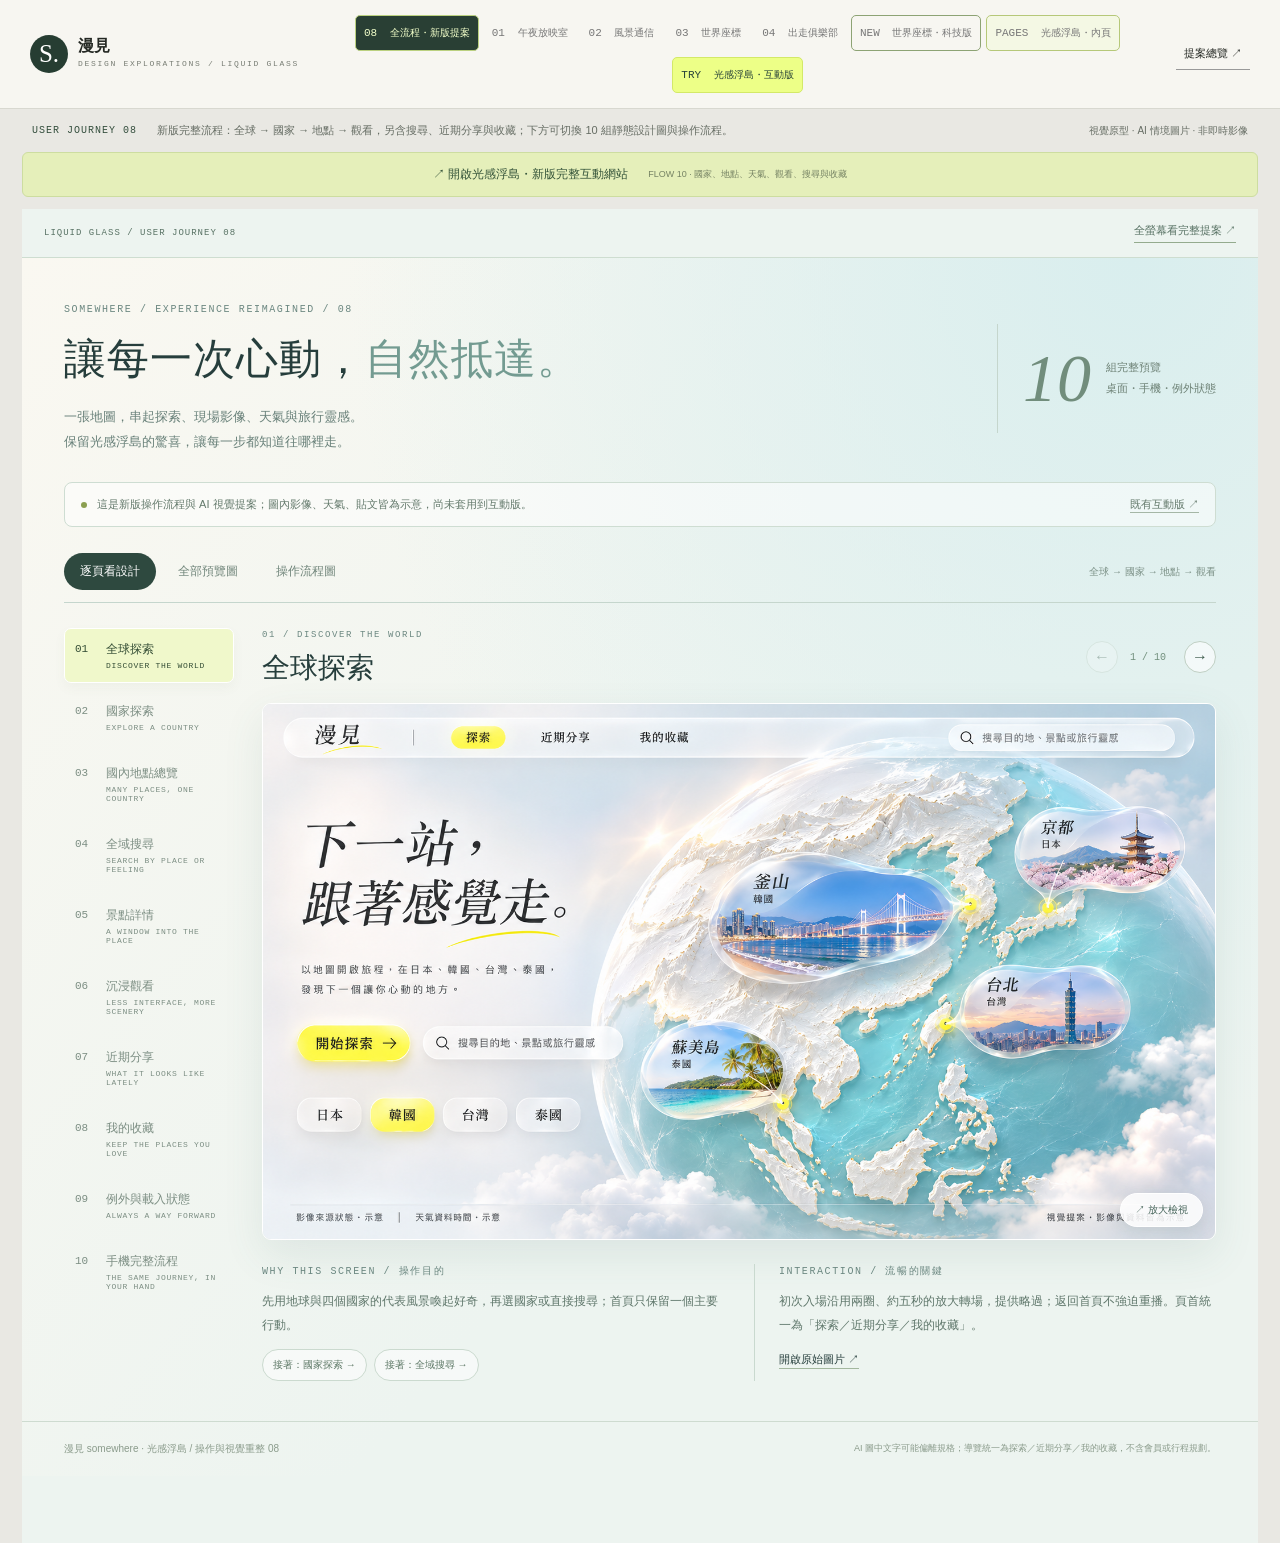
<file: preview/index.html>
<!doctype html>
<html lang="zh-Hant">
<head>
  <meta charset="UTF-8"><meta name="viewport" content="width=device-width, initial-scale=1">
  <title>漫見 somewhere — 世界座標科技視覺提案</title>
  <meta name="description" content="漫見旅遊探索設計預覽，包含光感浮島首頁、景點詳情、近期分享與收藏頁。">
  <link rel="stylesheet" href="styles.css?v=journey-08">
</head>
<body>
  <header class="studio">
    <a class="studio-brand" href="#journey"><span class="studio-mark">S.</span><span>漫見 <small>DESIGN EXPLORATIONS / LIQUID GLASS</small></span></a>
    <nav aria-label="切換視覺提案" id="design-tabs">
      <button data-design="journey">08 <span>全流程・新版提案</span></button>
      <button data-design="cinema">01 <span>午夜放映室</span></button>
      <button data-design="journal">02 <span>風景通信</span></button>
      <button data-design="atlas">03 <span>世界座標</span></button>
      <button data-design="play">04 <span>出走俱樂部</span></button>
      <button data-design="technology">NEW <span>世界座標・科技版</span></button>
      <button data-design="glasspages">PAGES <span>光感浮島・內頁</span></button>
      <button data-design="experience">TRY <span>光感浮島・互動版</span></button>
    </nav>
    <button class="compare-button" id="compare">提案總覽 ↗</button>
  </header>
  <aside class="design-note"><span id="note-number">DIRECTION 01</span><p id="note-text"></p><span class="demo-label">視覺原型 · AI 情境圖片 · 非即時影像</span></aside>
  <a class="live-preview-link" href="experience.html?v=flow-10">↗ 開啟光感浮島・新版完整互動網站 <small>FLOW 10 · 國家、地點、天氣、觀看、搜尋與收藏</small></a>
  <main id="app"></main>
  <footer class="studio-footer"><span>漫見 somewhere / 視覺設計研究</span><span>日本 · 韓國 · 台灣 · 泰國</span><span>設計圖資料皆為示意；互動版的影像來源與天氣依各區塊標示。</span></footer>
  <dialog id="detail"><button class="dialog-close" aria-label="關閉">✕</button><div id="detail-content"></div></dialog>
  <dialog id="concept-lightbox"><button class="dialog-close" aria-label="關閉大圖">✕</button><img id="concept-full" alt=""><p>AI 網頁概念圖 · 圖內內容與日期為示意 · 動效尚未實作</p></dialog>
  <dialog id="overview"><button class="dialog-close" aria-label="關閉">✕</button><p class="eyebrow">WAYS TO SEE THE WORLD</p><h2>選一種，開始看世界。</h2><div class="overview-grid"></div></dialog>
  <div class="toast" role="status" aria-live="polite"></div>
  <script src="app.js?v=flow-10"></script>
</body></html>
</file>
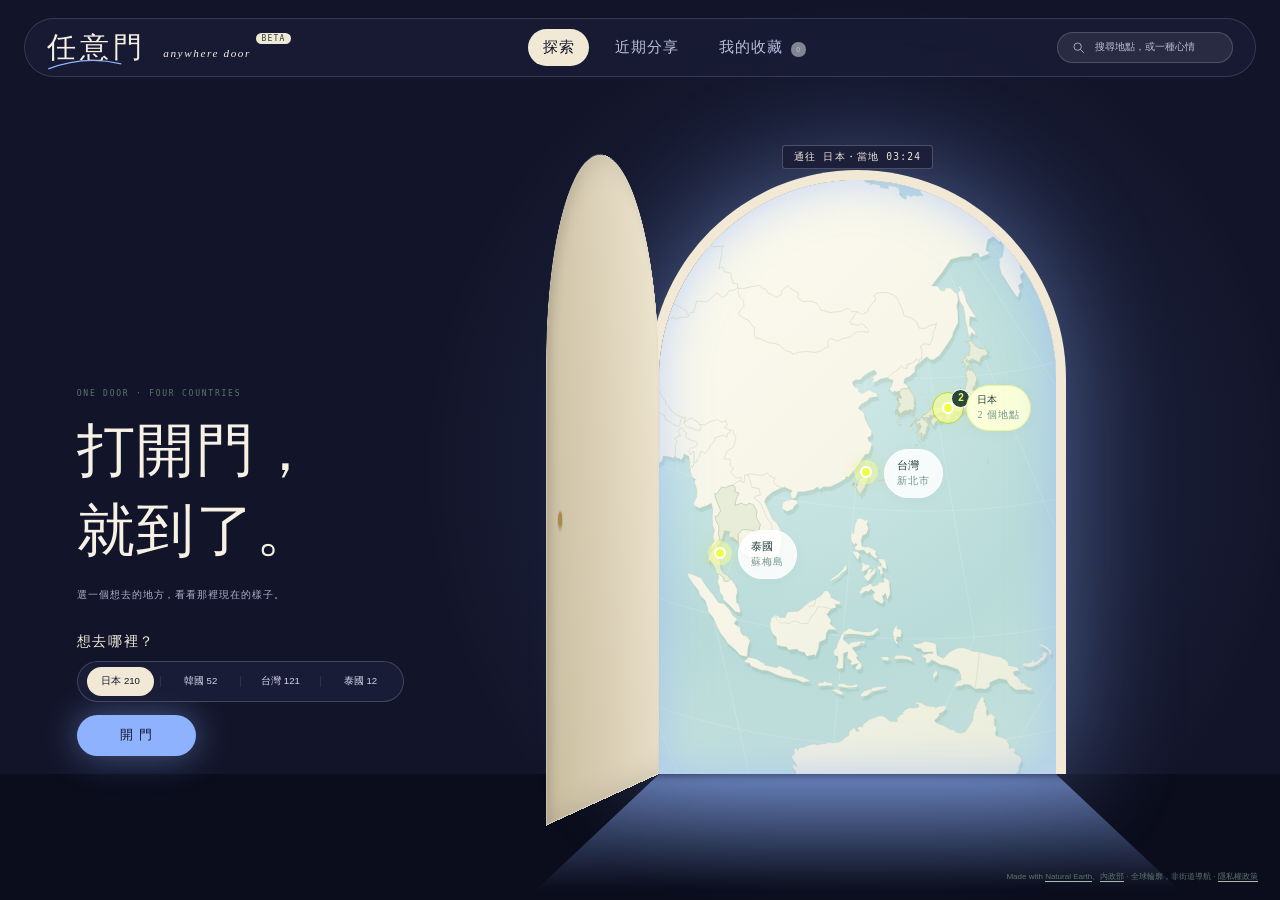
<file: preview/experience.html>
<!doctype html>
<html lang="zh-Hant">
<head>
  <meta charset="utf-8"><meta name="viewport" content="width=device-width,initial-scale=1">
  <meta name="referrer" content="strict-origin-when-cross-origin">
  <title>任意門 — 打開門，就到了</title>
  <meta name="description" content="選一個想去的地方，打開門，看看日本、韓國、台灣、泰國現在的樣子。">
  <link rel="stylesheet" href="globe.css?v=door-15">
  <link rel="stylesheet" href="experience-ui.css?v=door-15">
  <link rel="stylesheet" href="experience-fx.css?v=door-15">
  <link rel="stylesheet" href="door.css?v=door-15">
  <script defer src="vendor/d3.min.js"></script>
  <script defer src="assets/world-data.js"></script>
  <script defer src="assets/world-low-data.js"></script>
  <script defer src="assets/region-map-data.js"></script>
  <script defer src="globe-flight.js?v=door-15"></script>
  <script defer src="catalog.js?v=door-15"></script>
  <script defer src="weather.js?v=door-15"></script>
  <script defer src="media-player.js?v=door-15"></script>
  <script defer src="globe.js?v=door-15"></script>
  <script defer src="experience-ui.js?v=door-15"></script>
</head>
<body>
<svg class="wx-defs" aria-hidden="true" focusable="false">
  <symbol id="wx-sun" viewBox="0 0 24 24"><circle cx="12" cy="12" r="4"/><path d="M12 2v2.5M12 19.5V22M2 12h2.5M19.5 12H22M4.9 4.9l1.8 1.8M17.3 17.3l1.8 1.8M4.9 19.1l1.8-1.8M17.3 6.7l1.8-1.8"/></symbol>
  <symbol id="wx-moon" viewBox="0 0 24 24"><path d="M20 14.5A8 8 0 1 1 9.5 4a6.5 6.5 0 0 0 10.5 10.5z"/></symbol>
  <symbol id="wx-cloud" viewBox="0 0 24 24"><path d="M7 18h10a4 4 0 0 0 .6-7.96A6 6 0 0 0 6.1 11.1 3.5 3.5 0 0 0 7 18z"/></symbol>
  <symbol id="wx-partly" viewBox="0 0 24 24"><path d="M8 3v1.5M3.3 5.3l1.1 1.1M2 10h1.5M12.7 5.3l-1.1 1.1M5.6 11.5a3 3 0 0 1 5-3.2"/><path d="M9 20h8.5a3.5 3.5 0 0 0 .5-6.96A5 5 0 0 0 8.3 14 3 3 0 0 0 9 20z"/></symbol>
  <symbol id="wx-fog" viewBox="0 0 24 24"><path d="M7 13h10a4 4 0 0 0 .6-7.96A6 6 0 0 0 6.1 6.1 3.5 3.5 0 0 0 7 13z"/><path d="M5 17h14M8 21h8"/></symbol>
  <symbol id="wx-rain" viewBox="0 0 24 24"><path d="M7 14h10a4 4 0 0 0 .6-7.96A6 6 0 0 0 6.1 7.1 3.5 3.5 0 0 0 7 14z"/><path d="M8 17.5l-1 3M12 17.5l-1 3M16 17.5l-1 3"/></symbol>
  <symbol id="wx-snow" viewBox="0 0 24 24"><path d="M7 14h10a4 4 0 0 0 .6-7.96A6 6 0 0 0 6.1 7.1 3.5 3.5 0 0 0 7 14z"/><path d="M8 18.5h.01M12 18.5h.01M16 18.5h.01M10 21.5h.01M14 21.5h.01"/></symbol>
  <symbol id="wx-storm" viewBox="0 0 24 24"><path d="M7 14h10a4 4 0 0 0 .6-7.96A6 6 0 0 0 6.1 7.1 3.5 3.5 0 0 0 7 14z"/><path d="M12.5 15.5 10 19h3l-1.5 3"/></symbol>
  <symbol id="wx-drop" viewBox="0 0 24 24"><path d="M12 3s6 6.2 6 11a6 6 0 0 1-12 0c0-4.8 6-11 6-11z"/></symbol>
  <symbol id="wx-wind" viewBox="0 0 24 24"><path d="M3 9h10.5A2.5 2.5 0 1 0 11 6.5M3 14h15a2.5 2.5 0 1 1-2.5 2.5M3 19h7"/></symbol>
  <symbol id="wx-gauge" viewBox="0 0 24 24"><path d="M4.5 17a8.5 8.5 0 1 1 15 0M12 13l4-4.5"/><circle cx="12" cy="13" r="1"/></symbol>
  <symbol id="wx-up" viewBox="0 0 24 24"><path d="M12 19V5M6 11l6-6 6 6"/></symbol>
  <symbol id="wx-down" viewBox="0 0 24 24"><path d="M12 5v14M6 13l6 6 6-6"/></symbol>
  <symbol id="wx-sunrise" viewBox="0 0 24 24"><path d="M3 18h18M6.5 18a5.5 5.5 0 0 1 11 0M12 9V4M9 6.5 12 4l3 2.5"/></symbol>
  <symbol id="wx-sunset" viewBox="0 0 24 24"><path d="M3 18h18M6.5 18a5.5 5.5 0 0 1 11 0M12 4v5M9 6.5 12 9l3-2.5"/></symbol>
</svg>
<main class="world" id="world" data-page="home">
  <div class="room" aria-hidden="true"></div>
  <div class="map-surface" id="map-surface">
    <canvas id="globe" tabindex="0" role="application" aria-label="互動全球地圖：拖曳旋轉、滾輪縮放；鍵盤方向鍵旋轉，加減號縮放，Home 返回全球。也可使用國家按鈕。"></canvas>
    <svg id="connection" aria-hidden="true"><path id="connection-path"/></svg>
    <div id="markers" class="markers"></div>
  </div>
  <div class="door" aria-hidden="true"><i class="door-glow"></i><i class="door-leaf"></i></div>
  <p class="door-plaque"><span id="door-plaque"></span></p>
  <header class="world-header">
    <a href="experience.html" class="wordmark" aria-label="任意門首頁（Beta 測試版）">任意門 <em>anywhere door</em><span class="beta-badge" aria-hidden="true">BETA</span><svg viewBox="0 0 120 20" aria-hidden="true"><path d="M2 17Q58-5 116 9"/></svg></a>
    <nav class="primary-nav" aria-label="主要導覽"><button id="nav-explore" aria-current="page">探索</button><button id="nav-stories">近期分享</button><button id="nav-saved">我的收藏 <span id="nav-saved-count">0</span></button></nav>
    <button class="header-search" id="header-search" aria-label="開啟全域搜尋"><svg viewBox="0 0 24 24" fill="none" stroke="currentColor" stroke-width="1.5" aria-hidden="true"><circle cx="10" cy="10" r="6.5"/><path d="m15 15 6 6"/></svg><span>搜尋地點，或一種心情</span></button>
  </header>
    <nav class="country-dock glass" aria-label="飛往國家">
      <button data-destination="japan">日本</button><i></i><button data-destination="korea">韓國</button><i></i><button data-destination="taiwan">台灣</button><i></i><button data-destination="thailand">泰國</button>
    </nav>
    <button class="saved-toggle glass" id="saved-toggle" aria-expanded="false">♡ <span>我的靈感</span><b id="saved-count">0</b></button>
  <div class="explore-context" id="explore-context" hidden><nav class="breadcrumbs" aria-label="目前位置"><button id="breadcrumb-world">世界</button><span>／</span><button id="breadcrumb-country"></button><span id="breadcrumb-section"></span></nav><p class="overline" id="country-eyebrow">A LITTLE CLOSER</p><h1 id="country-heading">深入探索日本。</h1><p id="country-summary"></p></div>
  <div class="motion-tools glass" aria-label="轉場預覽控制"><button id="motion-toggle" aria-pressed="true"><span id="motion-status">轉場動效：開</span></button><span></span><button id="replay-flight">重播轉場 ↻</button><span></span><button id="library-toggle" aria-expanded="false">地點清單 ☷</button></div>
  <aside id="place-library" class="place-library glass" aria-label="國家內的地點與來源" hidden><button class="sheet-handle" id="sheet-handle" aria-label="展開或收起地點面板" aria-expanded="false"><span></span></button><div class="panel-title"><div><p class="overline">FIND YOUR NEXT WINDOW</p><h2 id="library-title">地點與來源</h2></div><button id="library-close" aria-label="返回國家探索">✕</button></div><p id="library-count" class="panel-note"></p><div class="library-filters"><label class="sr-only" for="place-query">搜尋這個國家的地點</label><input id="place-query" placeholder="搜尋地點、景點或地區…"><label class="sr-only" for="place-region">選擇地區</label><select id="place-region"><option value="">全部地區</option></select></div><div id="tier-switch" class="tier-switch" role="group" aria-label="顯示哪些景點" hidden><button data-tier="hot" aria-pressed="true"><i class="tier-dot" aria-hidden="true"></i>熱門 <b></b></button><button data-tier="all" aria-pressed="false"><i class="tier-dot general" aria-hidden="true"></i>含一般景點 <b></b></button></div><div id="place-list" class="place-list"></div><p class="library-disclosure">風景圖為示意；公開影像入口均待播放與即時性驗證。<a href="assets/source-inventory.json" target="_blank" rel="noopener">來源清單 ↗</a></p></aside>
  <section class="intro" id="intro">
    <p class="overline">ONE DOOR · FOUR COUNTRIES</p>
    <h1>打開門，<br>就到了。</h1>
    <p class="intro-copy">選一個想去的地方，看看那裡現在的樣子。</p>
    <p class="door-ask">想去哪裡？</p>
    <button class="begin" id="begin">開門</button>
  </section>
  <button class="skip-entry glass" id="skip-entry" hidden>略過轉場 →</button>
  <div class="world-label" aria-hidden="true"><span id="camera-label">GLOBAL VIEW</span><small id="camera-coords">25.0° N / 105.0° E</small></div>
  <aside class="map-controls glass" aria-label="地圖控制">
    <button id="zoom-in" aria-label="放大地球">＋</button><button id="zoom-out" aria-label="縮小地球">−</button><span></span><button id="reset" aria-label="返回全球視角">◎</button><button id="spin" aria-label="開啟自動旋轉" aria-pressed="false">↻</button>
  </aside>
  <div class="map-hint glass" id="map-hint">拖曳探索世界 <span>↔</span> 滾輪縮放</div>
  <article class="island glass" id="island" aria-labelledby="island-title">
    <button class="island-dismiss" id="island-dismiss" aria-label="收起風景窗口">−</button>
    <div class="island-image"><img id="island-photo" src="assets/cinema.webp" alt="日本風格示意圖，非所選地點現場"><div id="island-type"></div><span class="image-label">風格示意圖 · 非所選地點現場</span><button class="island-open" id="island-open" aria-label="查看原平台影像">▶</button></div>
    <div class="island-info"><div><p class="overline" id="island-country">京都 / 日本</p><h2 id="island-title">京都・祇園花見小路</h2><p id="island-desc">探索當地影像與天氣</p></div><button class="island-save" id="island-save" aria-label="收藏這個景點" aria-pressed="false">♡</button></div>
    <section class="weather-card" aria-label="當地天氣"><div id="weather-island"><p class="weather-headline">正在取得當地天氣…</p></div></section>
    <div class="island-bottom"><span id="local-time">當地時間 —</span><button id="island-details">探索這個地點 ↗</button></div>
  </article>
  <button class="restore-island glass" id="restore-island" hidden>展開風景窗口 ↗</button>
  <aside class="saved-panel glass" id="saved-panel" aria-label="已收藏的旅行靈感" hidden><div class="collection-heading"><div><p class="overline">KEEP THE PLACES YOU LOVE</p><h1>把心動，留給<br><em>下一次出發。</em></h1><p>收藏儲存在此裝置，隨時回到讓你心動的地方。</p></div><button id="saved-close" class="outline-pill">返回探索 ↗</button></div><div id="saved-filters" class="filter-pills" aria-label="依國家篩選收藏"></div><div id="saved-list"></div><button id="saved-start" class="yellow-pill">開始探索 →</button></aside>
  <section class="stories-page glass" id="stories-page" hidden aria-labelledby="stories-heading"><div class="collection-heading"><div><p class="overline">WHAT IT LOOKS LIKE LATELY</p><h1 id="stories-heading">看看，<br><em>最近的那裡。</em></h1><p>讓有日期的旅行分享，補上鏡頭以外的風景。</p></div><button id="stories-back" class="outline-pill">返回探索 ↗</button></div><div class="stories-filters"><label>目的地<select id="stories-country"><option value="">全部國家</option><option value="japan">日本</option><option value="korea">韓國</option><option value="taiwan">台灣</option><option value="thailand">泰國</option></select></label><div class="filter-pills" aria-label="貼文日期篩選"><button data-period="7" aria-pressed="true">最近 7 天</button><button data-period="30" aria-pressed="false">最近 30 天</button></div></div><div class="stories-empty"><span class="empty-orbit" aria-hidden="true">✧</span><p class="overline">STORIES ARE ON THEIR WAY</p><h2>下一段旅行故事，還在路上。</h2><p id="stories-empty-copy">近期社群貼文尚未串接。先從當地影像與天氣，認識一個地方。</p><button id="stories-explore" class="yellow-pill">看看這裡的風景 →</button></div><div id="stories-suggestions" class="story-suggestions"></div></section>
  <footer class="map-footer"><span>Made with <a href="https://www.naturalearthdata.com/" target="_blank" rel="noopener">Natural Earth</a>、<a href="https://data.gov.tw/dataset/7441" target="_blank" rel="noopener" title="台灣海岸線與縣市界線：內政部國土測繪中心（政府資料開放授權）；日本、韓國：Natural Earth">內政部</a> · 全球輪廓，非街道導航 · <a href="privacy.html">隱私權政策</a><a data-feedback hidden target="_blank" rel="noopener"> · 意見回報</a></span><span>FLOW 10 / 175 個地點 · 模型天氣 · 候選影像來源</span></footer>
  <nav class="mobile-nav glass" aria-label="手機主要導覽"><button data-mobile-nav="explore" aria-current="page">◎<span>探索</span></button><button data-mobile-nav="stories">◷<span>近期</span></button><button data-mobile-nav="saved">♡<span>收藏</span></button></nav>
  <div class="undo-toast glass" id="undo-toast" role="status" hidden><span>已移除收藏</span><button id="undo-save">復原</button><button id="undo-dismiss" aria-label="關閉復原提示">✕</button></div>
  <div id="status" class="status-toast" role="status" aria-live="polite"></div>
  <noscript><p class="error-banner">請啟用 JavaScript，以操作全球地圖。</p></noscript>
</main>
<dialog id="search-dialog" class="search-dialog" aria-labelledby="search-heading"><header><div><p class="overline">SEARCH BY PLACE OR FEELING</p><h2 id="search-heading">你想看見什麼風景？</h2></div><button id="search-close" aria-label="關閉搜尋">✕</button></header><form id="global-search-form" role="search"><label class="sr-only" for="global-query">地點、城市或旅行情境</label><input id="global-query" placeholder="試試「海邊」、「京都」或「高美濕地」" autocomplete="off"><button class="yellow-pill" type="submit">搜尋 ↗</button></form><div id="search-countries" class="filter-pills" aria-label="搜尋國家"></div><div class="search-moods" aria-label="建議搜尋"><span>跟著感覺走</span><button data-mood="海邊">海邊</button><button data-mood="山景">山景</button><button data-mood="城市">城市</button><button data-mood="日落">日落</button></div><p id="global-result-count" role="status"></p><div id="global-results" class="global-results"></div><button id="search-more" class="outline-pill" hidden>顯示更多地點 ↓</button><p class="search-note">卡片風景為示意；來源入口與天氣，請進入景點查看。</p></dialog>
<dialog id="destination-dialog" class="destination-dialog">
  <div class="detail-navigation"><button id="detail-back">← <span id="detail-back-label">返回探索</span></button><p id="detail-breadcrumb"></p><button id="watch-return" hidden>返回景點資訊 ↗</button></div>
  <button class="dialog-close" id="dialog-close" aria-label="關閉景點詳情">✕</button>
  <div class="destination-visual"><img id="detail-photo" alt=""><div id="detail-type"></div><span id="detail-image-label">風景示意圖 · 非所選地點現場</span><div id="media-viewer" hidden></div><button id="watch-start" class="yellow-pill watch-start">▶ 觀看現場候選影像</button></div>
  <section id="media-controls" class="media-controls" aria-label="原平台影像來源" hidden>
    <div class="media-heading"><p class="overline">WINDOW TO THE PLACE / 原平台影像</p><span class="candidate-badge">候選來源・待驗證</span></div>
    <label class="media-source-label" for="media-source">選擇來源<select id="media-source"></select></label>
    <p id="media-provider" class="media-provider"></p><p id="media-location-note" class="media-location-note"></p>
    <p id="media-status" class="media-status" role="status" aria-live="polite">候選來源・播放與即時狀態待確認</p>
    <div class="media-actions"><button id="media-play">播放原平台影像 ▶</button><button id="media-preview">返回情境圖片</button><a id="media-original" target="_blank" rel="noopener noreferrer">前往原站 ↗</a></div>
    <div class="media-links"><a id="media-fallback" target="_blank" rel="noopener noreferrer">其他來源／最新影像 ↗</a><a id="media-reference" target="_blank" rel="noopener noreferrer">收錄依據 ↗</a><a data-feedback hidden target="_blank" rel="noopener">回報影片失效或地點錯誤 ↗</a><a id="media-preview-link" href="http://127.0.0.1:4173/experience.html" target="_blank" rel="noopener" hidden>開啟本機預覽網址 ↗</a></div>
    <p class="media-disclosure">點擊播放後才連接 YouTube。影片內容、廣告與播放限制由原平台提供；能播放不代表一定是即時直播。</p>
  </section>
  <div class="destination-body"><p class="overline" id="detail-location"></p><h2 id="detail-title"></h2><p id="detail-description"></p><div class="detail-metadata"><span id="detail-coordinates"></span><span>直播來源待驗證</span><span>天氣依參考點估算</span></div><section class="detail-weather"><div class="weather-title"><h3>當地天氣</h3><span id="weather-state">Open-Meteo</span><button id="weather-refresh">重新整理 ↻</button></div><div id="weather-detail"></div><a href="https://open-meteo.com/" target="_blank" rel="noopener noreferrer">天氣來源：Open-Meteo ↗</a></section><div class="detail-actions"><button id="detail-save">♡ 收藏這個地方</button><button id="detail-next">探索下一站 ↗</button></div><section class="recent-placeholder"><p class="overline">RECENT STORIES</p><h3>最近，有人替你先去看了。</h3><p>近期社群分享尚未收錄；目前已整合公開影像來源與參考點天氣。</p></section></div>
</dialog>
</body></html>
</file>
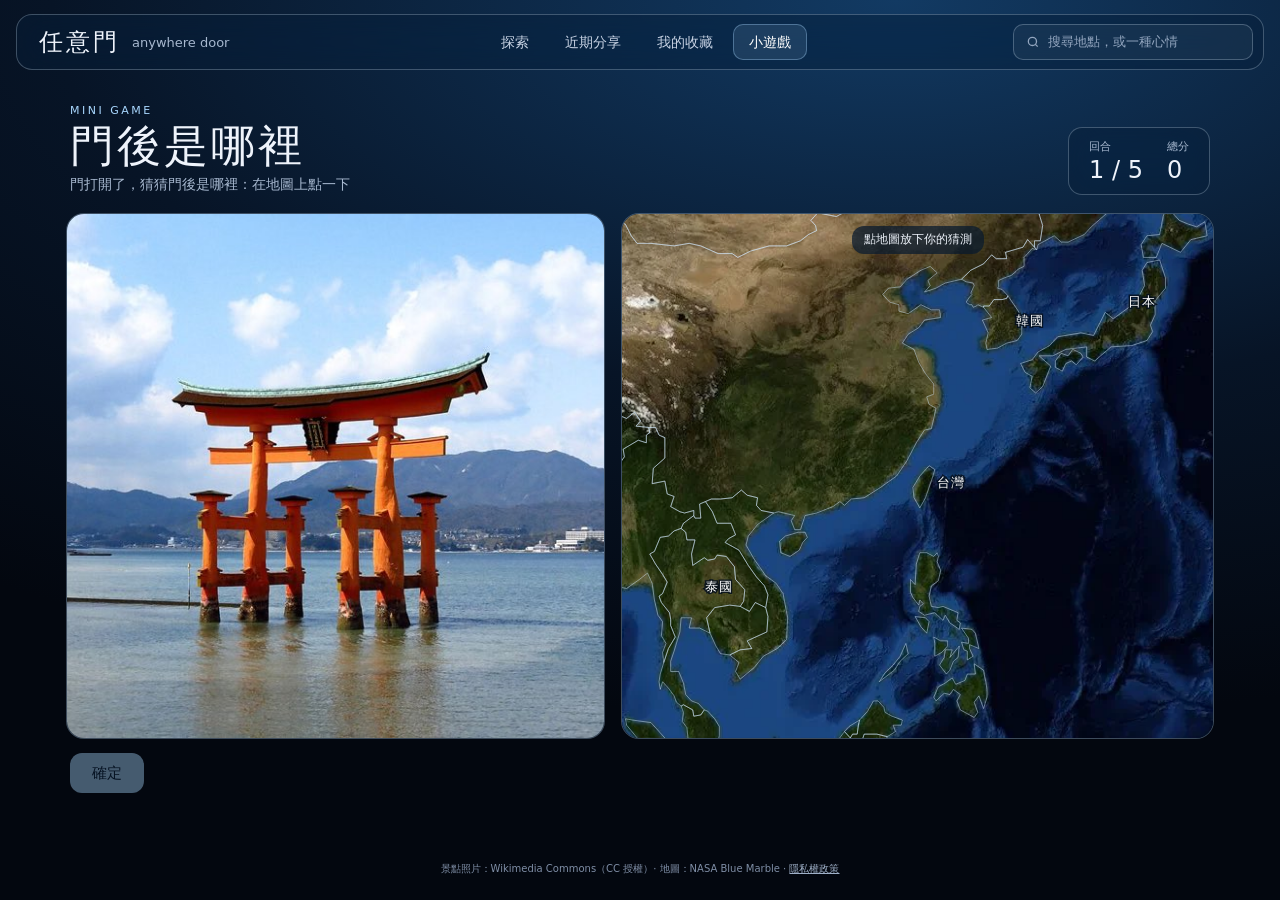
<file: preview/game.html>
<!doctype html>
<html lang="zh-Hant">
<head>
<meta charset="utf-8"><meta name="viewport" content="width=device-width,initial-scale=1">
<link rel="icon" href="data:image/svg+xml,%3Csvg xmlns=%22http://www.w3.org/2000/svg%22 viewBox=%220 0 32 32%22%3E%3Cpath d=%22M7 30V14a9 9 0 0 1 18 0v16z%22 fill=%22%23a9d8ff%22/%3E%3C/svg%3E">
<meta name="referrer" content="strict-origin-when-cross-origin">
<title>任意門 — 門後是哪裡</title>
<meta name="description" content="看一張風景照，在地圖上猜它在哪裡。5 題，離得越近分數越高，還能把同樣 5 題丟給朋友挑戰。">
<link rel="stylesheet" href="site.css?v=door-25">
<link rel="stylesheet" href="game.css?v=door-25">
<script src="catalog.js?v=door-25"></script>
<script type="module" src="game.js?v=door-25"></script>
</head>
<body>
<header class="bar glass">
<a class="logo" href="./" aria-label="任意門 首頁"><b>任意門</b><i>anywhere door</i></a>
<nav class="nav" aria-label="主選單"><a id="nav-explore" href="./">探索</a><button type="button" id="nav-recent" data-sheet="recent">近期<span class="lbl">分享</span></button><button type="button" id="nav-saved" data-sheet="saved"><span class="lbl">我的</span>收藏<span class="n" id="saved-n" hidden></span></button><a id="nav-game" href="game.html" aria-current="page"><span class="lbl">小</span>遊戲</a></nav>
<button type="button" class="search" id="open-search" aria-label="搜尋地點"><svg width="14" height="14" viewBox="0 0 24 24" fill="none" stroke="currentColor" stroke-width="2.2" aria-hidden="true"><circle cx="11" cy="11" r="7"/><path d="M20 20l-4-4"/></svg><span>搜尋地點，或一種心情</span></button>
</header>

<main class="game">
  <div class="g-head">
    <div><p class="k">MINI GAME</p><h1>門後是哪裡</h1><p class="sub" id="gSub">門打開了，猜猜門後是哪裡：在地圖上點一下</p></div>
    <dl class="g-score glass"><div><dt>回合</dt><dd id="gRound">1 / 5</dd></div><div><dt>總分</dt><dd id="gTotal">0</dd></div></dl>
  </div>
  <div class="g-grid">
    <figure class="photo glass"><img id="gImg" alt="要猜的景點照片"><figcaption id="gReveal" hidden></figcaption></figure>
    <div class="mapcol glass">
      <svg id="map" role="application" tabindex="0" aria-label="東亞與東南亞衛星地圖。點一下放下猜測；也可以用方向鍵移動、Enter 確定"></svg>
      <p class="hint" id="mapHint">點地圖放下你的猜測</p>
    </div>
  </div>
  <div class="g-bar"><button class="btn" id="gGo" type="button" disabled>確定</button><p class="result" id="gResult" aria-live="polite"></p></div>

  <section class="final glass" id="final" hidden aria-labelledby="fTitle">
    <p class="k" id="fTotal"></p>
    <h2 id="fTitle"></h2>
    <p class="vs" id="fVs"></p>
    <ol id="fLog"></ol>
    <div class="share">
      <code id="fLink"></code>
      <button class="btn" type="button" id="fCopy">複製挑戰連結</button>
      <a class="ghost" id="fThreads" target="_blank" rel="noopener noreferrer">發到 Threads ↗</a>
      <button class="ghost" type="button" id="fAgain">再玩一次</button>
    </div>
  </section>
</main>
<div class="toast glass" id="toast" role="status"></div>
<p class="foot">景點照片：Wikimedia Commons（CC 授權）· 地圖：NASA Blue Marble · <a href="privacy.html">隱私權政策</a></p>
</body>
</html>
</file>
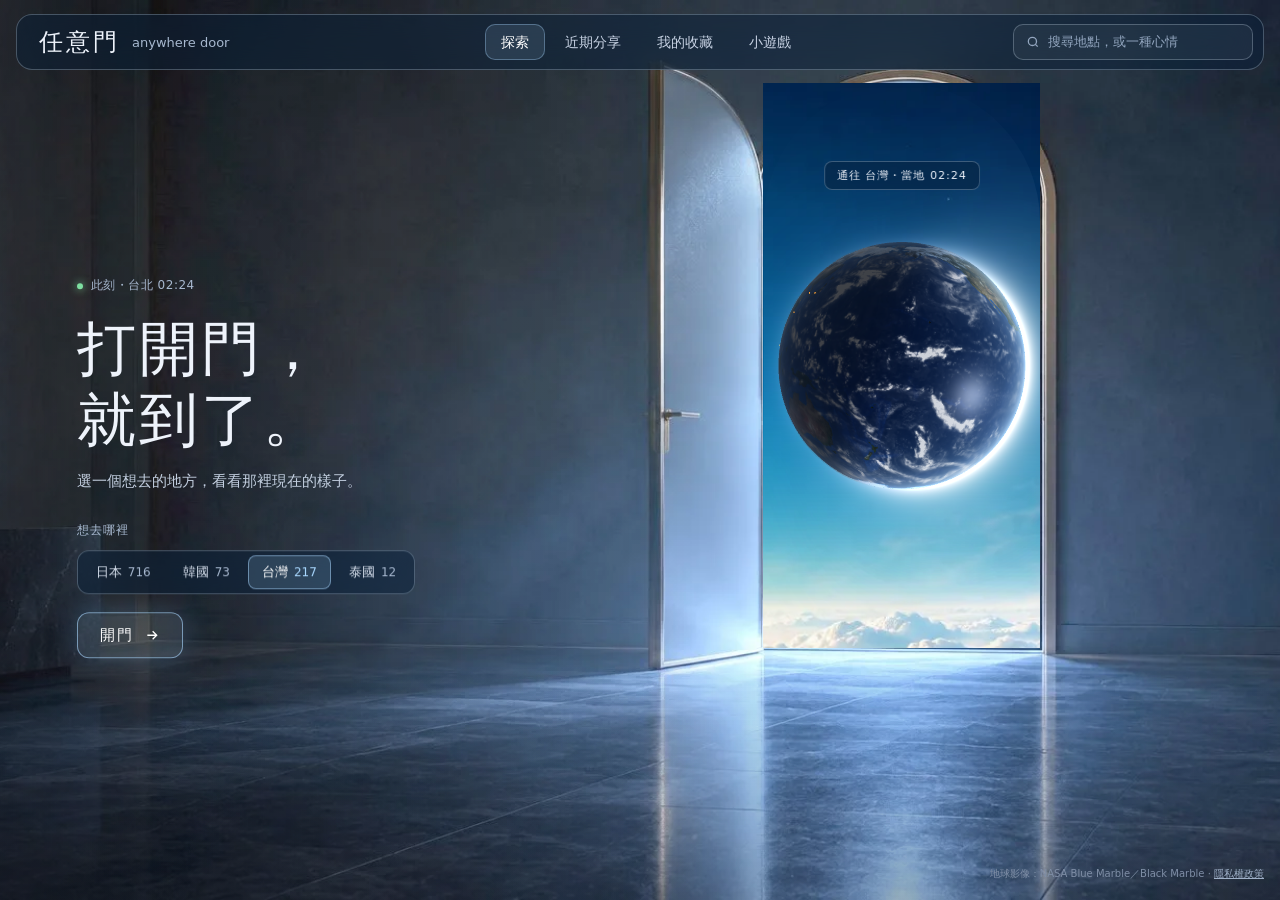
<file: preview/home.html>
<!doctype html>
<html lang="zh-Hant">
<head>
<meta charset="utf-8"><meta name="viewport" content="width=device-width,initial-scale=1">
<link rel="icon" href="data:image/svg+xml,%3Csvg xmlns=%22http://www.w3.org/2000/svg%22 viewBox=%220 0 32 32%22%3E%3Cpath d=%22M7 30V14a9 9 0 0 1 18 0v16z%22 fill=%22%23a9d8ff%22/%3E%3C/svg%3E">
<meta name="referrer" content="strict-origin-when-cross-origin">
<title>任意門 — 打開門，就到了</title>
<meta name="description" content="選一個想去的地方，打開門，看看日本、韓國、台灣、泰國現在的樣子。">
<link rel="stylesheet" href="site.css?v=door-25">
<link rel="stylesheet" href="home.css?v=door-25">
<script src="catalog.js?v=door-25"></script>
<script type="module" src="home.js?v=door-25"></script>
</head>
<body>
<img id="bg" src="assets/door/room.webp" alt="" width="1536" height="864">
<div id="skybg" aria-hidden="true"></div>
<canvas id="sky" role="img" aria-label="門洞裡的寫實地球，顯示目前的白天與黑夜"></canvas>
<div id="fg" aria-hidden="true"></div>
<div class="vignette" aria-hidden="true"></div>

<header class="bar glass">
<a class="logo" href="./" aria-label="任意門 首頁"><b>任意門</b><i>anywhere door</i></a>
<nav class="nav" aria-label="主選單"><a id="nav-explore" href="./" aria-current="page">探索</a><button type="button" id="nav-recent" data-sheet="recent">近期<span class="lbl">分享</span></button><button type="button" id="nav-saved" data-sheet="saved"><span class="lbl">我的</span>收藏<span class="n" id="saved-n" hidden></span></button><a id="nav-game" href="game.html"><span class="lbl">小</span>遊戲</a></nav>
<button type="button" class="search" id="open-search" aria-label="搜尋地點"><svg width="14" height="14" viewBox="0 0 24 24" fill="none" stroke="currentColor" stroke-width="2.2" aria-hidden="true"><circle cx="11" cy="11" r="7"/><path d="M20 20l-4-4"/></svg><span>搜尋地點，或一種心情</span></button>
</header>

<div class="sign glass" id="sign" aria-live="polite"></div>

<section class="copy" id="copy">
<div class="now"><i></i><span id="here"></span></div>
<h1>打開門，<br>就到了。</h1>
<p class="lead">選一個想去的地方，看看那裡現在的樣子。</p>
<p class="label">想去哪裡</p>
<div class="seg glass" role="group" aria-label="選擇國家" id="seg"></div><br>
<button class="go" id="open" type="button">開門 <svg width="16" height="16" viewBox="0 0 24 24" fill="none" stroke="currentColor" stroke-width="2" aria-hidden="true"><path d="M5 12h14M13 6l6 6-6 6"/></svg></button>
</section>

<section class="hud2 glass" aria-label="各地門數"><h3>DOORS BY REGION</h3><div id="rows"></div></section>
<aside class="hud glass" aria-live="polite">
<div class="k">你現在打開的門通往</div>
<h2 id="hudN"></h2>
<div class="city" id="hudC"></div>
<div class="stats"><div><b id="hudCount"></b><span>扇門</span></div><div><b id="hudTime"></b><span>當地時間</span></div><div><b id="hudDay"></b><span>現在</span></div></div>
<a class="go enter" id="enter" href="country.html">看即時影像 →</a>
</aside>
<div class="dock"><div class="seg glass" role="group" aria-label="選擇國家" id="seg2"></div><button class="close glass" id="close" type="button">關門</button></div>
<div class="load" id="load"><div><p>門後的世界載入中</p></div></div>
<div class="toast glass" id="toast" role="status"></div>
<p class="foot">地球影像：NASA Blue Marble／Black Marble · <a href="privacy.html">隱私權政策</a></p>
</body>
</html>
</file>
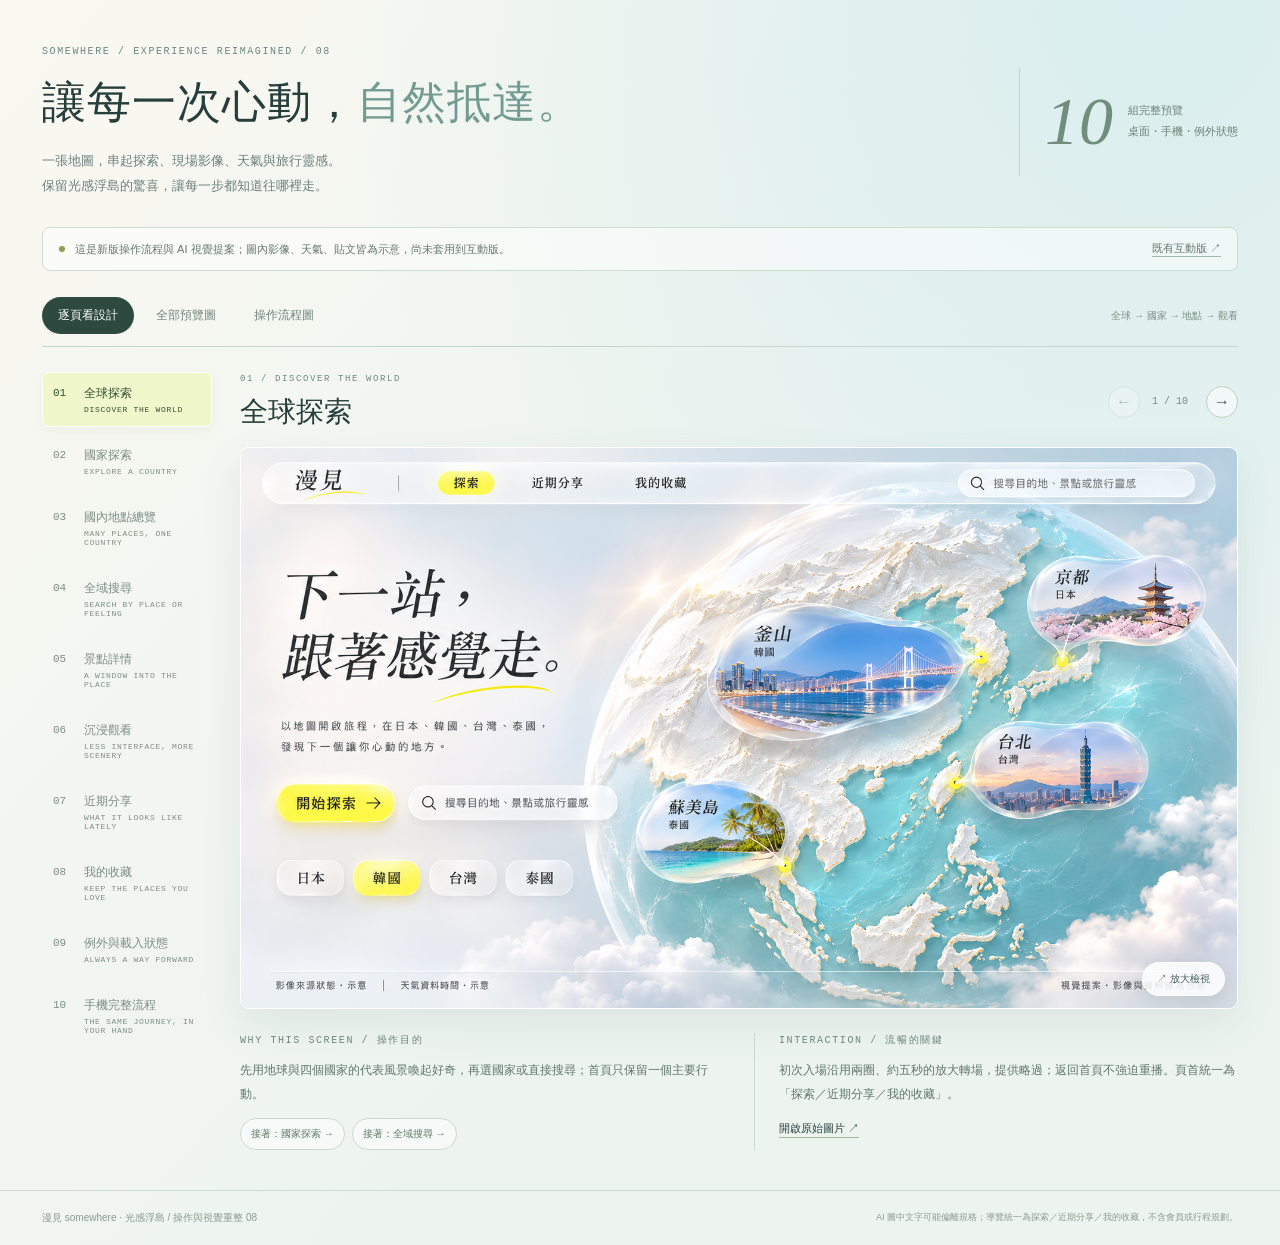
<file: preview/journey.html>
<!doctype html>
<html lang="zh-Hant">
<head>
  <meta charset="utf-8"><meta name="viewport" content="width=device-width,initial-scale=1">
  <title>漫見｜完整操作與視覺提案</title>
  <link rel="stylesheet" href="journey.css?v=journey-08">
</head>
<body>
  <header class="intro">
    <div><p class="kicker">SOMEWHERE / EXPERIENCE REIMAGINED / 08</p><h1>讓每一次心動，<em>自然抵達。</em></h1><p class="lead">一張地圖，串起探索、現場影像、天氣與旅行靈感。<br>保留光感浮島的驚喜，讓每一步都知道往哪裡走。</p></div>
    <div class="edition"><span>10</span><p>組完整預覽<br>桌面・手機・例外狀態</p></div>
  </header>
  <div class="notice"><span class="dot"></span><p>這是新版操作流程與 AI 視覺提案；圖內影像、天氣、貼文皆為示意，尚未套用到互動版。</p><a href="experience.html?v=flow-10" target="_blank" rel="noopener">既有互動版 ↗</a></div>
  <nav class="view-tabs" aria-label="預覽顯示方式"><button data-view="detail" aria-pressed="true">逐頁看設計</button><button data-view="overview" aria-pressed="false">全部預覽圖</button><button data-view="flow" aria-pressed="false">操作流程圖</button><span>全球 → 國家 → 地點 → 觀看</span></nav>
  <main>
    <section id="detail-view" class="detail-layout" aria-label="逐頁設計預覽">
      <nav id="screen-nav" class="screen-nav" aria-label="選擇操作畫面"></nav>
      <div class="screen-main">
        <header class="screen-heading"><div><p id="screen-tag" class="kicker"></p><h2 id="screen-title"></h2></div><div class="paging"><button id="previous" aria-label="上一張預覽">←</button><span id="position" aria-live="polite"></span><button id="next" aria-label="下一張預覽">→</button></div></header>
        <figure class="stage"><button id="zoom" aria-label="放大目前設計預覽"><img id="hero" alt="" fetchpriority="high"><span class="zoom-label">↗ 放大檢視</span></button></figure>
        <div class="design-copy"><div><p class="kicker">WHY THIS SCREEN / 操作目的</p><p id="intent"></p><div id="next-links" class="next-links"></div></div><div><p class="kicker">INTERACTION / 流暢的關鍵</p><p id="interaction"></p><a id="original" target="_blank" rel="noopener">開啟原始圖片 ↗</a></div></div>
      </div>
    </section>
    <section id="overview-view" hidden aria-label="全部預覽圖"><div class="section-heading"><p class="kicker">THE COMPLETE PICTURE</p><h2>從第一眼，到下一次出發。</h2><p>點選任一張，回到對應的畫面與操作說明。</p></div><div id="overview-grid" class="overview-grid"></div></section>
    <section id="flow-view" hidden aria-label="完整操作流程"><div class="section-heading"><p class="kicker">ONE MAP. ONE CONTINUOUS JOURNEY.</p><h2>探索不必一直重新開始。</h2><p>點擊流程節點，查看對應設計；返回時保留國家、位置、篩選與清單捲動。</p></div>
      <div class="flow-scroll"><svg viewBox="0 0 1040 440" role="img" aria-labelledby="flow-title flow-desc"><title id="flow-title">漫見完整操作流程</title><desc id="flow-desc">從全球到國家、地點總覽、景點詳情與觀看影像；搜尋、近期分享、收藏都可以回到景點，錯誤狀態可恢復。</desc><defs><marker id="arrow" markerWidth="8" markerHeight="8" refX="7" refY="4" orient="auto"><path d="M0 0L8 4L0 8" fill="#7a9992"/></marker></defs><g fill="none" stroke="#a6bdb6" stroke-width="1.5" marker-end="url(#arrow)"><path d="M192 164H226M388 164H422M584 164H618M780 164H814"/><path d="M111 112V62H699V112M503 112V62M307 216V270H699V216M699 216V352H895V216"/></g>
      <g class="flow-node" data-screen="world" role="link" tabindex="0" aria-label="查看全球探索"><title>從地球與國家入口開始探索</title><rect x="30" y="112" width="162" height="104"/><text x="52" y="144" class="tiny">01 / DISCOVER</text><text x="52" y="179">全球探索</text></g>
      <g class="flow-node" data-screen="country" role="link" tabindex="0" aria-label="查看國家探索"><title>保留地球背景，以單一面板探索國家</title><rect x="226" y="112" width="162" height="104"/><text x="248" y="144" class="tiny">02 / COUNTRY</text><text x="248" y="179">國家探索</text></g>
      <g class="flow-node" data-screen="locations" role="link" tabindex="0" aria-label="查看地點總覽"><title>利用區域、關鍵字和地圖篩選一國多地點</title><rect x="422" y="112" width="162" height="104"/><text x="444" y="144" class="tiny">03 / PLACES</text><text x="444" y="179">地點總覽</text></g>
      <g class="flow-node accent" data-screen="place" role="link" tabindex="0" aria-label="查看景點詳情"><title>整合景點影像、天氣、來源及收藏入口</title><rect x="618" y="112" width="162" height="104"/><text x="640" y="144" class="tiny">05 / DESTINATION</text><text x="640" y="179">景點詳情</text></g>
      <g class="flow-node" data-screen="watch" role="link" tabindex="0" aria-label="查看沉浸觀看"><title>保持完整播放器並提供切換來源及返回地點</title><rect x="814" y="112" width="162" height="104"/><text x="836" y="144" class="tiny">06 / WATCH</text><text x="836" y="179">沉浸觀看</text></g>
      <g class="flow-node small" data-screen="search" role="link" tabindex="0" aria-label="查看全域搜尋"><title>搜尋直接抵達景點，不必逐層進入</title><rect x="270" y="32" width="160" height="60"/><text x="290" y="69">04 全域搜尋</text></g>
      <g class="flow-node small" data-screen="stories" role="link" tabindex="0" aria-label="查看近期分享"><title>以近期分享補充旅遊靈感，再回到相關景點</title><rect x="280" y="240" width="160" height="60"/><text x="300" y="277">07 近期分享</text></g>
      <g class="flow-node small" data-screen="saved" role="link" tabindex="0" aria-label="查看我的收藏"><title>收藏留在此裝置，隨時回到原景點</title><rect x="470" y="240" width="160" height="60"/><text x="490" y="277">08 我的收藏</text></g>
      <g class="flow-node small" data-screen="states" role="link" tabindex="0" aria-label="查看例外狀態"><title>載入、搜尋空結果、影像失效、天氣失效都有恢復操作</title><rect x="750" y="322" width="200" height="60"/><text x="770" y="359">09 例外狀態與恢復</text></g>
      <text x="32" y="394" class="flow-foot">手機版沿用相同流程，資訊改成可拖曳底部面板。</text></svg></div>
      <div class="principles"><article><span>01</span><h3>一次，只做一個選擇。</h3><p>只打開當前需要的面板，地圖與清單互相對應。</p></article><article><span>02</span><h3>看風景，也看得懂資料。</h3><p>天氣時間、估算性質與來源狀態一起呈現。</p></article><article><span>03</span><h3>前進有驚喜，返回有記憶。</h3><p>入場兩圈五秒可略過；國家間走最短路徑，頁面返回保留上下文。</p></article></div>
    </section>
  </main>
  <footer>漫見 somewhere · 光感浮島 / 操作與視覺重整 08 <span>AI 圖中文字可能偏離規格；導覽統一為探索／近期分享／我的收藏，不含會員或行程規劃。</span></footer>
  <dialog id="lightbox" aria-label="設計預覽大圖"><div class="lightbox-toolbar"><p id="zoom-title"></p><button id="close-zoom" aria-label="關閉大圖">關閉 ✕</button></div><img id="zoom-image" alt=""><p class="lightbox-note">可捲動檢視原尺寸圖片；按 Esc 關閉。</p></dialog>
  <script src="journey.js?v=journey-08"></script>
</body></html>
</file>
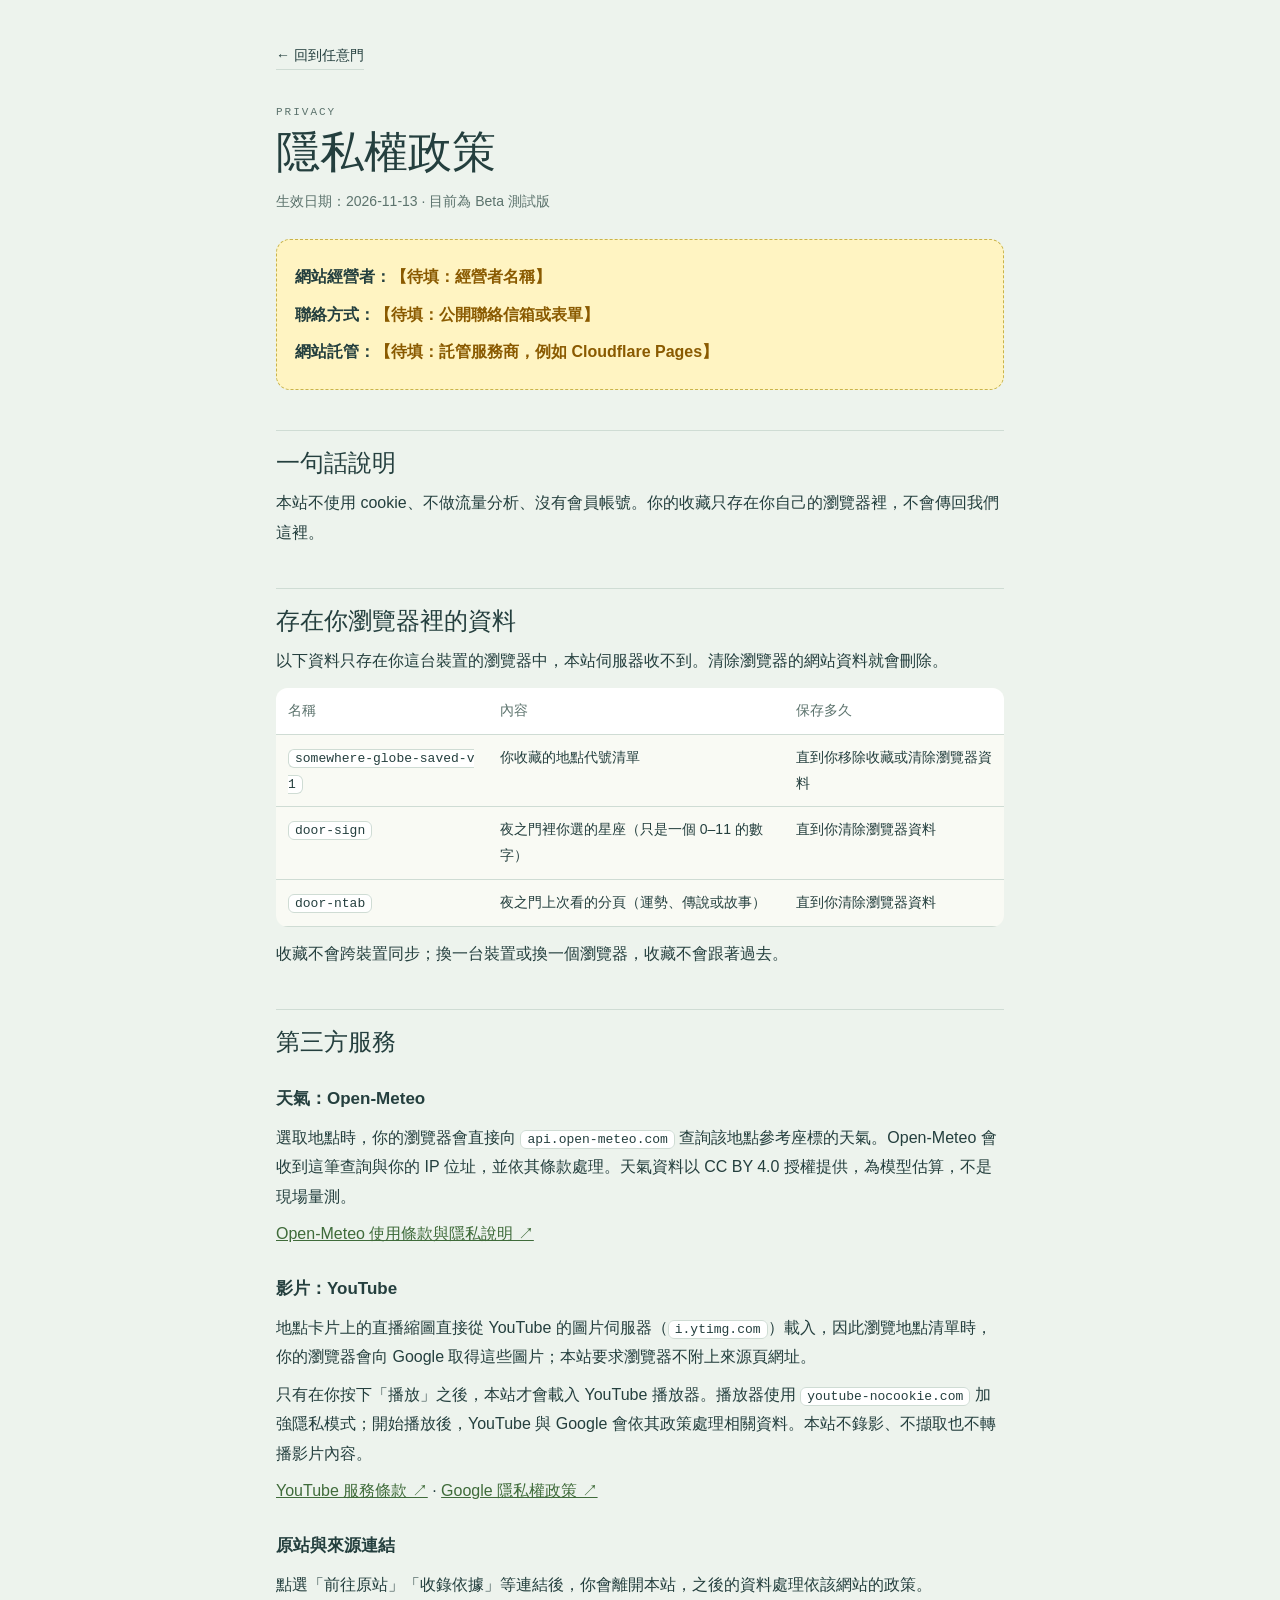
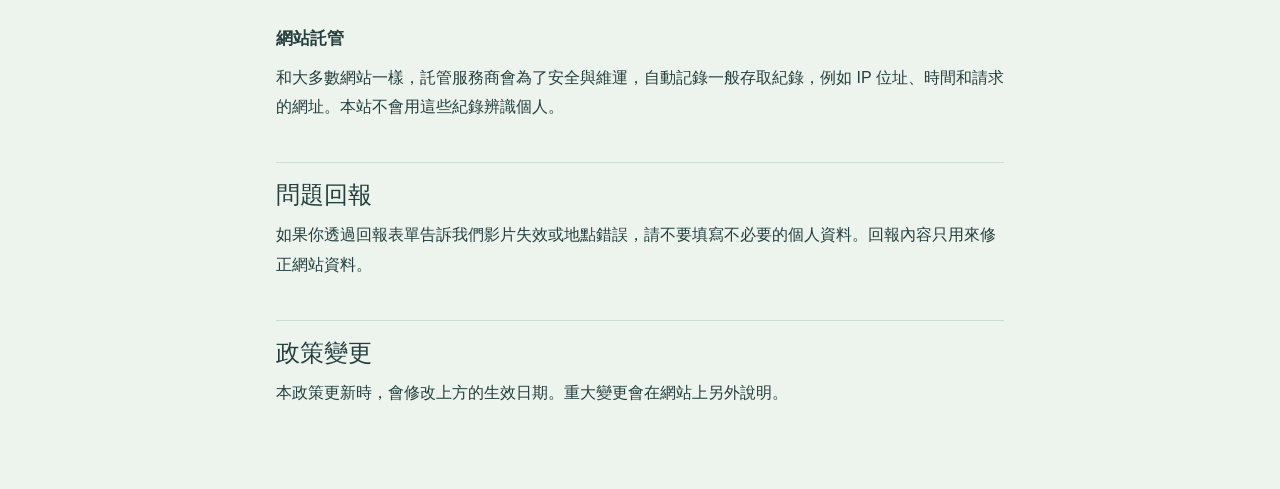
<file: preview/privacy.html>
<!doctype html>
<html lang="zh-Hant">
<head>
  <meta charset="utf-8"><meta name="viewport" content="width=device-width,initial-scale=1">
  <meta name="referrer" content="strict-origin-when-cross-origin">
  <title>隱私權政策 — 任意門</title>
  <meta name="description" content="任意門如何處理瀏覽器本機資料，以及天氣與影片第三方服務的連線方式。">
  <link rel="stylesheet" href="privacy.css?v=flow-10">
</head>
<body>
<main class="policy">
  <a class="back" href="./">← 回到任意門</a>
  <p class="overline">PRIVACY</p>
  <h1>隱私權政策</h1>
  <p class="meta">生效日期：2026-11-13 · 目前為 Beta 測試版</p>

  <!-- 上線前必填：沒有填寫經營者與聯絡方式，不應公開部署（見 docs/上線檢查清單.md）。 -->
  <section class="todo" aria-label="上線前待填資訊">
    <p><strong>網站經營者：</strong><span class="placeholder">【待填：經營者名稱】</span></p>
    <p><strong>聯絡方式：</strong><span class="placeholder">【待填：公開聯絡信箱或表單】</span></p>
    <p><strong>網站託管：</strong><span class="placeholder">【待填：託管服務商，例如 Cloudflare Pages】</span></p>
  </section>

  <h2>一句話說明</h2>
  <p>本站不使用 cookie、不做流量分析、沒有會員帳號。你的收藏只存在你自己的瀏覽器裡，不會傳回我們這裡。</p>

  <h2>存在你瀏覽器裡的資料</h2>
  <p>以下資料只存在你這台裝置的瀏覽器中，本站伺服器收不到。清除瀏覽器的網站資料就會刪除。</p>
  <table>
    <thead><tr><th>名稱</th><th>內容</th><th>保存多久</th></tr></thead>
    <tbody>
      <tr><td><code>somewhere-globe-saved-v1</code></td><td>你收藏的地點代號清單</td><td>直到你移除收藏或清除瀏覽器資料</td></tr>
      <tr><td><code>door-sign</code></td><td>夜之門裡你選的星座（只是一個 0–11 的數字）</td><td>直到你清除瀏覽器資料</td></tr>
      <tr><td><code>door-ntab</code></td><td>夜之門上次看的分頁（運勢、傳說或故事）</td><td>直到你清除瀏覽器資料</td></tr>
    </tbody>
  </table>
  <p>收藏不會跨裝置同步；換一台裝置或換一個瀏覽器，收藏不會跟著過去。</p>

  <h2>第三方服務</h2>
  <h3>天氣：Open-Meteo</h3>
  <p>選取地點時，你的瀏覽器會直接向 <code>api.open-meteo.com</code> 查詢該地點參考座標的天氣。Open-Meteo 會收到這筆查詢與你的 IP 位址，並依其條款處理。天氣資料以 CC BY 4.0 授權提供，為模型估算，不是現場量測。</p>
  <p><a href="https://open-meteo.com/en/terms" target="_blank" rel="noopener noreferrer">Open-Meteo 使用條款與隱私說明 ↗</a></p>

  <h3>影片：YouTube</h3>
  <p>地點卡片上的直播縮圖直接從 YouTube 的圖片伺服器（<code>i.ytimg.com</code>）載入，因此瀏覽地點清單時，你的瀏覽器會向 Google 取得這些圖片；本站要求瀏覽器不附上來源頁網址。</p>
  <p>只有在你按下「播放」之後，本站才會載入 YouTube 播放器。播放器使用 <code>youtube-nocookie.com</code> 加強隱私模式；開始播放後，YouTube 與 Google 會依其政策處理相關資料。本站不錄影、不擷取也不轉播影片內容。</p>
  <p><a href="https://www.youtube.com/t/terms" target="_blank" rel="noopener noreferrer">YouTube 服務條款 ↗</a> · <a href="https://policies.google.com/privacy" target="_blank" rel="noopener noreferrer">Google 隱私權政策 ↗</a></p>

  <h3>原站與來源連結</h3>
  <p>點選「前往原站」「收錄依據」等連結後，你會離開本站，之後的資料處理依該網站的政策。</p>

  <h3>網站託管</h3>
  <p>和大多數網站一樣，託管服務商會為了安全與維運，自動記錄一般存取紀錄，例如 IP 位址、時間和請求的網址。本站不會用這些紀錄辨識個人。</p>

  <h2>問題回報</h2>
  <p>如果你透過回報表單告訴我們影片失效或地點錯誤，請不要填寫不必要的個人資料。回報內容只用來修正網站資料。</p>

  <h2>政策變更</h2>
  <p>本政策更新時，會修改上方的生效日期。重大變更會在網站上另外說明。</p>
</main>
</body>
</html>
</file>
<file: preview/styles.css>
@charset "UTF-8";
*{box-sizing:border-box}html{scroll-behavior:smooth}body{margin:0;background:#e9e8e3;color:#242823;font-family:"Microsoft JhengHei","PingFang TC",sans-serif}button,input,a{-webkit-tap-highlight-color:transparent}button,input{font:inherit}button,a{touch-action:manipulation}button{cursor:pointer}button:focus-visible,a:focus-visible,input:focus-visible{outline:3px solid #dc7845;outline-offset:5px}a{color:inherit;text-decoration:none}button{color:inherit}svg{display:block}button{border:0}h1,h2,h3,p{margin:0}img{display:block;width:100%;height:100%;object-fit:cover}button{transition:background .2s,transform .2s}button:hover{transform:translateY(-2px)}.serif,h1,h2{font-family:Georgia,"Noto Serif TC","PMingLiU",serif}.studio{min-height:84px;padding:15px 30px;background:#f7f6f1;display:flex;align-items:center;gap:25px;border-bottom:1px solid #d8d8d0;position:sticky;top:0;z-index:20}.studio-brand{display:flex;gap:10px;align-items:center;min-width:215px;font-weight:bold}.studio-mark{background:#263d32;color:#fff;width:38px;height:38px;display:grid;place-items:center;font:25px Georgia;border-radius:50%}.studio-brand small{display:block;font:8px/1.8 monospace;letter-spacing:1.7px;color:#777c73}.studio nav{display:flex;justify-content:center;gap:5px;flex:1}.studio nav button{padding:12px 16px;background:transparent;border-radius:5px;font:11px monospace;color:#777}.studio nav button span{font:12px "Microsoft JhengHei";margin-left:6px}.studio nav button[aria-selected=true]{background:#293f34;color:white}.compare-button{font-size:11px;background:none;border-bottom:1px solid #999;padding:8px;white-space:nowrap}.design-note{padding:14px 32px;display:flex;align-items:center;gap:20px;background:#e9e8e3;font-size:11px;color:#666d64}.design-note>span:first-child{font:10px monospace;letter-spacing:1px;color:#344e3d;white-space:nowrap}.design-note p{flex:1}.demo-label{font-size:10px;white-space:nowrap}#app{margin:0 22px;min-height:750px}.site-nav{height:85px;display:flex;align-items:center;justify-content:space-between;gap:25px}.brand{font-family:Georgia,"PMingLiU",serif;font-size:27px;display:flex;align-items:center;gap:10px}.brand svg{width:27px;height:27px}.brand small{font:10px monospace;letter-spacing:2px}.site-links{display:flex;align-items:center;gap:30px;font-size:11px}.site-links .selected{border-bottom:1px solid currentColor;padding-bottom:5px}.nav-save{background:transparent;font-size:11px;display:flex;align-items:center;gap:8px}.section-head{display:flex;align-items:end;justify-content:space-between;margin:0 0 24px}.eyebrow{font:10px/1.7 monospace;letter-spacing:2px;text-transform:uppercase}.section-head h2{font-size:29px;margin-top:8px;font-weight:normal}.subtle{font-size:11px;opacity:.55;line-height:1.8}.round-arrow{width:38px;height:38px;border-radius:50%;border:1px solid currentColor;background:transparent;display:grid;place-items:center}.primary{padding:16px 24px;font-size:12px;display:inline-flex;align-items:center;gap:35px}.section-pad{padding:54px 55px}.country-filters{display:flex;gap:8px;flex-wrap:wrap}.country-filters button{padding:9px 17px;background:transparent;font-size:11px;border:1px solid #ffffff30;border-radius:30px}.country-filters button.active{background:currentColor}.country-filters button.active span{color:#152622}.scene-grid{display:grid;grid-template-columns:repeat(4,1fr);gap:18px}.scene-card{position:relative;text-align:left;background:transparent;padding:0}.scene-card .photo{height:185px;position:relative;overflow:hidden}.scene-card img{transition:transform .7s}.scene-card:hover img{transform:scale(1.04)}.scene-card h3{font-size:15px;font-weight:normal;margin-top:14px}.scene-card .card-meta{display:flex;align-items:center;justify-content:space-between;font:9px monospace;letter-spacing:.6px;margin-top:8px;opacity:.5}.scene-card .sample{position:absolute;top:12px;left:12px;background:#0007;backdrop-filter:blur(10px);padding:5px 8px;border-radius:3px;color:white;font:9px monospace}.empty-results{padding:35px;text-align:center;grid-column:1/-1}.searchbox{display:flex;align-items:center;gap:12px}.searchbox input{min-width:0;flex:1;background:transparent;border:0;color:inherit;outline:none;font-size:12px}.searchbox button{background:transparent}.save-icon{position:absolute;right:12px;top:12px;z-index:2;border-radius:50%;width:29px;height:29px;background:#fffd;color:#343c30;display:grid;place-items:center}.photo-scope{position:relative}.country-name{font:10px monospace;letter-spacing:1px}.outline-text{-webkit-text-stroke:1px currentColor;color:transparent}.cinema{background:#101a19;color:#e8eadd}.cinema .site-nav{padding:0 55px}.cinema .site-links{color:#a5b0a6}.cinema .brand{color:#d8e8cc}.cinema-hero{height:570px;position:relative;overflow:hidden}.cinema-hero>img{position:absolute;object-position:50% 48%}.cinema-hero:after{content:"";position:absolute;inset:0;background:linear-gradient(90deg,#061413e8 0%,#07151488 40%,#07151400 75%),linear-gradient(0deg,#101a19 0%,transparent 35%)}.cinema-copy{position:relative;z-index:1;padding:75px 55px}.cinema-copy .eyebrow{color:#c5d4af}.cinema h1{font-size:clamp(46px,5.4vw,80px);font-weight:normal;line-height:1.2;letter-spacing:4px;margin:22px 0}.cinema-copy p:not(.eyebrow){font-size:12px;color:#c2c7bb;line-height:2}.cinema .primary{background:#d7e6bc;color:#18251f;margin-top:28px}.cinema-location{position:absolute;right:35px;bottom:45px;z-index:2;border-left:1px solid #c4d9c366;padding:0 18px}.cinema-location h3{font-size:18px;font-weight:normal;margin:8px 0}.cinema-rail{position:absolute;right:30px;top:30px;z-index:2;font:10px monospace;letter-spacing:2px;writing-mode:vertical-rl;color:#f9f4df}.cinema .country-filters{margin-bottom:25px}.cinema .section-pad{padding-top:25px}.cinema .scene-card .photo{border-radius:2px}.cinema .scene-grid{gap:22px}.cinema .explore-strip{margin:12px 55px 0;border-top:1px solid #ffffff20;padding:30px 0 42px;display:flex;justify-content:space-between;align-items:center}.cinema .explore-strip p{font-family:Georgia;font-style:italic;font-size:25px;color:#aebe9e}.cinema .searchbox{border-bottom:1px solid #ffffff60;width:290px;padding:12px 0}.journal{background:#f5f2e9;color:#363b31;padding:0 55px}.journal .site-nav{border-bottom:1px solid #b6b5a5}.journal .brand{font-size:30px}.journal .issue{display:flex;justify-content:space-between;margin:25px 0;font:9px monospace;letter-spacing:2px;color:#82816f}.journal-hero{display:grid;grid-template-columns:.86fr 1.14fr;gap:55px;align-items:center;padding-bottom:45px}.journal h1{font-size:clamp(43px,5.1vw,76px);font-weight:normal;line-height:1.35;letter-spacing:4px;margin:20px 0}.journal h1 em{font-weight:normal;color:#a55d43}.journal-copy>p:not(.eyebrow){font-size:12px;line-height:2.2;color:#777565}.journal .primary{background:#394536;color:#fcf9ee;margin-top:28px;border-radius:0}.journal-photo{position:relative;padding:0 0 18px 18px}.journal-photo:before{content:"";position:absolute;inset:18px 18px 0 0;border:1px solid #c3baa6}.journal-photo img{position:relative;height:415px}.journal-photo figcaption{position:absolute;bottom:35px;left:40px;color:#fff;font-size:11px;text-shadow:0 1px 4px #000}.journal-photo .stamp{position:absolute;right:-22px;top:20px;width:80px;height:80px;border:1px solid #8d6751;border-radius:50%;background:#eee9dce8;display:grid;place-content:center;text-align:center;font:10px/1.6 Georgia;color:#88533c;transform:rotate(13deg)}.journal .search-row{border-top:1px solid #c9c6b8;border-bottom:1px solid #c9c6b8;padding:18px 0;display:flex;align-items:center;justify-content:space-between;gap:20px}.journal .searchbox{width:240px}.journal .country-filters button{border-color:transparent;color:#707363;border-radius:0}.journal .country-filters button.active{background:#e4e4d7;color:#394536}.journal .country-filters button.active span{color:inherit}.journal .section-pad{padding:35px 0 45px}.journal .scene-grid{gap:25px}.journal .scene-card .photo{height:180px}.journal .scene-card .card-meta{font-size:9px}.journal-bottom{border-top:1px solid #c4c3b1;padding:27px 0 38px;display:flex;justify-content:space-between;align-items:center}.journal-bottom p{font:italic 23px Georgia;color:#777e63}.atlas{background:#f3f5f0;color:#253d36}.atlas .site-nav{padding:0 35px;border-bottom:1px solid #d6ded5;height:74px}.atlas .brand{font:23px Georgia;letter-spacing:1px}.atlas-layout{display:grid;grid-template-columns:340px 1fr;min-height:710px}.atlas-panel{padding:30px 25px;background:#fffef8;z-index:2;border-right:1px solid #d7dfd6}.atlas-panel h1{font-size:35px;font-weight:normal;line-height:1.4;margin:12px 0}.atlas-panel>p.subtle{margin:0 0 22px}.atlas .searchbox{background:#f1f3eb;border:1px solid #e0e4d9;padding:13px;border-radius:6px;margin-bottom:18px}.atlas .country-filters{gap:5px;margin-bottom:20px}.atlas .country-filters button{border-color:#dbe2d6;padding:7px 12px;font-size:10px}.atlas .country-filters button.active{background:#285b4a;color:white}.atlas .country-filters button.active span{color:white}.atlas .scene-grid{grid-template-columns:1fr;gap:13px}.atlas .scene-card{display:grid;grid-template-columns:86px 1fr;gap:12px;padding:10px;border:1px solid #e0e4da;border-radius:7px;background:#fff}.atlas .scene-card .photo{height:74px;grid-row:1/3;border-radius:4px}.atlas .scene-card h3{margin:6px 0;font-size:12px}.atlas .scene-card .card-meta{display:block;line-height:1.8;font-size:8px;margin:0}.atlas .scene-card .sample{display:none}.atlas .photo-scope{grid-row:1/3}.atlas .save-icon{right:4px;top:4px;width:22px;height:22px;font-size:12px}.atlas-map{position:relative;overflow:hidden;background:#dce9e2;min-height:710px}.map-art{position:absolute;inset:0;width:100%;height:100%;opacity:.9}.atlas .map-overlay{position:absolute;top:24px;left:25px;z-index:1;font:9px monospace;color:#5a756c;letter-spacing:2px}.map-marker{position:absolute;width:32px;height:32px;border-radius:50% 50% 50% 0;transform:rotate(-45deg);background:#2c6952;color:white;box-shadow:0 3px 15px #18372c30;border:3px solid #eff4e9;z-index:2}.map-marker span{display:block;transform:rotate(45deg);font:11px Georgia}.map-marker:hover{transform:rotate(-45deg) scale(1.15)}.map-marker.highlight{background:#dc7845}.map-name{position:absolute;font:12px Georgia;color:#526b61;letter-spacing:2px;pointer-events:none}.atlas-feature{position:absolute;left:30px;bottom:30px;width:360px;background:#fffef9;border-radius:10px;box-shadow:0 15px 45px #234b3b25;overflow:hidden;z-index:3}.atlas-feature .feature-image{height:170px;position:relative}.atlas-feature .feature-image>span{position:absolute;top:12px;left:12px;background:#fffddd;color:#354b3b;padding:6px 10px;font-size:9px;border-radius:4px}.atlas-feature .feature-info{padding:20px;display:flex;justify-content:space-between;align-items:center}.atlas-feature h2{font-size:23px;font-weight:normal;margin:5px 0}.atlas-map .map-key{position:absolute;bottom:20px;right:22px;text-align:right;font:8px/2 monospace;color:#5a7265}.atlas-compass{position:absolute;top:20px;right:25px;width:48px;color:#4b6a5b}.atlas .mini-posts{padding:30px 35px;background:#e8ede3;display:flex;justify-content:space-between;align-items:center}.mini-posts p{font-size:12px}.mini-posts button{background:none;font-size:11px;border-bottom:1px solid #829077;padding:9px}.play{background:#f6f2e9;color:#252b4b;padding:0 45px 40px}.play .site-nav{border-bottom:2px solid #292e4a}.play .brand{font-size:28px;letter-spacing:-1px;font-weight:bold}.play .brand svg{color:#f1765d}.play-hero{display:grid;grid-template-columns:1fr 1fr;gap:45px;padding:48px 0 35px;align-items:center}.play h1{font-size:clamp(48px,5.2vw,78px);font-weight:bold;line-height:1.18;letter-spacing:-1px;margin:15px 0 20px}.play h1 span{display:inline-block;background:#f4ca52;padding:0 12px 6px;transform:rotate(-3deg)}.play-copy>p:not(.eyebrow){font-size:12px;line-height:2;color:#6b6a72}.play .primary{background:#f27a63;border:2px solid #30354b;border-radius:30px;box-shadow:4px 4px 0 #30354b;margin-top:25px;font-weight:bold}.play-photo{position:relative;padding:15px;transform:rotate(3deg);background:white;border:2px solid #30354b;border-radius:130px 130px 10px 10px;box-shadow:9px 9px 0 #dcdccb;margin:0 15px 0 0}.play-photo img{height:330px;border-radius:115px 115px 3px 3px}.play-photo figcaption{display:flex;justify-content:space-between;padding:15px 0 0;font-size:12px}.play-sticker{position:absolute;left:-25px;bottom:65px;background:#f4cc59;border:2px solid #30354b;border-radius:50%;width:105px;height:105px;display:grid;place-content:center;text-align:center;transform:rotate(-13deg);font:bold 12px/1.8 Georgia}.spark{position:absolute;right:-24px;top:0;width:68px;color:#ee785d}.play .mood-strip{display:flex;align-items:center;justify-content:space-between;gap:15px;padding:23px 0;border-top:1px solid #c7c6b9}.play .country-filters button{border:1px solid #30354b;color:#30354b;background:#fff9ef;border-radius:8px;padding:10px 18px}.play .country-filters button.active{background:#c5d9c2;box-shadow:2px 2px 0 #30354b}.play .country-filters button.active span{color:#30354b}.play .searchbox{border-bottom:1px solid #30354b;padding:10px 0;width:240px}.play .section-pad{padding:20px 0}.play .scene-grid{gap:22px}.play .scene-card{background:#fffcf5;border:1.5px solid #30354b;padding:9px 9px 15px;border-radius:12px;box-shadow:3px 3px 0 #d3d1c4}.play .scene-card:nth-child(even){transform:rotate(1deg)}.play .scene-card .photo{height:170px;border-radius:7px}.play .scene-card h3,.play .scene-card .card-meta{padding:0 4px}.play-bottom{margin-top:22px;display:flex;align-items:center;justify-content:space-between;background:#d9e5d4;border-radius:10px;padding:20px 25px}.play-bottom h2{font-size:21px}.play-bottom button{background:#30354b;color:white;border-radius:30px;padding:12px 22px;font-size:11px}.studio-footer{padding:25px 30px;display:flex;justify-content:space-between;gap:15px;font-size:9px;color:#777f73}.toast{position:fixed;bottom:25px;left:50%;transform:translate(-50%,20px);z-index:50;background:#203e30;color:#fff;padding:13px 25px;border-radius:30px;font-size:12px;opacity:0;pointer-events:none;transition:.3s}.toast.show{opacity:1;transform:translate(-50%,0)}dialog{border:0;padding:35px;background:#f7f5ec;color:#293a30;width:min(880px,92vw);max-height:90vh;overflow:auto;box-shadow:0 30px 100px #0007;border-radius:12px}dialog::backdrop{background:#0b1d19bb;backdrop-filter:blur(8px)}.dialog-close{position:absolute;right:15px;top:12px;background:#e1e5da;width:32px;height:32px;border-radius:50%;z-index:2}#detail .detail-photo{height:310px;margin:-35px -35px 25px;width:calc(100% + 70px)}#detail h2{font-size:33px;font-weight:normal;margin:10px 0}#detail .detail-desc{font-size:13px;line-height:2;max-width:630px;color:#717867}.detail-tags{display:flex;gap:9px;flex-wrap:wrap;margin:20px 0}.detail-tags span{background:#e4e9de;padding:8px 12px;font-size:10px;border-radius:4px}.detail-social{margin-top:25px;border-top:1px solid #ccd3c5;padding-top:22px}.detail-social h3{font-size:16px}.detail-social p{font-size:12px;line-height:1.9;margin:12px 0}.detail-actions{display:flex;gap:10px;margin-top:20px}.detail-actions a,.detail-actions button{background:#304e3d;color:#fff;padding:12px 20px;border-radius:4px;font-size:12px}.overview-grid{display:grid;grid-template-columns:1fr 1fr;gap:20px;margin-top:25px}.overview-card{padding:0;background:white;text-align:left;border:1px solid #d3d5c9;border-radius:5px;overflow:hidden}.overview-card img{height:150px}.overview-card strong{display:block;font-size:16px;padding:15px 15px 5px}.overview-card p{padding:0 15px 18px;font-size:11px;color:#7b8070;line-height:1.8}#overview h2{font-size:30px;margin-top:10px}
@media(min-width:1600px){#app{max-width:1556px;margin:auto}.studio{padding-left:max(30px,calc((100vw - 1500px)/2))}.cinema-hero{height:650px}.cinema-copy{padding-top:100px}}
@media(max-width:1050px){.studio{gap:10px;padding:12px 18px;flex-wrap:wrap}.studio-brand{min-width:155px}.studio nav button{padding:10px}.studio-brand small{font-size:7px}.design-note{padding:13px 22px;gap:12px}.demo-label{display:none}.site-links{gap:15px}.journal{padding:0 30px}.journal-hero{gap:20px}.journal-photo{margin:0}.atlas-layout{grid-template-columns:290px 1fr}.atlas-feature{width:290px;left:20px}.scene-grid{gap:12px}.section-pad{padding:35px}.cinema .site-nav{padding:0 35px}.cinema-copy{padding-left:35px}.play{padding:0 30px 30px}.play-hero{gap:20px}.play-photo img{height:300px}.play-sticker{width:85px;height:85px}.play .mood-strip{flex-wrap:wrap}.studio-footer{flex-wrap:wrap}}
@media(max-width:700px){.studio{position:relative;padding:14px;gap:13px}.studio-brand{flex:1}.compare-button{font-size:10px}.studio nav{order:3;flex-basis:100%;gap:3px}.studio nav button{flex:1;font-size:9px;padding:10px 3px}.studio nav button span{display:block;font-size:10px;margin:5px 0 0}.design-note{padding:12px 15px;align-items:start;font-size:10px;line-height:1.7}.design-note>span:first-child{font-size:8px;padding-top:3px}#app{margin:0 9px}.site-nav{height:70px;gap:10px}.site-links{display:none}.brand{font-size:22px}.brand small{font-size:8px}.nav-save{font-size:10px}.cinema .site-nav{padding:0 20px}.cinema-hero{height:580px}.cinema-hero>img{object-position:60%}.cinema-hero:after{background:linear-gradient(90deg,#071514bd,transparent),linear-gradient(0deg,#101a19,transparent 80%)}.cinema-copy{padding:55px 23px}.cinema h1{font-size:50px}.cinema-copy p:not(.eyebrow){font-size:11px}.cinema-location{bottom:25px;left:24px;right:auto}.cinema-rail{right:12px;font-size:8px}.cinema .section-pad{padding:30px 20px}.section-head h2{font-size:25px}.section-head .subtle{font-size:9px}.scene-grid{grid-template-columns:1fr 1fr;gap:20px 12px}.scene-card .photo{height:150px}.scene-card h3{font-size:13px}.scene-card .card-meta{font-size:8px;gap:5px}.cinema .scene-grid{gap:20px 12px}.cinema .explore-strip{margin:0 20px;gap:25px;align-items:start;flex-direction:column}.journal{padding:0 20px}.journal .issue{font-size:7px;letter-spacing:1px}.journal-hero{grid-template-columns:1fr;gap:30px}.journal h1{font-size:52px}.journal-photo{margin-right:12px}.journal-photo img{height:300px}.journal-photo .stamp{width:65px;height:65px;right:-12px;font-size:9px}.journal .search-row{align-items:stretch;flex-direction:column;gap:12px}.journal .searchbox{width:100%;padding:10px 0}.journal .section-pad{padding:30px 0}.journal .scene-grid{gap:20px 14px}.journal .scene-card .photo{height:150px}.journal-bottom{gap:20px}.journal-bottom p{font-size:19px}.atlas .site-nav{padding:0 20px}.atlas-layout{display:flex;flex-direction:column-reverse}.atlas-map{min-height:490px}.atlas-panel{padding:25px 20px;border:0}.atlas-panel h1{font-size:32px}.atlas .scene-grid{grid-template-columns:1fr 1fr;gap:10px}.atlas .scene-card{grid-template-columns:1fr;padding:8px;gap:0}.atlas .scene-card .photo{height:100px}.atlas .scene-card .card-meta{font-size:8px}.atlas-feature{width:235px;left:15px;bottom:20px}.atlas-feature .feature-image{height:120px}.atlas-feature .feature-info{padding:14px}.atlas-feature h2{font-size:21px}.atlas .mini-posts{padding:20px;gap:15px}.mini-posts p{font-size:10px}.mini-posts button{font-size:10px;white-space:nowrap}.play{padding:0 20px 25px}.play-hero{grid-template-columns:1fr;padding-top:30px;gap:35px}.play h1{font-size:55px}.play-photo{margin:0 15px 10px 20px}.play-photo img{height:290px}.play .searchbox{width:100%}.play .mood-strip{gap:17px}.play .country-filters{gap:6px}.play .country-filters button{padding:9px 12px;font-size:10px}.play .scene-grid{gap:18px 12px}.play .scene-card .photo{height:130px}.play .scene-card h3{font-size:12px}.play .scene-card .card-meta{display:block;font-size:8px;line-height:1.7}.play-bottom{padding:18px;gap:15px}.play-bottom h2{font-size:17px}.play-bottom button{padding:12px;font-size:10px;white-space:nowrap}.studio-footer{padding:20px 15px;font-size:8px}.studio-footer span:last-child{width:100%}dialog{padding:25px}#detail .detail-photo{margin:-25px -25px 20px;width:calc(100% + 50px);height:220px}#detail h2{font-size:28px}.overview-grid{gap:12px}.overview-card img{height:100px}.overview-card strong{font-size:13px;padding:10px}.overview-card p{font-size:10px;padding:0 10px 12px}}
.technology{background:#101a19;color:#f0f1df}.concept-gallery{padding:45px 45px 50px}.concept-heading{display:flex;justify-content:space-between;gap:25px;align-items:center;margin-bottom:30px}.concept-heading .eyebrow{color:#cadd99}.concept-heading h1{font-size:clamp(30px,3vw,48px);font-weight:normal;margin:15px 0}.concept-heading h1 span{color:#cadd99}.concept-heading>div>p:last-child{color:#9fac9e;font-size:12px;line-height:1.9}.concept-badge{border:1px solid #69745e;border-radius:50%;width:94px;height:94px;display:grid;place-content:center;text-align:center;font:10px/2 monospace;color:#cadd99;flex-shrink:0}.concept-picker{display:flex;gap:10px;margin-bottom:20px}.concept-picker button{flex:1;padding:17px 20px;display:flex;gap:12px;align-items:center;background:#1b2824;border:1px solid #ffffff20;color:#c5cdbb;text-align:left;border-radius:6px}.concept-picker button>span{font:11px monospace;opacity:.6}.concept-picker strong{font-size:14px;font-weight:normal}.concept-picker small{font:9px monospace;margin-left:auto;letter-spacing:1px}.concept-picker button.chosen{background:#d8e8ba;color:#192820;border-color:#d8e8ba}.concept-stage{margin:0;border:1px solid #ffffff20;border-radius:6px;overflow:hidden;background:#e9ece4}.concept-stage>button{display:block;position:relative;padding:0;width:100%;background:none;cursor:zoom-in}.concept-stage>button:hover{transform:none}.concept-stage img{height:auto;width:100%;object-fit:contain}.zoom-caption{position:absolute;bottom:15px;right:15px;background:#10201cd9;color:#f4f5e6;backdrop-filter:blur(10px);padding:10px 16px;border:1px solid #ffffff40;border-radius:25px;font-size:10px}.concept-caption{display:grid;grid-template-columns:1fr 1fr;gap:55px;padding:28px 0 35px}.concept-caption .eyebrow{font-size:9px;color:#cadd99}.concept-caption h2{font-weight:normal;font-size:29px;margin:10px 0}.concept-caption p:not(.eyebrow){font-size:12px;line-height:2;color:#b2bfad;max-width:520px}.motion-description{border-left:1px solid #ffffff25;padding-left:30px}.motion-description>p:nth-child(2){margin:12px 0}.motion-description small{font-size:10px;line-height:1.8;color:#869783;display:block}.motion-description a{display:inline-block;font-size:11px;margin-top:14px;border-bottom:1px solid #aabb91;padding-bottom:5px;color:#d8e8ba}.concept-contact-sheet{display:grid;grid-template-columns:repeat(3,1fr);gap:20px;border-top:1px solid #ffffff20;padding-top:30px}.concept-contact-sheet button{padding:0;text-align:left;background:#1b2824;border:1px solid #ffffff20;border-radius:5px;overflow:hidden}.concept-contact-sheet img{height:auto;aspect-ratio:16/9;object-fit:cover}.concept-contact-sheet button>span{display:block;padding:17px;font-size:13px;color:#e5ead9}.concept-contact-sheet small{float:right;font:8px monospace;color:#94a48b;margin-top:4px}#concept-lightbox{width:min(1600px,98vw);max-width:none;padding:10px;background:#101a19;color:#bdc8b1}#concept-lightbox img{height:auto;max-height:82vh;object-fit:contain}#concept-lightbox p{text-align:center;font-size:10px;padding:14px 0 5px}#concept-lightbox .dialog-close{background:#182922e6;color:white;border:1px solid #ffffff70}.studio nav button[data-design=technology]{border:1px solid #8da374}.studio nav{flex-wrap:wrap}
@media(max-width:1100px){.studio nav button{padding:10px 8px}.studio nav button span{font-size:10px}.concept-picker small{display:none}}
@media(max-width:700px){.concept-gallery{padding:25px 15px}.concept-heading{gap:12px}.concept-heading h1{font-size:30px;line-height:1.5}.concept-heading h1 span{display:block}.concept-badge{width:65px;height:65px;font-size:8px}.concept-picker{gap:6px}.concept-picker button{padding:13px 6px;gap:5px;justify-content:center}.concept-picker strong{font-size:11px}.concept-picker button>span{font-size:9px}.concept-caption{grid-template-columns:1fr;gap:22px;padding:22px 0}.motion-description{padding-left:15px}.concept-contact-sheet{grid-template-columns:1fr;gap:18px}.concept-contact-sheet small{font-size:9px}.zoom-caption{bottom:7px;right:7px;padding:7px 10px;font-size:8px}.studio nav button[data-design=technology]{flex-basis:100%;display:flex;align-items:center;justify-content:center;gap:8px}.studio nav button[data-design=technology] span{margin:0}.studio nav{row-gap:7px}}
.glasspages{background:linear-gradient(125deg,#faf7f0 0%,#ecf4f3 55%,#dbeff0 100%);color:#273c3c}.glass-pages-gallery{padding:42px 40px 45px}.glass-pages-heading{display:flex;align-items:center;justify-content:space-between;gap:25px;margin-bottom:28px}.glass-pages-heading .eyebrow{color:#658482;font-size:9px}.glass-pages-heading h1{font-weight:normal;font-size:clamp(30px,3.2vw,48px);line-height:1.4;margin:12px 0}.glass-pages-heading h1 span{color:#678d8b}.glass-pages-heading>div>p:last-child{font-size:12px;line-height:1.9;color:#6a7e7b}.glass-back{font-size:11px;padding:12px 17px;border:1px solid #bbceca;border-radius:30px;background:#ffffff80;white-space:nowrap;backdrop-filter:blur(8px)}.glass-page-switcher{display:grid;grid-template-columns:repeat(4,1fr);gap:10px;padding:8px;background:#ffffff66;border:1px solid #fff;border-radius:15px;box-shadow:0 8px 25px #6784820c}.glass-page-switcher button{display:flex;align-items:center;gap:10px;padding:16px 14px;background:transparent;border:1px solid transparent;border-radius:10px;text-align:left;color:#6e8381}.glass-page-switcher button>span{font:10px monospace}.glass-page-switcher strong{font-size:13px;font-weight:normal}.glass-page-switcher small{font:8px monospace;letter-spacing:1px;margin-left:auto}.glass-page-switcher button.selected{background:#f4ff8e;color:#283a34;border-color:#efffa4;box-shadow:0 3px 14px #9ab64b12}.glass-page-context{display:flex;gap:20px;align-items:center;padding:22px 3px 15px;font-size:11px;color:#728983}.glass-page-context>span:first-child{font:9px monospace;letter-spacing:1px;color:#395b52}.glass-page-context p{flex:1}.glass-page-count{font:10px monospace;color:#869c93}.glass-page-stage{margin:0;border:1px solid #ffffff;border-radius:13px;overflow:hidden;box-shadow:0 20px 45px #4e77751c;background:#f8fbf7}.glass-page-stage>button{display:block;padding:0;width:100%;background:transparent;position:relative;cursor:zoom-in}.glass-page-stage>button:hover{transform:none}.glass-page-stage img{height:auto;width:100%;object-fit:contain}.glass-zoom-label{position:absolute;right:15px;bottom:15px;border:1px solid #fff;background:#ffffffb8;backdrop-filter:blur(12px);color:#2f5046;padding:10px 16px;border-radius:30px;font-size:10px;box-shadow:0 4px 15px #5c7b7315}.glass-page-notes{display:grid;grid-template-columns:1fr 1fr;gap:50px;padding:30px 3px 35px}.glass-page-notes .eyebrow{font-size:9px;color:#69918b}.glass-page-notes h2{font-size:29px;font-weight:normal;margin:10px 0}.glass-page-notes p:not(.eyebrow){font-size:12px;line-height:2;color:#5d7570;max-width:540px}.glass-page-notes>div:last-child{border-left:1px solid #c7dad3;padding-left:28px}.glass-page-notes>div:last-child>p:nth-child(2){margin:13px 0}.glass-page-notes small{font-size:10px;line-height:1.9;color:#7b8c84;display:block}.glass-page-notes a{display:inline-block;font-size:11px;border-bottom:1px solid #8ea69b;padding-bottom:5px;margin-top:13px;color:#426b60}.glass-page-overview{border-top:1px solid #c7dad3;padding-top:27px}.glass-overview-title .eyebrow{color:#6e8b81;font-size:9px}.glass-overview-title h2{font-size:25px;font-weight:normal;margin:8px 0 22px}.glass-page-thumbnails{display:grid;grid-template-columns:repeat(4,1fr);gap:16px}.glass-page-thumbnails button{padding:0;background:#ffffff94;overflow:hidden;border:1px solid #fff;border-radius:9px;box-shadow:0 8px 20px #476d6410;text-align:left}.glass-page-thumbnails button[aria-pressed=true]{outline:2px solid #96ab5a;outline-offset:3px}.glass-page-thumbnails img{height:auto;aspect-ratio:16/9;object-fit:cover}.glass-page-thumbnails button>span{padding:14px;display:block}.glass-page-thumbnails strong{display:block;font-weight:normal;font-size:12px}.glass-page-thumbnails small{display:block;font:8px monospace;letter-spacing:1px;margin-top:6px;color:#7a9387}.studio nav button[data-design=glasspages]{border:1px solid #b6c879;background:#f4f8e4}.studio nav button[data-design=glasspages][aria-selected=true]{background:#293f34}
@media(max-width:1100px){.glass-page-switcher small{display:none}.glass-pages-gallery{padding:30px 25px}.studio{gap:10px}.studio-brand{min-width:165px}.studio nav button{padding:9px 7px}}
@media(max-width:700px){.glass-pages-gallery{padding:25px 15px}.glass-pages-heading{align-items:start;flex-direction:column;gap:15px}.glass-pages-heading h1{font-size:30px}.glass-pages-heading h1 span{display:block}.glass-pages-heading>div>p:last-child{font-size:11px}.glass-back{padding:9px 13px;font-size:10px}.glass-page-switcher{grid-template-columns:1fr 1fr;gap:5px;margin-top:10px;padding:6px}.glass-page-switcher button{padding:12px;gap:10px}.glass-page-switcher strong{font-size:12px}.glass-page-context{flex-wrap:wrap;gap:10px;font-size:10px;padding:18px 0 12px}.glass-page-context p{flex-basis:100%;order:3;line-height:1.7}.glass-page-count{margin-left:auto}.glass-page-stage{border-radius:7px}.glass-zoom-label{padding:7px 10px;font-size:8px;right:7px;bottom:7px}.glass-page-notes{grid-template-columns:1fr;gap:22px;padding:24px 0}.glass-page-notes>div:last-child{padding-left:15px}.glass-page-thumbnails{grid-template-columns:1fr 1fr;gap:14px}.glass-overview-title h2{font-size:23px}.glass-page-thumbnails button>span{padding:12px}.glass-page-thumbnails strong{font-size:11px}.studio nav button[data-design=technology],.studio nav button[data-design=glasspages]{flex-basis:calc(50% - 6px);display:flex;justify-content:center;align-items:center;gap:5px;padding:10px 4px;font-size:8px}.studio nav button[data-design=glasspages] span{margin:0}.studio nav button[data-design=technology] span,.studio nav button[data-design=glasspages] span{font-size:9px}}
.experience-preview{background:#ecf4ed}.experience-toolbar{display:flex;justify-content:space-between;align-items:center;gap:15px;padding:14px 22px;border-bottom:1px solid #ceddd0;color:#587264}.experience-toolbar>span{font:9px monospace;letter-spacing:1px}.experience-toolbar>a{font-size:11px;border-bottom:1px solid #94ab8e;padding-bottom:4px}.experience-preview iframe{display:block;width:100%;height:900px;border:0;background:#eaf2ed}.studio nav button[data-design=experience]{background:#edff87;color:#284338;border:1px solid #d3e968}.studio nav button[data-design=experience][aria-selected=true]{background:#293f34;color:#f2ffca}.studio-brand{min-width:175px}.studio nav button{padding:10px 8px}.studio nav button span{font-size:10px}.studio{gap:15px}
@media(max-width:700px){.experience-preview iframe{height:850px}.experience-toolbar{padding:12px 14px}.experience-toolbar>span{font-size:7px;letter-spacing:0}.experience-toolbar>a{font-size:10px;white-space:nowrap}.studio nav button[data-design=experience]{flex-basis:100%;display:flex;align-items:center;justify-content:center;gap:7px}.studio nav button[data-design=experience] span{margin:0}}
.live-preview-link{display:flex;justify-content:center;align-items:center;gap:20px;margin:0 22px 12px;padding:13px 18px;background:#e5efba;border:1px solid #cddda0;border-radius:6px;font-size:12px;color:#345339}.live-preview-link small{font-size:9px;color:#758263}@media(max-width:700px){.live-preview-link{margin:0 9px 10px;flex-direction:column;gap:5px;font-size:11px}}
.journey-preview{background:#edf4f0}.journey-preview iframe{display:block;width:100%;height:1350px;border:0;background:#edf4f0}.studio nav button[data-design=journey]{background:#e5f5b1;border:1px solid #bbd180;color:#345239}.studio nav button[data-design=journey][aria-selected=true]{background:#293f34;color:#f2ffca}.studio nav{flex-wrap:wrap;row-gap:6px}@media(max-width:700px){.journey-preview iframe{height:1380px}.studio nav button[data-design=journey]{flex-basis:100%;display:flex;justify-content:center;align-items:center;gap:8px}.studio nav button[data-design=journey] span{margin:0}}
@media(prefers-reduced-motion:reduce){*{scroll-behavior:auto!important;transition:none!important;animation:none!important}}
</file>
<file: preview/globe.css>
@charset "UTF-8";
*{box-sizing:border-box}html,body{margin:0;min-height:100%;color:#263a38;font-family:"Microsoft JhengHei","PingFang TC",sans-serif}body{background:#edf4f0}button,input{font:inherit;color:inherit}button,a{-webkit-tap-highlight-color:transparent}button{cursor:pointer;border:0}a{color:inherit;text-decoration:none}button:focus-visible,a:focus-visible,input:focus-visible,canvas:focus-visible{outline:2px solid #748e43;outline-offset:5px}button{transition:background .25s,box-shadow .25s,transform .25s}button:hover{filter:brightness(1.025)}h1,h2,h3,p{margin:0}.sr-only{position:absolute;width:1px;height:1px;overflow:hidden;clip-path:inset(50%)}[hidden]{display:none!important}.world{height:100svh;min-height:760px;position:relative;isolation:isolate;overflow:hidden;background:radial-gradient(ellipse at 3% 5%,#fffaf3 0,transparent 53%),radial-gradient(ellipse at 80% 45%,#d7f0efaa 0,transparent 62%),linear-gradient(135deg,#f4f4e9,#dfefed 75%,#f4f4e9)}.world:after{content:"";position:absolute;inset:0;pointer-events:none;z-index:0;background:radial-gradient(ellipse at 1% 100%,#fffdf3b0,transparent 48%)}.glass{background:linear-gradient(125deg,#ffffffe0,#ffffff66 50%,#ffffffac);border:1px solid #ffffffed;box-shadow:inset 1px 1px 3px #fff,inset -1px -2px 4px #a7c9c447,0 12px 35px #54777514;backdrop-filter:blur(22px) saturate(1.13);-webkit-backdrop-filter:blur(22px) saturate(1.13)}.map-surface{position:absolute;inset:0;z-index:0}.map-surface canvas{display:block;width:100%;height:100%;cursor:grab;touch-action:none;outline-offset:-6px}.map-surface canvas:active{cursor:grabbing}.world-header{position:absolute;z-index:8;left:38px;right:38px;top:27px;display:flex;justify-content:space-between;align-items:center;gap:25px;pointer-events:none}.world-header>*{pointer-events:auto}.wordmark{position:relative;font:36px/1.2 Georgia,"PMingLiU",serif;white-space:nowrap;letter-spacing:2px}.wordmark em{font-size:23px;letter-spacing:1.4px;margin-left:10px}.wordmark svg{position:absolute;width:100px;height:19px;right:3px;bottom:-13px;fill:none;stroke:#dbec21;stroke-width:2}.country-dock{display:flex;align-items:center;gap:7px;padding:7px;border-radius:45px;margin-left:auto}.country-dock button{font-size:12px;padding:10px 20px;background:transparent;border-radius:30px;white-space:nowrap}.country-dock button.active{background:#edff53;box-shadow:0 0 15px #efff6b80}.country-dock i{display:block;height:11px;width:1px;background:#8ea9a76b}.saved-toggle{display:flex;align-items:center;gap:10px;border-radius:30px;padding:14px 19px;font-size:12px}.saved-toggle b{font:10px monospace;background:#dce9df;padding:3px 6px;border-radius:20px}.intro{position:absolute;z-index:2;left:5%;top:23%;pointer-events:none;transition:opacity .5s,transform .6s}.intro>*{pointer-events:auto}.overline{font:9px/1.8 monospace;letter-spacing:2px;color:#6b8581}.intro h1{font:clamp(44px,4.8vw,77px)/1.36 Georgia,"PMingLiU",serif;letter-spacing:2px;margin:17px 0 0;font-weight:normal}.headline-stroke{width:190px;height:30px;margin:-1px 0 13px 100px;fill:none;stroke:#d9e82e;stroke-width:2}.intro-copy{font-size:12px;line-height:2.1;color:#677f79}.begin{margin-top:22px;background:transparent;border-bottom:1px solid #8da58b;padding:10px 0;display:flex;align-items:center;gap:30px;font-size:12px}.begin span{font-size:20px}.chapter{display:flex;gap:25px;margin-top:48px;font:8px/1.7 monospace;letter-spacing:1px;color:#89a097}.chapter>span:first-child{border-right:1px solid #b7c9bc;padding-right:20px}.world.exploring .intro{opacity:0;transform:translateX(-20px);pointer-events:none}.world.exploring .intro>*{pointer-events:none}.world-label{position:absolute;left:47%;top:16%;z-index:1;pointer-events:none;font:9px/2 monospace;letter-spacing:2px;color:#72928c}.world-label small{display:block;letter-spacing:1px;font-size:8px;opacity:.7}.map-controls{position:absolute;right:28px;top:125px;z-index:6;border-radius:30px;display:flex;flex-direction:column;padding:7px}.map-controls button{height:36px;width:36px;background:transparent;border-radius:50%;font-size:18px}.map-controls button:hover{background:#e8f4e0}.map-controls button[aria-pressed=true]{background:#efff65}.map-controls>span{height:1px;background:#c9dcd1;margin:5px 7px}.map-hint{position:absolute;left:49%;bottom:129px;z-index:1;border-radius:30px;padding:9px 15px;font-size:9px;color:#718a80;pointer-events:none;transition:opacity .3s}.map-hint span{margin:0 13px}.world.exploring .map-hint{opacity:0}.markers{position:absolute;inset:0;pointer-events:none}.geo-marker{position:absolute;transform:translate(-50%,-50%);display:flex;align-items:center;gap:9px;pointer-events:auto;background:none;padding:10px;white-space:nowrap;z-index:2}.marker-dot{width:12px;height:12px;background:#edff49;border:2px solid #fff;border-radius:50%;box-shadow:0 0 0 6px #f6ff9b80,0 0 20px #d3e341;position:relative;flex-shrink:0}.geo-marker.selected .marker-dot:after{content:"";position:absolute;inset:-12px;border:1px solid #c4d934;border-radius:50%;animation:pulse 2.6s ease-out infinite}.marker-label{padding:8px 12px;border:1px solid #ffffffd9;border-radius:35px;background:#ffffffd9;box-shadow:0 3px 12px #819d9310;font-size:11px;text-align:left}/* no backdrop-filter: one blur per label, re-run on every globe frame, cost more than the whole canvas */.marker-label small{display:block;font:8px/1.6 Georgia;letter-spacing:1px;color:#72958c}.geo-marker.selected .marker-label{background:#faffd9;border-color:#ecf78e}.world.dragging .marker-label{opacity:.5}.world.dragging .island{opacity:.2;pointer-events:none;transform:translateY(15px) scale(.97)}#connection{position:absolute;inset:0;width:100%;height:100%;pointer-events:none;overflow:visible}#connection-path{fill:none;stroke:#ffffffed;stroke-width:1.7;filter:drop-shadow(0 1px 2px #729e7e55);stroke-dasharray:5 6;transition:opacity .4s}.island{position:absolute;z-index:4;width:385px;right:6%;bottom:157px;padding:10px;border-radius:43% 22% 26px 26px / 15% 19% 26px 26px;transition:opacity .3s,transform .4s;transform-origin:bottom right;animation:island-in .9s both}.island:before{content:"";position:absolute;inset:3px;border:1px solid #ffffff9c;pointer-events:none;border-radius:inherit;box-shadow:inset 1px 2px 4px #fff,inset -2px -4px 7px #d9eeea80}.island-image{position:relative;height:190px;overflow:hidden;border-radius:43% 25% 30px 23px / 17% 22% 20px 20px;background:#c9e5e4}.island-image img{width:100%;height:100%;object-fit:cover;display:block;transition:transform 1.2s}.island:hover .island-image img{transform:scale(1.035)}.image-label{position:absolute;top:16px;left:24px;background:#fffce3cb;font-size:8px;padding:5px 9px;border-radius:15px;backdrop-filter:blur(10px)}.island-open{position:absolute;right:16px;bottom:14px;width:37px;height:37px;border-radius:50%;background:#ffffffc2;border:1px solid #fff;backdrop-filter:blur(10px);font-size:20px}.island-info{position:relative;padding:17px 15px 12px;display:flex;justify-content:space-between;gap:10px;align-items:center}.island-info .overline{font-size:8px;letter-spacing:1.3px}.island-info h2{font:23px/1.5 Georgia,"PMingLiU",serif;margin:5px 0}.island-info>div>p:last-child{font-size:10px;color:#7c9188;line-height:1.8}.island-save{width:35px;height:35px;border-radius:50%;background:#ffffffa8;border:1px solid #fff;font-size:23px;flex-shrink:0}.island-save[aria-pressed=true]{background:#efff65}.island-bottom{display:flex;justify-content:space-between;align-items:center;border-top:1px solid #b5ccc541;padding:11px 15px 4px;position:relative}.island-bottom>span{font:8px monospace;color:#7a958c}.island-bottom button{background:none;font-size:10px;padding:4px;color:#456b5c}.island-dismiss{position:absolute;top:-12px;right:-8px;width:26px;height:26px;background:#ffffffd4;border:1px solid #fff;border-radius:50%;z-index:3;color:#799584}.restore-island{position:absolute;right:7%;bottom:155px;padding:13px 20px;border-radius:25px;z-index:5;font-size:11px}.map-footer{position:absolute;bottom:14px;left:30px;right:30px;display:flex;justify-content:space-between;gap:10px;font-size:8px;color:#8da296;z-index:3;pointer-events:none}.map-footer a{pointer-events:auto;border-bottom:1px solid #aabcad}.saved-panel{position:absolute;right:35px;top:99px;z-index:10;width:300px;padding:22px;border-radius:24px;max-height:calc(100% - 240px);overflow:auto;background:#f5faf2ed}.panel-title{display:flex;justify-content:space-between;align-items:center}.panel-title h2{font:23px Georgia,"PMingLiU",serif}.panel-title button{background:none}.panel-note{font-size:10px;color:#8b9a8a;margin:10px 0 18px}.saved-item{display:flex;gap:12px;padding:10px 0;border-top:1px solid #dce8d9;align-items:center}.saved-item .saved-go{background:transparent;display:flex;align-items:center;text-align:left;gap:12px;flex:1;padding:0}.saved-item img{width:63px;height:49px;border-radius:12px;object-fit:cover}.saved-item strong{font-size:11px;font-weight:normal;display:block}.saved-item small{display:block;font:8px monospace;color:#829d8a;margin-top:6px}.saved-remove{background:transparent;font-size:18px;color:#8fa18b;padding:7px}.saved-empty{font-size:12px;color:#819278;line-height:2}.status-toast{position:absolute;left:50%;top:100px;transform:translate(-50%,-10px);background:#fcfff2eb;backdrop-filter:blur(12px);border:1px solid #fff;border-radius:30px;box-shadow:0 8px 30px #4d716b1a;padding:12px 22px;font-size:11px;z-index:20;opacity:0;pointer-events:none;transition:opacity .3s,transform .3s;max-width:85%;text-align:center}.status-toast.visible{opacity:1;transform:translate(-50%,0)}.destination-dialog{padding:0;border:1px solid #fff;border-radius:35px;background:#f2f8f1;box-shadow:0 25px 120px #244d3e55;color:#29473e;width:min(940px,93vw);max-height:90svh;overflow:auto}.destination-dialog::backdrop{background:#40615b66;backdrop-filter:blur(12px)}.dialog-close{position:absolute;top:18px;right:18px;z-index:3;width:34px;height:34px;border:1px solid #fff;background:#ffffffca;border-radius:50%;font-size:15px}.destination-visual{position:relative;height:330px}.destination-visual img{width:100%;height:100%;object-fit:cover}.destination-visual>span{position:absolute;left:25px;bottom:20px;background:#ffffffcf;padding:8px 13px;border-radius:20px;font-size:9px}.destination-body{padding:30px 40px}.destination-body>h2{font:38px/1.4 Georgia,"PMingLiU",serif;margin:8px 0 15px}.destination-body>p:not(.overline){font-size:13px;line-height:2;color:#6f8b79;max-width:640px}.detail-metadata{display:flex;gap:10px;flex-wrap:wrap;margin:22px 0}.detail-metadata span{background:#e3eddf;padding:8px 12px;border-radius:25px;font-size:9px;color:#6b8566}.detail-actions{display:flex;gap:12px}.detail-actions button{background:#edff58;border:1px solid #fff;padding:13px 22px;border-radius:25px;font-size:12px}.detail-actions button:last-child{background:#fff}.recent-placeholder{border-top:1px solid #ceddcb;margin-top:28px;padding-top:23px}.recent-placeholder h3{font:23px Georgia,"PMingLiU",serif;margin:9px 0}.recent-placeholder>p:last-child{font-size:11px;color:#879b80;line-height:1.9}.error-banner{position:absolute;z-index:30;left:10%;right:10%;top:45%;padding:25px;border:1px solid #fff;background:#ffffe6;text-align:center;line-height:2;font-size:14px}.world.flying .island{opacity:.3;transform:translateY(15px) scale(.96);pointer-events:none}.world.flying #connection-path{opacity:0}.world.flying .geo-marker{pointer-events:none}@keyframes pulse{0%{transform:scale(.7);opacity:.8}100%{transform:scale(1.6);opacity:0}}@keyframes island-in{from{opacity:0;transform:translateY(25px) scale(.96)}to{opacity:1;transform:none}}
@media(min-width:1600px){.intro{left:7%;top:25%}.island{width:440px;right:8%;bottom:170px}.island-image{height:225px}.world-header{left:55px;right:55px}}
@media(max-width:1050px){.world-header{left:25px;right:25px;gap:15px}.wordmark{font-size:29px}.wordmark em{font-size:18px}.country-dock button{padding:9px 13px;font-size:11px}.saved-toggle{padding:13px;font-size:11px;gap:7px}.intro{left:4%;top:24%}.intro h1{font-size:51px}.intro .overline{font-size:7px;letter-spacing:1px}.intro-copy{font-size:11px}.island{right:6%;width:320px;bottom:148px}.island-image{height:165px}.island-info h2{font-size:20px}.island-info{padding:13px 10px 10px}.island-bottom{padding:10px 10px 4px}.map-controls{right:20px;top:110px}.map-footer{font-size:7px}.world-label{top:17%}}
@media(max-width:700px){.world{min-height:830px;height:100svh}.world-header{top:22px;left:20px;right:20px;flex-wrap:wrap;gap:20px}.wordmark{font-size:28px}.wordmark em{font-size:18px}.saved-toggle{margin-left:auto;padding:10px 12px}.saved-toggle>span{display:none}.country-dock{order:3;margin:0 auto;flex-basis:auto;justify-content:center;gap:5px;padding:5px}.country-dock button{padding:9px 16px;font-size:11px}.intro{top:158px;left:25px}.intro h1{font-size:39px;line-height:1.4;margin:8px 0 0}.intro .overline{font-size:7px}.intro-copy{font-size:10px;line-height:1.8}.headline-stroke{width:130px;height:21px;margin:0 0 5px 115px}.begin{font-size:10px;margin-top:9px;gap:15px;padding:7px 0}.chapter{display:none}.world-label{top:38%;left:58%;font-size:8px;letter-spacing:1px}.world-label small{font-size:7px}.map-controls{top:170px;right:15px;padding:5px}.map-controls button{width:29px;height:29px;font-size:16px}.island{right:18px;bottom:142px;width:265px;padding:8px}.island-image{height:125px}.island-info{padding:11px 9px 8px}.island-info h2{font-size:19px;line-height:1.4}.island-info .overline{font-size:7px;letter-spacing:.7px}.island-info>div>p:last-child{font-size:9px}.island-save{height:30px;width:30px;font-size:20px}.island-bottom{padding:9px 9px 3px}.island-bottom>span{font-size:7px}.island-bottom button{font-size:9px}.image-label{top:12px;left:14px;font-size:7px;padding:4px 7px}.island-open{width:29px;height:29px;right:12px;bottom:10px;font-size:17px}.map-footer{bottom:14px;left:20px;right:20px;flex-direction:column;gap:4px;font-size:7px}.map-hint{left:20px;bottom:410px;padding:7px 10px;font-size:8px}.map-hint span{margin:0 8px}.saved-panel{top:145px;right:18px;width:280px;max-height:450px}.restore-island{right:20px;bottom:150px;font-size:10px}.status-toast{top:140px;font-size:10px;line-height:1.8;width:max-content;max-width:85%;padding:10px 16px}.destination-dialog{border-radius:25px}.destination-visual{height:220px}.destination-body{padding:25px}.destination-body>h2{font-size:29px}.destination-body>p:not(.overline){font-size:12px}.detail-metadata{gap:7px}.detail-metadata span{font-size:8px}.detail-actions{gap:8px}.detail-actions button{font-size:10px;padding:12px 16px}.recent-placeholder h3{font-size:21px}}
.geo-marker{width:32px;height:32px;padding:0;transform:translate(-50%,-50%)}.marker-dot{position:absolute;left:10px;top:10px}.marker-label{position:absolute;left:50%;top:50%;margin:0!important}
.world.flying .island{animation:none;opacity:0;transform:translateY(28px) scale(.9);pointer-events:none;visibility:hidden}.world.flying .geo-marker{opacity:0;pointer-events:none}.island{animation-fill-mode:backwards;transition:opacity .6s,transform .75s cubic-bezier(.2,.7,.2,1),visibility .6s}.world.flying .world-label{color:#52776b}.world.flying .restore-island{opacity:0;pointer-events:none}
.motion-tools{position:absolute;z-index:9;left:38px;top:101px;display:flex;align-items:center;gap:6px;padding:5px;border-radius:30px}.motion-tools button{background:none;padding:8px 12px;font-size:10px;border-radius:25px}.motion-tools button[aria-pressed=true]{background:#efff8c}.motion-tools>span{width:1px;height:13px;background:#c2d3c4}
@media(max-width:700px){.motion-tools{left:20px;top:146px;padding:4px;gap:2px}.motion-tools button{font-size:9px;padding:7px 10px}.intro{top:197px}.intro h1{font-size:35px}}
#media-viewer{position:absolute;inset:0;background:#192c29}#media-viewer iframe{display:block;width:100%;height:100%;border:0;min-height:200px}.media-controls{padding:24px 40px;background:linear-gradient(130deg,#ffffffb8,#e3f2ec99);border-bottom:1px solid #d7e5d6}.media-heading{display:flex;justify-content:space-between;align-items:center;gap:15px;margin-bottom:17px}.candidate-badge{font-size:9px;color:#7b865a;background:#edf2cf;border-radius:20px;padding:6px 10px;white-space:nowrap}.media-source-label{display:flex;align-items:center;gap:15px;font-size:11px}.media-source-label select{flex:1;min-width:0;max-width:430px;padding:11px 13px;border:1px solid #cbded1;border-radius:12px;background:#ffffffe0;color:#345249;font:12px "Microsoft JhengHei",sans-serif}.media-provider{font-size:10px;color:#6b8876;margin:12px 0 7px;line-height:1.8}.media-location-note{font-size:10px;color:#8b9b85;line-height:1.8}.media-status{border-left:2px solid #c2d559;padding:8px 12px;margin:16px 0;background:#f8fbe9;font-size:11px;line-height:1.8;color:#6c8258}.media-status[data-state=playing]{background:#e3f0df;color:#42683e;border-color:#6c9a67}.media-status[data-state=error],.media-status[data-state=ended]{background:#f7eee0;color:#987353;border-color:#caab7b}.media-actions{display:flex;gap:12px;align-items:center;flex-wrap:wrap}.media-actions button{padding:12px 20px;border-radius:25px;font-size:11px;background:#efff79;border:1px solid #fff}.media-actions button:disabled{opacity:.6;cursor:wait}.media-actions button:nth-child(2){background:#fff}.media-actions a{font-size:11px;border-bottom:1px solid #98b29a;padding:6px 0;margin-left:auto}.media-links{display:flex;gap:18px;flex-wrap:wrap;margin-top:16px;font-size:10px;color:#6c8c75}.media-links a{border-bottom:1px solid #bbceba;padding-bottom:3px}.media-disclosure{font-size:9px;line-height:1.9;color:#8b9e87;margin-top:15px}
@media(max-width:700px){.media-controls{padding:21px 25px}.media-heading{flex-wrap:wrap;gap:8px}.media-heading .overline{font-size:8px;letter-spacing:1px}.media-source-label{align-items:start;flex-direction:column;gap:8px}.media-source-label select{width:100%;font-size:11px}.media-actions{gap:8px}.media-actions button{font-size:10px;padding:11px 14px}.media-actions a{margin-left:0;font-size:10px}.media-links{gap:12px;font-size:9px}.media-status{font-size:10px}}
.place-library{position:absolute;z-index:7;left:30px;top:172px;width:305px;max-height:calc(100% - 315px);display:flex;flex-direction:column;padding:22px 18px 15px;border-radius:25px;background:#f7fbf0eb;transition:opacity .3s;touch-action:pan-y}.place-library .panel-title h2{font-size:22px}.place-library .panel-note{font-size:9px;line-height:1.7;margin:11px 0}.place-library input,.place-library select{width:100%;padding:10px 12px;border:1px solid #d5e2ce;background:#ffffffa8;color:#496746;border-radius:10px;font:11px "Microsoft JhengHei",sans-serif;margin-bottom:8px}.place-list{min-height:0;overflow:auto;overscroll-behavior:contain;margin-top:5px;scrollbar-width:thin;scrollbar-color:#b3c79e transparent}.place-row{width:100%;display:block;padding:12px 10px;text-align:left;border-radius:12px;background:transparent;border:1px solid transparent;border-bottom:1px solid #e2ebda}.place-row.selected{background:#edf4ce;border:1px solid #d3e0a4}.place-row strong{font-size:11px;font-weight:normal;line-height:1.7;display:block}.place-row small{display:block;font-size:8px;color:#8b9c7d;margin-top:5px;line-height:1.6}.library-disclosure{font-size:8px;line-height:1.8;color:#8b9c7f;padding-top:12px;border-top:1px solid #dae5d0;margin-top:10px}.weather-card{margin:0 13px 9px;padding:11px 12px;background:#ffffff8a;border:1px solid #fff;border-radius:15px;position:relative}.weather-headline{font-size:13px;line-height:1.8;color:#496d58}.weather-facts{font-size:9px;line-height:1.9;color:#7d947b;margin-top:4px}.weather-time,.weather-precision{font-size:8px;line-height:1.8;color:#95a38a;margin-top:4px}.detail-weather{background:#ffffffa8;border:1px solid #fff;padding:20px;border-radius:20px;margin:0 0 24px}.weather-title{display:flex;align-items:center;gap:12px;margin-bottom:10px}.weather-title h3{font:23px Georgia,"PMingLiU",serif}.weather-title>span{font:9px monospace;color:#9aab8b}.weather-title button{margin-left:auto;background:none;border-bottom:1px solid #b6c9aa;font-size:10px;padding:6px 0}.detail-weather .weather-headline{font-size:22px}.detail-weather .weather-facts{font-size:11px}.detail-weather .weather-time,.detail-weather .weather-precision{font-size:9px}.detail-weather>a{display:inline-block;font-size:9px;color:#8a9f7c;margin-top:13px;border-bottom:1px solid #c5d4b8;padding-bottom:3px}.world.flying .place-library{opacity:0;pointer-events:none}
@media(max-width:1050px){.place-library{left:20px;width:270px;top:170px}.island-info h2{font-size:19px}}
@media(max-width:700px){.place-library{left:16px;right:16px;top:195px;width:auto;max-height:calc(100% - 325px);z-index:12;background:#f8fcf1f5}.place-library .panel-title h2{font-size:24px}.place-row{padding:13px 10px}.place-row strong{font-size:12px}.place-row small{font-size:9px}.weather-card{padding:8px 10px;margin:0 9px 6px}.weather-headline{font-size:11px}.weather-facts{font-size:8px}.weather-time,.weather-precision{font-size:7px}.country-dock button{font-size:10px;padding:9px 10px}.country-dock{gap:3px}.motion-tools{gap:0}.motion-tools button{padding:7px 8px;font-size:8px}.detail-weather{padding:15px}.weather-title h3{font-size:21px}.detail-weather .weather-headline{font-size:19px}.detail-weather .weather-facts{font-size:10px}.island-info h2{font-size:18px}}
/* Motion follows the site's own 「轉場動效」 switch only (globe.js sets html.motion-off); the OS reduced-motion setting is deliberately not used. */
html.motion-off *{animation:none!important;transition:none!important;scroll-behavior:auto!important}
</file>
<file: preview/experience-ui.css>
/* FLOW 09 — pearl cartography, luminous glass and a continuous travel journey. */
:root{--ink:#243f3e;--muted:#728a85;--aqua:#d1e8e6;--lemon:#f1ff52;--paper:#f9faf4;--line:#b8cec36b}
body{background:#edf3ed;color:var(--ink);font-family:"Microsoft JhengHei","PingFang TC",sans-serif}
.world{height:100svh;min-height:760px;background:radial-gradient(ellipse at 0 0,#fffaf2 0%,transparent 50%),radial-gradient(ellipse at 92% 52%,#c1dfdf77,transparent 65%),#eaf2ed;isolation:isolate}
.world:after{content:"";position:absolute;inset:0;pointer-events:none;z-index:1;background:linear-gradient(90deg,#fcfaf273,transparent 48%,#e6f3ef0a)}
.glass{background:linear-gradient(120deg,#ffffffbf,#f4fbf178);border:1px solid #fffffff5;box-shadow:inset 1px 2px 3px #fff,inset -1px -2px 5px #c4ddd455,0 18px 55px #5b8e801a;backdrop-filter:blur(22px)}
button,a,input,select{touch-action:manipulation}button:focus-visible,a:focus-visible,input:focus-visible,select:focus-visible{outline:2px solid #477963;outline-offset:4px}button{min-height:36px}button:disabled{cursor:wait}button[hidden],section[hidden],aside[hidden],div[hidden],nav[hidden]{display:none!important}
.world-header{position:absolute;top:22px;left:30px;right:30px;z-index:15;display:flex;align-items:center;gap:30px;padding:13px 27px;background:#ffffffb0;border:1px solid #fff;border-radius:50px;box-shadow:inset 1px 2px 4px #fff,0 10px 30px #5b8d7d0d;backdrop-filter:blur(22px)}
.wordmark{font:36px/1.2 "PMingLiU",serif;white-space:nowrap;letter-spacing:5px;position:relative;flex-shrink:0}.wordmark em{font:italic 14px Georgia;letter-spacing:2px;margin-left:8px}.wordmark svg{position:absolute;left:1px;bottom:-8px;width:96px;height:16px;stroke:#d6d948;stroke-width:2;fill:none}
.primary-nav{display:flex;justify-content:center;gap:15px;flex:1}.primary-nav button{background:none;color:#576d66;font-size:12px;padding:10px 18px;border-radius:40px;white-space:nowrap;letter-spacing:1px}.primary-nav button[aria-current=page]{background:var(--lemon);color:#304233;box-shadow:0 3px 16px #d8e96540}.primary-nav button span{display:inline-grid;place-items:center;background:#fff7;border-radius:50%;min-width:18px;height:18px;font-size:9px;margin-left:5px}
.header-search{display:flex;align-items:center;gap:12px;background:#fff7;border:1px solid #fff;border-radius:40px;padding:10px 17px;color:#7e9186;font-size:10px;min-width:220px;text-align:left}.header-search svg{width:17px;height:17px}.saved-toggle{display:none}.country-dock{position:fixed;left:50%;bottom:128px;top:auto;transform:translateX(-50%);padding:6px 12px;border-radius:50px;gap:8px;justify-content:center;z-index:8;width:max-content}.country-dock button{font-size:11px;min-width:83px;padding:10px 15px;border-radius:25px}.country-dock button.active{background:var(--lemon);box-shadow:0 3px 14px #c2d75a33}.country-dock i{height:14px;opacity:.4}
.motion-tools{left:40px;top:auto;bottom:30px;z-index:10;padding:4px;box-shadow:none;background:#fff7;border:1px solid #fff}.motion-tools button{font-size:9px;padding:7px 11px;min-height:28px}.motion-tools button[aria-pressed=true]{background:#edf4ca}.motion-tools #library-toggle{display:none}.motion-tools>span:last-of-type{display:none}
.intro{top:25%;left:6%;width:43%;z-index:3;transition:opacity .45s,transform .6s}.intro .overline{font:9px monospace;letter-spacing:2.2px;color:#89a49a}.intro h1{font:normal clamp(54px,5.7vw,88px)/1.38 "PMingLiU","Noto Serif TC",serif;letter-spacing:2px;margin:23px 0 0;color:#223936}.headline-stroke{width:220px;height:35px;margin:0 0 20px 105px;stroke:#e0e83c}.intro-copy{font-size:12px;line-height:2.3;color:#6c847c;letter-spacing:1.2px}.begin,.yellow-pill{border:1px solid #fff;background:var(--lemon);border-radius:40px;padding:14px 25px;box-shadow:inset 0 1px 3px #fff,0 7px 24px #d6e5553d;font-size:12px;color:#2e4335;min-height:44px;cursor:pointer}.begin{display:flex;gap:40px;margin-top:26px;letter-spacing:1px;width:max-content}.begin span{font-size:22px}.chapter{margin-top:30px;color:#8ba194}.map-surface{z-index:0}.map-controls{top:126px;right:25px;z-index:8;box-shadow:none;background:#fff7}.map-controls button{width:32px;height:35px}.map-hint{left:58%;bottom:200px;border:0;background:#fff7;box-shadow:none}.world-label{top:125px;left:51%;font-size:8px;color:#809d94;z-index:2}.world-label small{font-size:7px}.map-footer{left:auto;right:28px;bottom:20px;flex-direction:column;text-align:right;line-height:1.8;font-size:8px;z-index:2}.world[data-page=home] .island{width:345px;right:10%;bottom:24%;background:#ffffff80;border-radius:44% 24% 25% 30% / 20% 20% 16% 24%;padding:10px;transform:rotate(-3deg)}.world[data-page=home] .island-image{height:195px;border-radius:43% 28% 31% 24% / 24% 20% 24% 23%}.world[data-page=home] .island-info{padding:10px 18px}.world[data-page=home] .island-info h2{font-size:25px}.world[data-page=home] .island-info p:last-child,.world[data-page=home] .weather-card,.world[data-page=home] .island-bottom,.world[data-page=home] .island-dismiss{display:none}.world[data-page=home] .image-label{font-size:7px}.world[data-page=home] .country-dock{left:6%;bottom:12%;transform:none}.world[data-page=home] .island-open{background:var(--lemon);width:44px;height:44px}
.skip-entry{position:absolute;z-index:16;bottom:30%;left:50%;transform:translateX(-50%);padding:12px 22px;border-radius:30px;font-size:12px}.world.flying .country-dock{opacity:.65}.world.flying .place-library{opacity:0;pointer-events:none;transition:opacity .3s}.world.flying .explore-context{opacity:0}.explore-context{transition:opacity .45s .1s}
/* Country dock moves below the scene window. */
@media(min-width:701px){.world[data-page=country] .country-dock{bottom:36px}}
.explore-context{position:absolute;top:143px;left:5%;z-index:3;pointer-events:none;width:47%}.breadcrumbs{display:flex;align-items:center;gap:8px;font-size:10px;color:#658276;margin-bottom:28px;pointer-events:auto}.breadcrumbs button{background:none;padding:4px 0;min-height:30px;font-size:10px}.breadcrumbs button:hover{color:#243e32}.explore-context>.overline{font:9px monospace;letter-spacing:2px;color:#90a190}.explore-context h1{font:normal clamp(30px,3.3vw,51px)/1.5 "PMingLiU",serif;letter-spacing:1px;margin:12px 0}.explore-context>p:last-child{font-size:11px;line-height:2;color:#829383;max-width:380px}.world[data-page=country] .world-label{left:37%;top:55%}.world[data-page=country] .island{left:8%;right:auto;bottom:148px;width:365px;border-radius:45% 24% 23px 23px / 15% 20% 23px 23px}.world[data-page=country] .island-image{height:160px}.world[data-page=country] .island-info{padding:12px}.world[data-page=country] .island-info h2{font-size:23px}.world[data-page=country] .island-info p:last-child{display:none}.world[data-page=country] .weather-card{padding:8px 12px;margin-bottom:0}.world[data-page=country] .weather-facts,.world[data-page=country] .weather-precision{display:none}.world[data-page=country] .weather-time{font-size:8px}.world[data-page=country] .island-bottom{padding:9px 13px}.world[data-page=country] .country-dock{left:37%}.world:not([data-page=home]) .intro{visibility:hidden;opacity:0;pointer-events:none}.world[data-page=locations] .island,.world[data-page=saved] .island,.world[data-page=stories] .island,.world[data-page=search] .island,.world[data-page=place] .island,.world[data-page=watch] .island{display:none}.world[data-page=saved] .country-dock,.world[data-page=stories] .country-dock,.world[data-page=search] .country-dock,.world[data-page=place] .country-dock,.world[data-page=watch] .country-dock{display:none}.world[data-page=saved] .world-label,.world[data-page=stories] .world-label{display:none}
.place-library{left:auto;right:5%;top:139px;bottom:113px;width:31%;max-height:none;padding:25px 23px 17px;border-radius:31px;background:linear-gradient(145deg,#ffffffe0,#f2faf3b0);z-index:6;overflow:hidden;box-shadow:inset 1px 2px 4px #fff,0 20px 70px #578c7820}.panel-title{gap:14px;align-items:center}.panel-title .overline{font-size:7px;letter-spacing:1.5px;margin-bottom:7px;color:#98aa98}.place-library .panel-title h2{font:normal 29px "PMingLiU",serif}.panel-title>button{width:32px;height:32px;font-size:14px;border-radius:50%;background:#ffffff80;flex-shrink:0}.panel-note{margin:13px 0!important;font-size:9px!important;line-height:1.9!important;color:#839580}.library-filters{display:grid;grid-template-columns:1fr 115px;gap:7px}.place-library input,.place-library select{min-width:0;border-radius:30px;font-size:10px;background:#fff9;border:1px solid #d4dfd0;padding:10px 12px;min-height:39px;margin:0}.place-library input::placeholder{font-size:9px}.place-list{overflow:auto;min-height:0;flex:1;margin-top:16px;display:flex;flex-direction:column;gap:10px;padding:3px 3px 3px 0}.scene-tile{display:flex;align-items:stretch;width:100%;padding:0;background:#ffffffe0;border:1px solid #fff;border-radius:17px;overflow:hidden;text-align:left;box-shadow:0 7px 15px #60856d0c;color:#304c3e;flex-shrink:0;min-height:103px;transition:box-shadow .2s,transform .2s}.scene-tile:hover{transform:translateY(-2px);box-shadow:0 10px 23px #668e791f}.tile-photo{position:relative;width:32%;min-width:90px;flex-shrink:0;overflow:hidden;border-radius:16px 32% 28% 16px}.tile-photo img{width:100%;height:100%;min-height:100px;object-fit:cover;display:block}.tile-photo>span{position:absolute;left:6px;bottom:6px;background:#ffffffd4;border-radius:15px;padding:3px 6px;font-size:7px;color:#5d7664}.tile-copy{padding:15px 13px;min-width:0;flex:1;display:flex;flex-direction:column;justify-content:center;gap:6px}.tile-copy>small{font:8px/1.5 "Microsoft JhengHei";color:#96a48c}.tile-copy>strong{font:normal 17px/1.5 "PMingLiU",serif;display:-webkit-box;-webkit-box-orient:vertical;-webkit-line-clamp:2;overflow:hidden}.tile-meta{font-size:8px;line-height:1.7;color:#91a187}.tile-meta>span{display:block;color:#899459}.all-places{width:100%;margin:13px 0 0;background:#eef7c9;border:1px solid #fff;border-radius:25px;padding:12px 16px;display:flex;justify-content:space-between;min-height:42px;font-size:11px;color:#527149}.library-disclosure{font-size:8px;color:#95a38b;line-height:1.9;padding-top:12px;margin-top:12px}.library-disclosure a{border-bottom:1px solid #b4c4aa;white-space:nowrap}.sheet-handle{display:none}.library-empty{padding:25px 12px;text-align:center}.library-empty h3{font:normal 23px/1.5 "PMingLiU",serif}.library-empty p{font-size:11px;color:#809477;margin:15px 0}
.world[data-page=locations] .place-library{left:5%;right:auto;top:286px;bottom:102px;width:57%;border-radius:25px;padding:20px}.world[data-page=locations] .explore-context{top:124px;width:70%}.world[data-page=locations] .breadcrumbs{margin-bottom:11px}.world[data-page=locations] .explore-context h1{font-size:40px;margin:8px 0}.world[data-page=locations] .explore-context>p:last-child{display:none}.world[data-page=locations] .country-dock{left:78%;bottom:102px;flex-wrap:wrap;max-width:31%;gap:1px;padding:5px}.world[data-page=locations] .country-dock button{font-size:9px;padding:9px;min-width:55px}.world[data-page=locations] .country-dock i{display:none}.world[data-page=locations] .panel-title{display:none}.world[data-page=locations] .panel-note{margin:0 0 10px!important}.world[data-page=locations] .library-filters{grid-template-columns:1fr 160px}.catalogue-grid{display:grid;grid-template-columns:repeat(2,minmax(0,1fr));align-content:start;gap:13px;padding:3px}.catalogue-grid .scene-tile{min-height:112px}.catalogue-grid .tile-photo{min-width:75px;width:35%}.catalogue-grid .tile-copy{padding:12px 10px}.catalogue-grid .tile-copy strong{font-size:16px}.world[data-page=locations] .library-disclosure{margin-top:9px;padding-top:7px}.world[data-page=locations] .world-label{left:73%;top:21%;font-size:7px}.world[data-page=locations] .map-controls{top:128px}
.saved-panel,.stories-page{position:absolute;inset:121px 4% 80px;width:auto;max-height:none;z-index:7;border-radius:30px;padding:30px 38px;overflow:auto;overscroll-behavior:contain;background:linear-gradient(125deg,#fbfcf4f2,#f1f8f0e3);scrollbar-width:thin;scrollbar-color:#bccba9 transparent}.collection-heading{display:flex;align-items:center;justify-content:space-between;gap:25px;margin:0 0 23px}.collection-heading .overline{font-size:8px;letter-spacing:2px;color:#91a28c}.collection-heading h1{font:normal 44px/1.4 "PMingLiU",serif;margin:13px 0;letter-spacing:1px}.collection-heading h1 br{display:none}.collection-heading h1 em{font-style:normal;color:#739282}.collection-heading>div>p:last-child{font-size:11px;color:#8a9d82;line-height:1.8}.outline-pill{border:1px solid #c9d8bd;background:#ffffff8c;border-radius:30px;padding:11px 18px;font-size:10px;color:#6f8665;min-height:42px;white-space:nowrap}.filter-pills{display:flex;gap:7px;flex-wrap:wrap}.filter-pills button{border:1px solid #d5dfca;background:#fff7;border-radius:25px;padding:9px 19px;font-size:10px;min-height:36px;color:#728563}.filter-pills button[aria-pressed=true]{background:#eff6bb;color:#3f5a37;border-color:#dae59a}#saved-list{display:grid;grid-template-columns:repeat(3,minmax(0,1fr));gap:22px;margin-top:25px}.collection-card{position:relative;min-width:0}.collection-card .scene-tile{display:block;border-radius:22px;overflow:hidden}.collection-card .tile-photo{width:100%;height:180px;border-radius:0}.collection-card .tile-photo>span{left:14px;bottom:12px;padding:5px 8px}.collection-card .tile-copy{padding:19px 20px}.collection-card .tile-copy strong{font-size:23px}.collection-card .tile-meta{display:flex;justify-content:space-between;flex-wrap:wrap}.collection-remove{position:absolute;right:13px;top:13px;width:38px;height:38px;border-radius:50%;background:#fffffff0;border:1px solid #fff;box-shadow:0 4px 15px #4c73531a;font-size:21px;color:#a3af39}.collection-remove:hover{background:#efff61}.collection-empty{grid-column:1/-1;text-align:center;padding:45px 20px}.collection-empty h2{font:normal 30px/1.5 "PMingLiU",serif;margin:10px 0 16px}.collection-empty p{font-size:12px;line-height:1.9;color:#94a086}#saved-start{display:block;margin:0 auto 25px}.empty-orbit{display:grid;place-items:center;width:75px;height:75px;margin:0 auto 20px;background:#eef4e0;border:1px solid #fff;border-radius:50%;font:40px Georgia;color:#a5b97d;box-shadow:0 8px 22px #65856c0b}.stories-filters{display:flex;align-items:center;gap:22px;border-top:1px solid var(--line);border-bottom:1px solid var(--line);padding:13px 0}.stories-filters>label{display:flex;align-items:center;gap:15px;font-size:10px;color:#7a9070}.stories-filters select{border:1px solid #d5dfca;background:#fff9;border-radius:25px;padding:10px 14px;font-size:10px;color:#58714a}.stories-empty{text-align:center;padding:28px 15px 25px}.stories-empty>.overline{font-size:8px;color:#9aaa8c}.stories-empty .empty-orbit{width:52px;height:52px;font-size:28px;margin-bottom:15px}.stories-empty h2{font:normal 31px/1.5 "PMingLiU",serif;margin:10px 0}.stories-empty>p:not(.overline){font-size:11px;color:#8b9b7c;line-height:1.9;margin:10px 0 17px}.story-suggestions{display:grid;grid-template-columns:repeat(4,minmax(0,1fr));gap:14px;margin-top:18px}.suggestions-heading{grid-column:1/-1;border-top:1px solid var(--line);padding-top:22px}.suggestions-heading .overline{font-size:8px;color:#94a185}.suggestions-heading h2{font:normal 25px/1.5 "PMingLiU",serif;margin-top:7px}.story-suggestions .scene-tile{display:block}.story-suggestions .tile-photo{width:100%;height:110px;border-radius:0}.story-suggestions .tile-copy{padding:14px}.story-suggestions .tile-copy strong{font-size:18px}.world[data-page=saved] .map-controls,.world[data-page=stories] .map-controls{display:none}.world[data-page=saved] .motion-tools,.world[data-page=stories] .motion-tools{display:none}
.search-dialog{width:min(940px,94vw);padding:30px 35px;border-radius:30px;background:linear-gradient(145deg,#f8fcf5f5,#ecf5eff5);border:1px solid #fff;color:var(--ink);max-height:89svh;overflow:auto;box-shadow:0 30px 100px #30584b44}.search-dialog::backdrop{background:#395c5050;backdrop-filter:blur(14px)}.search-dialog>header{display:flex;justify-content:space-between;align-items:center;gap:15px;margin-bottom:23px}.search-dialog header .overline{font-size:8px;color:#93a88a;letter-spacing:2px}.search-dialog h2{font:normal 31px/1.5 "PMingLiU",serif;margin:8px 0 0}.search-dialog header>button{width:35px;height:35px;border-radius:50%;border:1px solid #fff;background:#fff8;font-size:15px}.search-dialog form{display:flex;gap:10px;border:1px solid #fff;background:#fff9;border-radius:40px;padding:7px 8px 7px 20px;margin:0 0 17px}.search-dialog form input{flex:1;min-width:0;border:0;outline:none;background:none;font-size:13px;color:#365141;padding:10px 0}.search-dialog form .yellow-pill{padding:10px 20px;font-size:11px}.search-dialog .filter-pills button{padding:9px 18px;font-size:10px}.search-moods{display:flex;align-items:center;gap:9px;flex-wrap:wrap;margin:15px 0;font-size:9px;color:#9aa58c}.search-moods button{background:none;border-bottom:1px solid #cad7c1;color:#7d916d;padding:5px 8px;font-size:10px;min-height:30px}#global-result-count{font:9px/1.7 monospace;color:#90a07e;margin:18px 0 13px}.global-results{display:grid;grid-template-columns:1fr 1fr;gap:13px;max-height:44svh;overflow:auto;padding:3px;overscroll-behavior:contain;scrollbar-width:thin}.global-results .scene-tile{min-height:110px}.search-note{font-size:9px;color:#9da68f;margin:17px 0 0;line-height:1.9}.search-empty{grid-column:1/-1;padding:25px;text-align:center}.search-empty h3{font:normal 30px/1.5 "PMingLiU",serif}.search-empty p{font-size:11px;line-height:2;color:#93a183;margin:15px 0}.search-empty button{margin-bottom:10px}#search-more{display:block;margin:17px auto 0}.undo-toast{position:absolute;z-index:30;bottom:100px;left:35px;display:flex;align-items:center;gap:15px;padding:8px 15px;border-radius:30px;font-size:11px;background:#fcfff0ed}.undo-toast button{background:none;color:#6c8042;font-size:11px}.undo-toast button:first-of-type{border-bottom:1px solid #a6b36f;min-height:28px}.undo-toast button:last-child{color:#a3ac96}.status-toast{z-index:25;font-size:10px;top:115px;max-width:70%;box-shadow:0 10px 30px #53765311}
.destination-dialog{width:min(1380px,96vw);height:min(850px,93svh);max-height:93svh;border-radius:28px;padding:80px 32px 28px;display:grid;grid-template-columns:minmax(0,1.3fr) minmax(0,1fr);grid-template-rows:minmax(280px,1fr) auto;gap:22px 35px;overflow:auto;background:radial-gradient(ellipse at 0 40%,#cae5e44d,transparent 65%),linear-gradient(125deg,#fbfaf4,#eaf4ef);color:var(--ink)}.destination-dialog:not([open]){display:none}.destination-dialog::backdrop{background:#294a3f77;backdrop-filter:blur(18px)}.detail-navigation{position:absolute;left:34px;right:76px;top:22px;display:flex;gap:22px;align-items:center;z-index:4}.detail-navigation>button{background:#ffffffb0;border:1px solid #fff;border-radius:25px;padding:8px 17px;font-size:10px;min-height:36px;color:#58775f}.detail-navigation p{font-size:9px;color:#8f9e84;flex:1}.dialog-close{top:23px;right:25px;min-height:34px;width:34px}.destination-visual{grid-column:1;grid-row:1;align-self:center;position:relative;width:100%;height:auto;aspect-ratio:1.5;min-height:270px;border:9px solid #ffffff90;outline:1px solid #fff;border-radius:42% 23% 29% 24% / 22% 24% 23% 19%;box-shadow:inset 2px 3px 5px #fff,0 25px 60px #537f7936;background:#d3e6dc;overflow:hidden}.destination-visual img{display:block;width:100%;height:100%;position:absolute;inset:0;object-fit:cover}.destination-visual>span{left:24px;bottom:20px;font-size:8px;max-width:80%;background:#ffffffe0}.watch-start{position:absolute;top:25%;left:7%;font-size:11px;padding:13px 22px;z-index:2}.destination-visual:has(#media-viewer:not([hidden])) .watch-start{display:none}.destination-body{grid-column:2;grid-row:1;padding:0;min-width:0;align-self:center}.destination-body>.overline{font:9px monospace;letter-spacing:2px;color:#819e8d}.destination-body>h2{font:normal 40px/1.5 "PMingLiU",serif;margin:12px 0 18px}.destination-body>p:not(.overline){font-size:11px;line-height:2;color:#80977e}.detail-metadata{gap:6px;margin:17px 0}.detail-metadata span{font-size:8px;padding:6px 9px;background:#e8efda}.detail-weather{padding:17px 18px;margin:0 0 17px;border-radius:18px;background:#ffffffb0}.weather-title h3{font:normal 20px "PMingLiU",serif}.weather-title>span{font-size:8px}.weather-title button{font-size:9px;min-height:28px}.detail-weather .weather-headline{font:normal 25px/1.5 Georgia,"Microsoft JhengHei",sans-serif;color:#3e6651}.detail-weather .weather-facts{font-size:10px;line-height:1.9}.detail-weather .weather-time,.detail-weather .weather-precision{font-size:8px;line-height:1.9}.detail-weather>a{font-size:8px;margin-top:10px}.detail-actions{gap:9px}.detail-actions button{font-size:10px;padding:11px 16px;min-height:40px}.recent-placeholder{margin-top:17px;padding-top:15px}.recent-placeholder .overline{font-size:8px;letter-spacing:1px}.recent-placeholder h3{font:normal 20px/1.4 "PMingLiU",serif;margin:6px 0}.recent-placeholder>p:last-child{font-size:9px}.media-controls{grid-column:1;grid-row:2;align-self:start;padding:18px 20px;background:#ffffff8c;border:1px solid #fff;border-radius:20px}.media-heading{margin-bottom:12px}.media-heading .overline{font-size:7px;letter-spacing:1px}.candidate-badge{font-size:8px;padding:5px 8px}.media-source-label{font-size:10px;gap:12px}.media-source-label select{font-size:11px;min-height:40px;padding:9px 12px;border-radius:30px}.media-provider{font-size:9px;margin-top:10px}.media-location-note{font-size:8px}.media-status{font-size:10px;line-height:1.8;margin:12px 0;padding:8px 12px;border-radius:4px}.media-actions button{font-size:10px;padding:10px 15px;min-height:38px}.media-actions a{font-size:10px}.media-links{font-size:8px;gap:12px;margin-top:12px}.media-disclosure{font-size:8px;line-height:1.9;margin-top:10px}#media-viewer{z-index:1}#media-viewer iframe{min-height:0!important;width:100%;height:100%;border:0}.destination-visual:has(#media-viewer:not([hidden])){aspect-ratio:16/9;border-radius:12px;overflow:visible;min-height:0}.destination-dialog.watching{width:min(1450px,97vw);height:94svh;max-height:94svh;display:flex;flex-direction:column;padding:80px 6% 22px;gap:18px;background:radial-gradient(ellipse at 50% 60%,#3a747f,#123c4c 85%);color:#fff}.watching .destination-visual{flex-shrink:0;width:min(950px,100%);aspect-ratio:16/9;min-height:0;height:auto;border-radius:12px;overflow:visible;border:1px solid #d5f1f480;outline:8px solid #e8f8f11a;box-shadow:0 0 0 17px #c0e7dc12,0 10px 45px #001b2d77;margin:13px auto 0}.watching .destination-visual img{border-radius:10px}.watching .watch-start{display:none}.watching .destination-body{align-self:stretch;order:3;padding:0 0 12px}.watching .destination-body>*:not(.detail-weather){display:none}.watching .detail-weather{margin:0 auto;max-width:950px;padding:12px 20px;background:#eff8f0e6;color:#355541;display:block}.watching .weather-title{margin-bottom:5px}.watching .weather-title h3{font-size:16px}.watching .detail-weather .weather-headline{font-size:20px}.watching .detail-weather .weather-precision,.watching .detail-weather>a{display:none}.watching .media-controls{width:min(950px,100%);margin:0 auto;background:#f5faf0ed;color:#37563f;padding:14px 20px;border-radius:18px;flex-shrink:0}.watching .media-heading,.watching .media-provider,.watching .media-location-note,.watching .media-links,.watching .media-disclosure{display:none}.watching .media-controls .media-status{margin:10px 0;font-size:9px}.watching .media-source-label select{max-width:none}.watching .detail-navigation p{color:#cce2d4}.watching .detail-navigation>button{background:#d0e7dc29;border-color:#e4f3ed66;color:#fff}.watching .dialog-close{background:#e1f4ea24;color:#fff;border-color:#e8f7eb88}.watching .destination-visual>span{color:#3e5b44;background:#ffffffc9}.mobile-nav{display:none}
@media(min-width:1600px){.intro{left:7%;top:25%}.world[data-page=country] .island{left:11%;width:390px}.place-library{width:29%;right:6%}.tile-copy>strong{font-size:19px}.scene-tile{min-height:118px}.world[data-page=locations] .catalogue-grid .scene-tile{min-height:125px}.world[data-page=home] .island{width:410px;right:10%;bottom:26%}.world[data-page=home] .island-image{height:240px}}
@media(max-width:1100px) and (min-width:701px){.world-header{left:20px;right:20px;gap:15px;padding:12px 22px}.wordmark{font-size:30px}.wordmark em{font-size:11px}.primary-nav{gap:0}.primary-nav button{padding:10px 12px;font-size:11px}.header-search{min-width:0;padding:10px 13px}.header-search span{display:none}.intro h1{font-size:58px}.intro{left:5%}.intro-copy{font-size:10px;letter-spacing:.4px}.intro .overline{font-size:8px;letter-spacing:1.3px}.world[data-page=home] .island{width:300px;right:6%;bottom:27%}.world[data-page=home] .island-image{height:170px}.world[data-page=home] .country-dock{left:5%;bottom:14%}.country-dock button{min-width:65px;padding:9px 11px;font-size:10px}.place-library{right:3%;width:35%;top:125px;padding:20px 17px}.place-library .panel-title h2{font-size:25px}.library-filters{grid-template-columns:1fr}.library-filters select{min-height:33px;padding:7px 12px}.tile-photo{width:30%;min-width:70px}.tile-copy{padding:10px}.tile-copy>strong{font-size:16px}.scene-tile{min-height:98px}.world[data-page=country] .island{left:5%;width:315px;bottom:150px}.world[data-page=country] .island-image{height:140px}.world[data-page=country] .island-info h2{font-size:20px}.world[data-page=country] .country-dock{left:50%}.world[data-page=locations] .place-library{width:61%;left:3%}.catalogue-grid .tile-photo{min-width:60px;width:29%}.catalogue-grid .tile-copy strong{font-size:14px}.world[data-page=locations] .country-dock{left:82%;max-width:31%}.saved-panel,.stories-page{padding:25px}.collection-heading h1{font-size:36px}.story-suggestions{grid-template-columns:repeat(2,minmax(0,1fr))}#saved-list{grid-template-columns:repeat(2,minmax(0,1fr))}.destination-dialog{gap:20px;padding:75px 25px 25px;grid-template-columns:minmax(0,1.1fr) minmax(0,1fr)}.destination-body>h2{font-size:31px}.destination-visual{min-height:240px}.watch-start{font-size:10px;padding:12px 17px}.destination-body>p:not(.overline){font-size:10px}.detail-weather{padding:13px}.detail-metadata span{font-size:7px}.media-controls{padding:15px}.media-heading{flex-wrap:wrap}.media-source-label{align-items:stretch;flex-direction:column;gap:7px}.world-label{left:51%}.map-footer{font-size:7px}}
@media(max-width:700px){.world{height:100svh;min-height:720px}.world-header{top:14px;left:14px;right:14px;padding:10px 15px;gap:14px;border-radius:35px;flex-wrap:nowrap}.wordmark{font-size:28px;letter-spacing:3px}.wordmark em{font-size:10px;letter-spacing:1px;margin-left:3px}.wordmark svg{width:80px;bottom:-7px}.primary-nav{display:none}.header-search{min-width:40px;width:40px;height:40px;padding:10px;margin-left:auto;border-radius:50%}.header-search span{display:none}.header-search svg{width:18px;height:18px}.world .country-dock,.world[data-page=home] .country-dock,.world[data-page=country] .country-dock,.world[data-page=locations] .country-dock{position:fixed;top:91px;bottom:auto;left:50%;transform:translateX(-50%);width:max-content;max-width:94%;padding:5px;gap:2px;flex-wrap:nowrap;margin:0}.country-dock button,.world[data-page=locations] .country-dock button{padding:8px 11px;font-size:10px;min-width:65px;min-height:34px}.country-dock i{display:none}.intro{left:25px;top:168px;width:88%;pointer-events:none}.intro h1{font-size:43px;line-height:1.4;margin-top:12px}.intro .overline{font-size:7px;letter-spacing:1.5px}.headline-stroke{width:150px;height:23px;margin:0 0 8px 115px}.intro-copy{font-size:10px;line-height:2;letter-spacing:.2px;max-width:280px}.begin{font-size:11px;margin-top:18px;padding:10px 19px;gap:20px;pointer-events:auto;min-height:42px}.chapter{display:none}.world[data-page=home] .island{width:205px;right:25px;bottom:27%;padding:7px;transform:rotate(-5deg);border-radius:40% 22% 20% 27% / 20% 22% 17% 25%;z-index:3}.world[data-page=home] .island-image{height:110px}.world[data-page=home] .island-info{padding:8px 9px}.world[data-page=home] .island-info h2{font-size:18px;line-height:1.4}.world[data-page=home] .island-info .overline{font-size:6px;letter-spacing:.3px}.world[data-page=home] .island-save{width:30px;height:30px;min-height:30px;font-size:18px}.world[data-page=home] .island-open{width:32px;height:32px;min-height:32px;font-size:17px;right:10px;bottom:10px}.world[data-page=home] .image-label{top:10px;left:12px;font-size:6px;padding:3px 6px}.world-label{top:43%;left:58%;font-size:6px;letter-spacing:.5px}.world-label small{font-size:6px}.map-controls{right:13px;top:149px;padding:4px;z-index:5}.map-controls button{width:28px;height:30px;min-height:30px;font-size:15px}.map-hint{display:none}.map-footer{left:18px;right:18px;bottom:82px;font-size:6px;gap:1px;align-items:center;text-align:center;line-height:1.7}.motion-tools{top:auto;bottom:111px;left:50%;transform:translateX(-50%);padding:2px;background:#ffffff66;border:0;white-space:nowrap;z-index:8}.motion-tools button{font-size:8px;min-height:24px;padding:5px 9px}.mobile-nav{display:flex;position:fixed;bottom:13px;left:20px;right:20px;height:57px;border-radius:23px;padding:6px 10px;z-index:16;justify-content:space-around;background:#f8fcf2eb}.mobile-nav button{flex:1;display:flex;flex-direction:column;align-items:center;justify-content:center;gap:3px;background:none;font-size:20px;line-height:1;color:#839477;min-height:44px;border-radius:15px}.mobile-nav button>span{font-size:8px;line-height:1.4}.mobile-nav button[aria-current=page]{background:#ecf6b9;color:#4b623d}.skip-entry{bottom:37%;font-size:11px;padding:10px 18px;min-height:42px}.explore-context,.world[data-page=locations] .explore-context{top:146px;left:24px;width:77%;pointer-events:none}.breadcrumbs{font-size:8px;gap:6px;margin-bottom:10px!important}.breadcrumbs button{font-size:9px;min-height:30px}.explore-context>.overline{font-size:7px;letter-spacing:1px}.explore-context h1,.world[data-page=locations] .explore-context h1{font-size:31px;margin:7px 0}.explore-context>p:last-child{display:none}.world[data-page=country] .world-label,.world[data-page=locations] .world-label{top:33%;left:62%;font-size:6px}.world[data-page=country] .island{display:none}.place-library,.world[data-page=locations] .place-library{position:absolute;left:13px;right:13px;width:auto;top:auto;bottom:145px;max-height:none;height:41%;min-height:260px;padding:12px 17px 13px;border-radius:28px 28px 18px 18px;background:#f7fcf3f0;z-index:7;transition:height .35s cubic-bezier(.2,.7,.2,1)}.sheet-handle{display:block;width:70px;height:20px;min-height:20px;align-self:center;padding:5px;background:none;touch-action:none;flex-shrink:0}.sheet-handle>span{display:block;margin:auto;width:35px;height:4px;border-radius:4px;background:#b9cdb7}.place-library .panel-title{display:flex!important;flex-shrink:0}.place-library .panel-title h2{font-size:23px}.panel-title .overline{font-size:6px;margin-bottom:4px}.panel-title>button{width:30px;height:30px;min-height:30px}.place-library .panel-note{font-size:8px!important;margin:7px 0!important}.library-filters,.world[data-page=locations] .library-filters{grid-template-columns:minmax(0,1fr) 95px;gap:6px;flex-shrink:0}.place-library input,.place-library select{padding:9px 11px;font-size:10px;min-height:36px}.place-library input::placeholder{font-size:9px}.place-list{margin-top:10px;gap:8px;display:flex!important}.place-list .scene-tile,.catalogue-grid .scene-tile{min-height:86px;flex-shrink:0}.tile-photo,.catalogue-grid .tile-photo{min-width:70px;width:27%;height:88px}.tile-photo img{min-height:0}.tile-photo>span{font-size:6px;padding:2px 5px;left:4px;bottom:5px}.tile-copy,.catalogue-grid .tile-copy{padding:10px 13px;gap:3px}.tile-copy>strong,.catalogue-grid .tile-copy>strong{font-size:18px;line-height:1.4}.tile-copy>small{font-size:7px}.tile-meta{font-size:7px;display:flex;gap:10px;flex-wrap:wrap}.tile-meta>span{display:inline}.all-places{padding:9px 13px;min-height:36px;font-size:10px;margin-top:8px}.library-disclosure{display:none}.world.sheet-expanded .place-library{height:66%;z-index:12}.world.sheet-expanded .explore-context{opacity:0}.world.sheet-expanded .country-dock{opacity:.5}.world[data-page=locations] .place-library{height:51%}.world[data-page=locations].sheet-expanded .place-library{height:69%}.world[data-page=country] .motion-tools,.world[data-page=locations] .motion-tools{bottom:108px}.world[data-page=country] .map-footer,.world[data-page=locations] .map-footer{bottom:83px}.world[data-page=country] .map-controls,.world[data-page=locations] .map-controls{top:155px}.saved-panel,.stories-page{inset:95px 12px 90px;padding:22px 18px;border-radius:25px;z-index:8}.collection-heading{gap:12px;align-items:start;flex-direction:column;margin-bottom:19px}.collection-heading .overline{font-size:7px;letter-spacing:1.3px}.collection-heading h1{font-size:32px;line-height:1.5;margin:10px 0}.collection-heading h1 br{display:block}.collection-heading>div>p:last-child{font-size:10px}.outline-pill{font-size:9px;padding:9px 13px;min-height:36px}.filter-pills{gap:6px}.filter-pills button{font-size:9px;min-height:34px;padding:8px 14px}#saved-list{grid-template-columns:1fr;gap:18px;margin-top:20px}.collection-card .tile-photo{height:160px;width:100%}.collection-card .tile-copy{padding:17px 18px}.collection-card .tile-copy strong{font-size:24px}.collection-card .tile-meta{font-size:8px}.collection-remove{width:40px;height:40px;min-height:40px}.collection-empty{padding:25px 5px}.collection-empty h2{font-size:26px}.collection-empty p{font-size:10px}.stories-filters{gap:10px;flex-wrap:wrap}.stories-filters>label{font-size:9px;gap:10px}.stories-filters select{font-size:9px;padding:8px 12px}.stories-empty{padding:26px 5px 18px}.stories-empty h2{font-size:27px}.stories-empty>p:not(.overline){font-size:10px}.stories-empty .yellow-pill{font-size:10px;padding:12px 17px}.story-suggestions{grid-template-columns:1fr 1fr;gap:10px}.story-suggestions .tile-photo{height:90px;min-width:0}.story-suggestions .tile-copy{padding:12px 10px}.story-suggestions .tile-copy strong{font-size:17px}.story-suggestions .tile-copy small{font-size:7px}.story-suggestions .tile-meta{font-size:7px}.suggestions-heading h2{font-size:23px}.suggestions-heading .overline{font-size:6px}.search-dialog{padding:23px 18px;width:calc(100vw - 20px);max-height:92svh;border-radius:25px}.search-dialog header .overline{font-size:6px;letter-spacing:1px}.search-dialog h2{font-size:26px}.search-dialog>header{margin-bottom:18px}.search-dialog form{padding:6px 7px 6px 13px;gap:7px}.search-dialog form input{font-size:11px}.search-dialog form input::placeholder{font-size:9px}.search-dialog form .yellow-pill{font-size:10px;padding:9px 14px;min-height:38px}.search-dialog .filter-pills{gap:4px}.search-dialog .filter-pills button{padding:7px 13px;min-height:32px;font-size:9px}.search-moods{gap:6px;font-size:8px}.search-moods button{font-size:9px;min-height:32px;padding:4px 6px}.global-results{grid-template-columns:1fr;max-height:49svh;gap:10px}.global-results .scene-tile{min-height:90px}.global-results .tile-photo{height:90px;width:28%}.search-empty{padding:20px 5px}.search-empty h3{font-size:26px}.undo-toast{left:20px;bottom:91px;z-index:19;padding:7px 13px;gap:13px;font-size:10px}.undo-toast button{font-size:10px}.status-toast{top:145px;font-size:9px;line-height:1.8;max-width:88%}.destination-dialog{padding:75px 20px 25px;display:flex;flex-direction:column;gap:23px;max-height:94svh;height:auto;min-height:80svh;overflow:auto;border-radius:25px;width:calc(100vw - 18px)}.detail-navigation{left:18px;right:56px;top:19px;gap:10px;flex-wrap:wrap}.detail-navigation>button{font-size:9px;padding:7px 13px;min-height:32px}.detail-navigation p{font-size:7px;flex-basis:100%;order:3;line-height:1.5}.dialog-close{top:18px;right:16px;width:30px;height:30px;min-height:30px}.destination-visual{align-self:stretch;aspect-ratio:1.45;height:auto;min-height:230px;border-width:7px;flex-shrink:0;margin-top:15px}.destination-visual>span{font-size:7px;padding:6px 10px;left:15px;bottom:13px}.watch-start{left:7%;top:22%;padding:11px 17px;font-size:10px;min-height:42px}.destination-body{order:2;align-self:stretch}.destination-body>.overline{font-size:8px}.destination-body>h2{font-size:32px;margin:9px 0 13px}.destination-body>p:not(.overline){font-size:11px;line-height:1.95}.detail-metadata{margin:15px 0;gap:6px}.detail-metadata span{font-size:7px;padding:6px 8px}.detail-weather{padding:16px;margin-bottom:18px}.detail-weather .weather-headline{font-size:25px}.detail-weather .weather-facts{font-size:10px}.weather-title h3{font-size:22px}.weather-title button{font-size:9px;min-height:32px}.detail-actions button{font-size:10px;min-height:44px}.media-controls{order:3;padding:18px 16px}.media-source-label select{max-width:none;font-size:11px;min-height:44px}.media-actions{gap:9px}.media-actions button{font-size:10px;min-height:42px}.media-actions a{font-size:10px}.media-heading{flex-wrap:wrap;gap:9px}.media-status{font-size:10px}.media-provider{font-size:9px}.media-links{font-size:8px;gap:12px}.recent-placeholder h3{font-size:21px}.destination-dialog.watching{padding:80px 18px 22px;height:93svh;width:calc(100vw - 14px);gap:22px;overflow:auto}.watching .destination-visual{width:100%;aspect-ratio:16/9;min-height:0;flex-shrink:0;margin-top:30px;border-width:1px;outline-width:5px;border-radius:7px;box-shadow:0 0 0 10px #d7f4e91a,0 12px 30px #001b2d44}.watching .media-controls{order:2;width:100%;padding:15px;border-radius:16px}.watching .destination-body{order:3}.watching .detail-weather{padding:14px 15px}.watching .media-actions button{min-height:42px}.watching .detail-navigation{gap:8px}.watching .detail-navigation p{line-height:1.8}.watching .detail-navigation>button{font-size:8px;padding:7px 10px}.watching .detail-weather .weather-precision{display:block}.watching .media-disclosure{display:block;font-size:8px}.world[data-page=place] .mobile-nav,.world[data-page=watch] .mobile-nav{display:none}}
@media(max-height:780px) and (min-width:701px){.world{min-height:680px}.intro{top:23%}.intro h1{font-size:60px}.intro .headline-stroke{margin-bottom:10px}.intro-copy{font-size:10px}.chapter{display:none}.place-library{top:125px;bottom:100px}.world[data-page=country] .island{bottom:130px;width:310px}.world[data-page=country] .island-image{height:125px}.country-dock{bottom:100px}.world[data-page=locations] .place-library{top:256px}.world[data-page=locations] .explore-context h1{font-size:34px}.destination-dialog{grid-template-rows:1fr auto;height:94svh;max-height:94svh}.destination-body>h2{font-size:32px}.destination-body>p:not(.overline){font-size:10px}.recent-placeholder{display:none}.destination-visual{min-height:250px}.destination-dialog.watching .destination-visual{max-width:790px}.media-controls{padding:14px 18px}}
@media(min-width:701px){.destination-dialog{grid-template-rows:auto auto;align-content:start}.destination-dialog:not(.watching) .destination-visual{aspect-ratio:1.8;align-self:start;min-height:260px}.destination-dialog:not(.watching) .destination-body{grid-row:1 / span 2;align-self:start}}

.geo-marker{transition:left .72s cubic-bezier(.2,.7,.2,1),top .72s cubic-bezier(.2,.7,.2,1),opacity .2s}.geo-marker.selected .marker-label{width:max-content;height:auto;padding:7px 10px;border-radius:24px;overflow:visible;display:block;font-size:10px;z-index:4}
/* Cluster: a bigger halo plus a count badge; the label (region / N 個地點) shows on hover or focus. */
.geo-marker.cluster .marker-dot{box-shadow:0 0 0 9px #f6ff9bb3,0 0 24px #d3e341}
.geo-marker.cluster::after{content:attr(data-count);position:absolute;left:19px;top:-3px;min-width:19px;height:19px;padding:0 5px;border-radius:10px;background:#29473e;border:1.5px solid #fff;color:#f1ff52;font:600 10px/16px "Microsoft JhengHei",sans-serif;text-align:center;box-sizing:border-box;pointer-events:none}
.geo-marker:hover,.geo-marker:focus-visible{z-index:5}
.world.exploring .marker-label{background:#fffffff2;pointer-events:none}/* the always-on selected label must not cover a neighbouring cluster's dot */
/* The decorative camera line sat on top of the marker labels; the country heading already names the place. */
.world[data-page=country] .world-label,.world[data-page=locations] .world-label{display:none}
@media(max-width:700px){.world[data-page=country] .island{display:block;top:35%;right:15px;left:auto;bottom:auto;width:43%;padding:6px;border-radius:35% 20% 18px 18px;z-index:5}.world[data-page=country] .island-image{height:78px}.world[data-page=country] .island-info{padding:7px 6px}.world[data-page=country] .island-info h2{font-size:14px}.world[data-page=country] .island-info .overline{font-size:5px}.world[data-page=country] .island-open{width:27px;height:27px;min-height:27px}.world[data-page=country] .weather-card,.world[data-page=country] .island-bottom{display:none}.world[data-page=country] .library-empty{padding:14px 6px}.world[data-page=country] .library-empty h3{font-size:19px}}

/* FLOW 10 stage 2 */
/* Reviewer-only controls: motion preview toolbar and build line show with ?debug. Natural Earth credit stays. */
.world:not(.debug) .motion-tools,.world:not(.debug) .map-footer>span:last-child{display:none}
/* The decorative country line repeats the country dock right below it and collided with it after the font floor. */
.intro .chapter{display:none}

/* Country view: only the selected marker keeps its label; the rest are dots until hovered or focused. */
.geo-marker.label-off:not(:hover):not(:focus-visible) .marker-label{opacity:0}
.world.exploring .marker-label{padding:5px 9px;font-size:11px;line-height:1.3;border-radius:14px;width:max-content;transition:opacity .2s}/* compact: globe.js estimates this box when placing labels */

/* Typographic tile for places without their own image. */
.tile-type{--tint:#5f8a7d;display:flex;flex-direction:column;align-items:center;justify-content:center;gap:6px;width:100%;height:100%;min-height:100px;padding:10px;background:radial-gradient(circle at 30% 25%,#ffffff55,transparent 55%),linear-gradient(150deg,color-mix(in srgb,var(--tint) 55%,#fff),var(--tint));color:#fff;text-align:center}
.tile-type[data-country=japan]{--tint:#6d5f8f}.tile-type[data-country=korea]{--tint:#3f7f95}.tile-type[data-country=taiwan]{--tint:#4f8a68}.tile-type[data-country=thailand]{--tint:#c0835a}
.tile-type b{font:normal 20px/1.25 "PMingLiU","Noto Serif TC",serif;letter-spacing:2px;word-break:keep-all;overflow-wrap:anywhere;text-shadow:0 1px 6px #0003}
/* Detail hero version: covers the shared photo; label, media player and watch button come later in the DOM and stay on top. */
#detail-type,#island-type{display:contents}
#island-type .tile-type{position:absolute;inset:0;padding:28px 16px 16px}
#island-type .tile-type b{font-size:30px;letter-spacing:5px}
#detail-type .tile-type{position:absolute;inset:0;gap:14px}
#detail-type .tile-type b{font-size:clamp(34px,4.5vw,58px);letter-spacing:6px}
#detail-type .tile-type i{font-size:14px;padding:4px 14px}
@media(max-width:700px){#detail-type .tile-type{justify-content:flex-end;align-items:flex-end;text-align:right;padding:0 24px 20px;gap:6px}}/* short mobile hero: region sits bottom-right, clear of the watch button (top-left) and image label (bottom-left) */
.tile-type i{font-style:normal;font-size:11px;letter-spacing:1px;padding:2px 9px;border-radius:20px;background:#ffffff38;border:1px solid #ffffff66}

/* Legibility floor: the base styles go down to 5px. Decorative overlines 10px, reading text 12px, body copy 13px, with darker muted ink. */
.overline,.world-label,.world-label small,.image-label,.tile-photo>span,.chapter,.candidate-badge,.marker-label small,.destination-visual>span,.map-footer{font-size:10px!important}
.overline,.tile-copy>small,.tile-meta,.panel-note,.library-disclosure,.weather-time,.weather-precision,.detail-metadata span,.island-bottom>span,.media-disclosure,.search-note,#global-result-count,.map-footer{color:#5c736d!important}
.tile-meta,.tile-copy>small,.weather-time,.weather-precision,.weather-facts,.detail-metadata span,.island-bottom>span,.island-bottom button,.panel-note,.library-disclosure,.media-provider,.media-location-note,.media-links,.media-disclosure,.media-status,.search-note,#global-result-count,.detail-navigation p,.breadcrumbs,.breadcrumbs button,.map-hint,.mobile-nav button>span,.saved-item small,.place-row small,.status-toast,.undo-toast,.undo-toast button,.header-search,.filter-pills button,.search-moods,.search-moods button,.outline-pill,.country-dock button,.motion-tools button,.weather-title>span,.weather-title button,.detail-weather>a,.place-library input,.place-library select,.stories-filters>label,.stories-filters select,.island-info>div>p:last-child{font-size:12px!important}
.intro-copy,.destination-body>p:not(.overline),.collection-heading>div>p:last-child,.stories-empty>p:not(.overline),.recent-placeholder>p:last-child{font-size:13px!important}
input::placeholder{font-size:12px!important}
/* Bigger meta text made the flex column squeeze the clamped title until it clipped; let the tile grow instead. */
.tile-copy>*{flex-shrink:0}

/* Mobile country view: the bottom sheet is the single panel; its list keeps the selected place (see decorateLibrary). */
@media(max-width:700px){.world[data-page=country] .island{display:none}}

/* FLOW 10 stage 3: motion. Every keyframe animates FROM a hidden state, so globe.css's reduced-motion `animation:none` leaves content visible. */
@keyframes rise{from{opacity:0;transform:translateY(16px)}}
@keyframes draw{from{stroke-dashoffset:1}}
@keyframes pop{35%{transform:scale(1.25)}70%{transform:scale(.94)}}
@keyframes pop-soft{40%{transform:scale(1.05)}}
@keyframes vt-out{to{opacity:0}}
@keyframes vt-in{from{opacity:0;transform:translateY(10px)}}

/* Hero: staggered rise, then the underline draws itself. */
.intro>*{animation:rise .8s cubic-bezier(.2,.8,.2,1) backwards}
.intro>:nth-child(2){animation-delay:.08s}.intro>:nth-child(3){animation-delay:.16s}.intro>:nth-child(4){animation-delay:.26s}.intro>:nth-child(5){animation-delay:.34s}
.headline-stroke path{stroke-dasharray:1;animation:draw 1.1s .5s cubic-bezier(.6,0,.2,1) backwards}

/* Country heading: hidden during flight, then breadcrumb, eyebrow, title and summary rise in sequence on arrival. */
.explore-context>*{transition:opacity .5s ease,transform .65s cubic-bezier(.2,.8,.2,1)}
.explore-context>:nth-child(2){transition-delay:.07s}.explore-context>:nth-child(3){transition-delay:.14s}.explore-context>:nth-child(4){transition-delay:.21s}
.world.flying .explore-context>*{opacity:0;transform:translateY(12px);transition-delay:0s}
@starting-style{.explore-context>*{opacity:0;transform:translateY(12px)}}

/* Dialogs: fade and lift in, reverse on close (display/overlay kept alive with allow-discrete). */
.search-dialog,.destination-dialog{transition:opacity .3s ease,transform .45s cubic-bezier(.2,.8,.2,1),overlay .45s allow-discrete,display .45s allow-discrete}
.search-dialog:not([open]),.destination-dialog:not([open]){opacity:0;transform:translateY(22px) scale(.98)}
@starting-style{.search-dialog[open],.destination-dialog[open]{opacity:0;transform:translateY(22px) scale(.98)}}
.search-dialog::backdrop,.destination-dialog::backdrop{transition:opacity .35s ease,overlay .35s allow-discrete,display .35s allow-discrete}
.search-dialog:not([open])::backdrop,.destination-dialog:not([open])::backdrop{opacity:0}
@starting-style{.search-dialog[open]::backdrop,.destination-dialog[open]::backdrop{opacity:0}}

/* View Transitions: page switches crossfade; a card's image grows into the detail hero (see withTransition). */
::view-transition-old(root){animation:.22s ease both vt-out}
::view-transition-new(root){animation:.42s cubic-bezier(.2,.8,.2,1) both vt-in}
::view-transition-group(place-photo){animation-duration:.6s;animation-timing-function:cubic-bezier(.2,.8,.2,1)}
::view-transition-old(place-photo),::view-transition-new(place-photo){width:100%;height:100%;object-fit:cover;overflow:clip}
.destination-dialog[open] .destination-visual{view-transition-name:place-photo}
/* During the reverse morph the dialogs' own fade would show the hero twice; let the morph carry it. */
.vt-back .destination-dialog,.vt-back .search-dialog,.vt-back .destination-dialog::backdrop,.vt-back .search-dialog::backdrop{transition:none}

/* Micro feedback: press, save, marker pick. */
:is(.yellow-pill,.outline-pill,.begin,.filter-pills button,.country-dock button,.primary-nav button,.scene-tile,.island-save,#detail-save,.header-search,.search-moods button):active{transform:scale(.96)}
.island-save[aria-pressed=true]{animation:pop .45s cubic-bezier(.3,.7,.3,1)}
#detail-save[aria-pressed=true]{animation:pop-soft .4s cubic-bezier(.3,.7,.3,1)}
.geo-marker.selected .marker-dot{animation:pop .5s cubic-bezier(.3,.7,.3,1)}

/* Beta launch: badge beside the wordmark; feedback links stay hidden until FEEDBACK_URL is set (link display rules would otherwise override [hidden]). */
.beta-badge{position:relative;top:-14px;margin-left:6px;padding:1px 7px;border-radius:20px;background:var(--lemon);font:normal 10px/1.6 monospace;letter-spacing:1.5px;color:var(--ink);vertical-align:middle}
[data-feedback][hidden]{display:none!important}
.map-footer a[href="privacy.html"]{color:inherit}

/* Layout fixes measured in Chrome (see FLOW10 doc). Kept last so they win over the earlier breakpoint rules. */
@media(min-width:701px){
  /* Home: the scene window sat on top of all four country markers; park it smaller in the bottom-right, above the footer. */
  .world[data-page=home] .island{width:260px;left:auto;right:2.5%;top:auto;bottom:72px}
  .world[data-page=home] .island-image{height:150px}
  .world[data-page=home] .island-info h2{font-size:21px}
  /* Country: the dock now sits at the very bottom, so the window can drop 50px and stop covering the heading. */
  .world[data-page=country] .island{bottom:100px}
}
@media(min-width:1600px){.world[data-page=home] .island{width:300px}.world[data-page=home] .island-image{height:180px}}
@media(max-width:1100px) and (min-width:701px){.world[data-page=home] .map-hint{display:none}.world[data-page=home] .island{width:220px}.world[data-page=home] .island-image{height:125px}.world[data-page=country] .island-image{height:110px}}
/* Short screens: the window is ~56px taller than the room under the heading; drop its weather row (the detail page keeps full weather). */
/* Tablet / short screens: the country list fit 0–1 whole cards. Reclaim height: filters side by side, no panel overline,
   no "country / region" line (the tile and title already name it), and the panel reaches down to the relocated dock. */
@media(max-width:1100px) and (min-width:701px),(max-height:820px) and (min-width:701px){
  .world[data-page=country] .place-library{bottom:96px}
  .world[data-page=country] .place-library .panel-title .overline{display:none}
  .world[data-page=country] .library-filters{grid-template-columns:minmax(0,1fr) 112px}
  .world[data-page=country] #place-list .tile-copy>small{display:none}
  .world[data-page=country] #place-list .tile-meta{white-space:nowrap;overflow:hidden;text-overflow:ellipsis}
  .world[data-page=country] #place-list .tile-meta>span{display:inline;margin-left:6px}
  .world[data-page=country] #place-list .tile-type{min-height:84px}
  .world[data-page=country] #library-count{display:none}/* the heading eyebrow already says "TAIWAN / 118 WINDOWS" */
}
@media(max-width:900px) and (min-width:701px){.world[data-page=country] .place-library .panel-title h2{font-size:21px}}/* 280px panel: keep the title on one line */
/* Tablet: the map controls column sat on the panel's top-right and hid its close button; keep the panel left of it. */
@media(min-width:701px){.world[data-page=country] .place-library{right:max(5%,78px)}}
@media(max-height:820px) and (min-width:701px){.world[data-page=country] .island-image{height:110px}.world[data-page=country] .weather-card{display:none}.world[data-page=home] .island-image{height:110px}}
/* Country panel (UI annotation): no eyebrow, count line, source meta or disclosure; tag and title share one row. */
.world[data-page=country] .place-library .panel-title .overline,.world[data-page=country] #library-count,.world[data-page=country] #place-list .tile-meta,.world[data-page=country] .library-disclosure{display:none}
.world[data-page=country] #place-list .tile-copy{flex-direction:row;flex-wrap:wrap;align-items:center;justify-content:flex-start;column-gap:10px}
.world[data-page=country] .place-library .panel-title{margin-bottom:14px}
.world[data-page=country] #place-list .tile-copy>small{align-self:center}

/* Owner's annotations (2026-11-20): map controls sit bottom-left as one row; the scene window starts collapsed and its opener sits above them. */
@media(min-width:701px){
.world .map-controls,.world[data-page=country] .map-controls,.world[data-page=locations] .map-controls{top:auto;right:auto;left:5%;bottom:36px;flex-direction:row;align-items:center}
.world .map-controls>span{width:1px;height:18px;margin:0 5px}
.world .restore-island{right:auto;left:5%;bottom:96px}
}
/* Owner's annotations (2026-11-20, detail page): the description, the source location note, the extra source links and the
   YouTube disclosure are removed. The status bar is hidden only while idle: loading, error and "original site only" still need to be seen.
   Hidden rather than deleted from the HTML because media-player.js writes to these elements. */
#detail-description,.media-location-note,.media-links,.media-disclosure,.media-status:not([data-state]),.media-status[data-state=idle]{display:none}

/* Owner's annotation (2026-11-20): on desktop the stream opens as a panel docked on the left of the country view, only after a place is clicked.
   It ends 150px above the bottom so the scene-window opener and map controls stay reachable. */
.destination-dialog.docked{position:fixed;left:32px;top:18%;right:auto;bottom:auto;margin:0;width:clamp(380px,26.2vw,520px);height:auto;max-height:calc(82% - 150px);padding:62px 16px 16px;gap:12px;border-radius:24px;z-index:12;box-shadow:0 24px 60px #0d2b3655}
.destination-dialog.docked .destination-visual{width:100%;max-width:none;margin:0;outline-width:4px;box-shadow:0 8px 24px #001b2d55}
.destination-dialog.docked .media-controls{width:100%;padding:12px 14px}
.destination-dialog.docked .detail-weather{max-width:none;padding:10px 14px}
.destination-dialog.docked .detail-navigation{left:16px;right:58px;top:16px;gap:8px}
.destination-dialog.docked #detail-back{display:none}
.destination-dialog.docked .detail-navigation p{margin:0 auto 0 0;min-width:0}
.destination-dialog.docked .dialog-close{top:17px;right:16px}

/* Owner's annotation (2026-11-20): the weather card uses drawn SVG icons (symbols in experience.html) and one tile per reading. */
.wx-defs{position:absolute;width:0;height:0}
.wx-icon{display:inline-flex;flex-shrink:0}
.wx-icon svg{width:16px;height:16px;fill:none;stroke:currentColor;stroke-width:1.7;stroke-linecap:round;stroke-linejoin:round}
.wx-big svg{width:48px;height:48px;stroke-width:1.3;color:#d2952b}
.wx-now{display:flex;align-items:center;gap:12px}
.wx-main{flex:1;min-width:0}
.wx-sub{font-size:12px;line-height:1.6;color:#5d7a68}
.wx-side{display:grid;gap:4px;font:12px/1.4 ui-monospace,Consolas,monospace;color:#4d6b58;font-variant-numeric:tabular-nums}
.wx-side p{display:flex;align-items:center;justify-content:flex-end;gap:4px}
.wx-grid{display:grid;grid-template-columns:repeat(3,minmax(0,1fr));gap:8px;margin:12px 0 8px}
.wx-tile{display:grid;gap:3px;align-content:start;padding:9px 10px;border-radius:12px;background:#ffffffc4;border:1px solid #fff;min-width:0}
.wx-label{display:flex;align-items:center;gap:5px;font-size:11px;color:#6d8a76;white-space:nowrap}
.wx-tile b{font:600 14px/1.3 "Microsoft JhengHei",sans-serif;color:#2f4d3c;white-space:nowrap}
.wx-tile meter{width:100%;height:5px}
.detail-weather .wx-now .weather-headline{line-height:1.2}
/* Docked stream panel: compact weather so the whole card fits without scrolling on a 1080px-high screen. */
.destination-dialog.docked .weather-title{display:none}
.destination-dialog.docked .weather-time{display:none}
.destination-dialog.docked .wx-grid{gap:6px;margin:8px 0 0}
.destination-dialog.docked .wx-tile{padding:6px 9px;gap:1px}
.destination-dialog.docked .wx-tile meter{display:none}
.destination-dialog.docked .wx-big svg{width:40px;height:40px}
.destination-dialog.docked .detail-navigation>button{white-space:nowrap;flex-shrink:0}
.destination-dialog.docked .detail-navigation p{flex:1 1 0}

/* Owner's annotations (2026-11-20, third round), desktop only:
   - the scene-window opener and the map controls are removed (wheel, keyboard and the 世界 breadcrumb still zoom and reset);
     shortcut: the scene window markup and its code in globe.js are now unreachable on desktop, delete them if this layout stays;
   - the stream panel and the place panel run the full height between the header and the footer line (44px keeps the privacy link clickable);
   - the country switcher is centred on the free map area (--map-cx from mapLayout) and hides beside an open stream panel when the gap is too narrow. */
@media(min-width:701px){
.world .restore-island,.world .map-controls,.world[data-page=country] .map-controls,.world[data-page=locations] .map-controls{display:none}
.destination-dialog.docked{top:104px;bottom:44px;height:auto;max-height:none}
.world[data-page=country] .place-library{top:104px;bottom:44px}
.world[data-page=country] .country-dock{left:var(--map-cx,37%)}
}
@media(min-width:701px) and (max-width:1500px){.world.stream-open .country-dock{display:none}}
/* The status bar now shows only when something needs attention; "playing" and "ready" need no banner. */
.media-status:not([data-state=error]):not([data-state=external]):not([data-state=delayed]):not([data-state=local]):not([data-state=ended]){display:none}

/* Owner's requests (2026-11-20, fourth round). */
/* Markers follow the map at once: the 0.72s glide made them trail behind while dragging. */
.geo-marker{transition:opacity .2s}
@media(min-width:701px){
/* The interface is drawn at 80% of its former size. The map canvas, its markers and the door are left alone:
   they are sized from the viewport, and scaling the canvas would shift every pointer and marker coordinate. */
.world-header,.intro,.country-dock,.explore-context,.place-library,.saved-panel,.stories-page,.map-footer,.door-plaque,.skip-entry,.status-toast,.undo-toast,.search-dialog,.destination-dialog{zoom:.8}
.primary-nav button{font-size:19px}
/* Docked stream panel: the source controls show only when the status needs attention (error, original-site only…), so there is a way out. */
.destination-dialog.docked .media-controls:not(:has(.media-status[data-state=error],.media-status[data-state=external],.media-status[data-state=delayed],.media-status[data-state=local],.media-status[data-state=ended])){display:none}
/* Docked stream panel: larger weather icons and text. */
.destination-dialog.docked .detail-weather{padding:16px}
.destination-dialog.docked .detail-weather .weather-headline{font-size:34px}
.destination-dialog.docked .wx-sub,.destination-dialog.docked .wx-side{font-size:16px}
.destination-dialog.docked .wx-icon svg{width:22px;height:22px}
.destination-dialog.docked .wx-big svg{width:72px;height:72px}
.destination-dialog.docked .wx-grid{gap:8px;margin-top:14px}
.destination-dialog.docked .wx-tile{padding:12px;gap:4px}
.destination-dialog.docked .wx-label{font-size:16px}
.destination-dialog.docked .wx-tile b{font-size:22px}
}
/* Docked stream panel opened without a running player (a shared link, or after going back): the source controls are hidden there,
   so the ▶ button on the picture is the way to start playing. */
@media(min-width:701px){.destination-dialog.docked .destination-visual:has(#media-viewer[hidden]) .watch-start{display:revert;top:auto;bottom:14px;left:14px}}
/* 熱門／一般景點：熱門沿用黃色實心點；一般景點是小一號的灰綠空心點，只在打開「含一般景點」後出現 */
.tier-switch{display:flex;gap:4px;margin-top:8px;padding:3px;border-radius:20px;background:#ffffffa6;border:1px solid #dfe8e1;flex-shrink:0}
.tier-switch[hidden]{display:none}
.tier-switch button{flex:1;display:flex;align-items:center;justify-content:center;gap:6px;min-height:30px;border:0;border-radius:16px;background:transparent;color:#5d7664;font-size:11px;cursor:pointer;transition:background .2s,color .2s}
.tier-switch button[aria-pressed=true]{background:#29473e;color:#fff}
.tier-switch b{font-weight:600}
.tier-dot{width:9px;height:9px;border-radius:50%;background:#edff49;border:1.5px solid #fff;box-shadow:0 0 0 2px #d3e34199;flex-shrink:0}
.tier-dot.general{width:8px;height:8px;background:#fff;border:2px solid #8aa79a;box-shadow:none}
.geo-marker.general .marker-dot{width:9px;height:9px;background:#fff;border:2.5px solid #8aa79a;box-shadow:0 0 0 4px #8aa79a2e}
.geo-marker.general.cluster .marker-dot{box-shadow:0 0 0 7px #8aa79a40}
.geo-marker.general.cluster::after{background:#5f7a6f;color:#fff}
.geo-marker.general.selected .marker-dot:after{border-color:#8aa79a}
.tile-copy small.tier-tag{background:#f8ffc9;border-color:#e2ec8f}
.tile-copy small.tier-tag.general{background:#eef3f0;border-color:#c3d2c9;color:#5f7a6f}
.general-hint{display:block;width:100%;margin:8px 0;padding:10px 14px;border:1px dashed #9db5a9;border-radius:14px;background:#f4f8f5;color:#3f5f52;font-size:12px;text-align:left;cursor:pointer}
.general-hint:hover{background:#e9f1ec}
.catalogue-grid .general-hint{grid-column:1/-1}
</file>
<file: preview/experience-fx.css>
/* Interaction effects for the explorer: hover, press, click burst, entrances, page transitions.
   Loaded after experience-ui.css. Purely decorative: removing this file leaves a fully working site.
   Reduced motion: globe.css already disables every animation/transition on elements; the block at the end covers pseudo-elements. */
:root{--ease:cubic-bezier(.2,.8,.2,1);--spring:cubic-bezier(.3,1.5,.5,1)}

/* Moving between the explorer and the privacy page crossfades too (cross-document view transition). */
@view-transition{navigation:auto}

/* ---------- shared timing ---------- */
.yellow-pill,.begin,.outline-pill,.filter-pills button,.search-moods button,.country-dock button,.primary-nav button,.header-search,.map-controls button,.island-save,.island-open,.all-places,.collection-remove,.detail-actions button,.media-actions button,.media-actions a,.breadcrumbs button,#search-close,#dialog-close,#library-close,.mobile-nav button{transition:transform .28s var(--ease),box-shadow .28s var(--ease),background-color .25s,border-color .25s,color .25s}
.begin span,.all-places span,.tile-meta>span,.header-search svg,.wordmark em{display:inline-block;transition:transform .35s var(--ease)}
.tile-photo img,.tile-type{transition:transform .7s var(--ease)}
.marker-dot{transition:transform .3s var(--spring),box-shadow .3s}

/* Primary pills carry a light sheen that sweeps across on hover (a background layer, so no extra element or positioning). */
.yellow-pill,.begin{background-image:linear-gradient(110deg,transparent 38%,#ffffffc4 50%,transparent 62%);background-size:260% 100%;background-position:130% 0;background-repeat:no-repeat;transition:transform .28s var(--ease),box-shadow .28s var(--ease),background-position .8s var(--ease)}

/* Pointer-follow glow on cards and the scene window (--mx/--my are set by experience-ui.js). */
.scene-tile{position:relative}
.scene-tile::after,.island::after{content:"";position:absolute;inset:0;border-radius:inherit;pointer-events:none;opacity:0;transition:opacity .35s;background:radial-gradient(200px circle at var(--mx,50%) var(--my,50%),#f4ff7a3d,transparent 70%)}

/* ---------- hover (pointer devices only, so touch never gets stuck in a hover state) ---------- */
@media(hover:hover){
  .yellow-pill:hover,.begin:hover{transform:translateY(-2px);box-shadow:inset 0 1px 3px #fff,0 12px 30px #cfe04d66;background-position:-40% 0}
  .begin:hover span,.all-places:hover span{transform:translate(4px,-4px)}
  .outline-pill:hover,.filter-pills button:hover,.search-moods button:hover{transform:translateY(-2px);background-color:#f6ffc0;border-color:#c9d86a;box-shadow:0 8px 18px #b9cf6a2e}
  .primary-nav button:not([aria-current]):hover{background-color:#ffffffa6;transform:translateY(-1px)}
  .country-dock button:not(.active):hover{background-color:#f1ff5259;transform:translateY(-1px)}
  .header-search:hover{box-shadow:0 0 0 4px #f1ff5240,0 8px 22px #7fa08a26;background-color:#fffffff0}
  .header-search:hover svg{transform:rotate(-14deg) scale(1.12)}
  .map-controls button:hover{transform:scale(1.14)}
  #spin:hover{transform:rotate(120deg) scale(1.14)}
  #search-close:hover,#dialog-close:hover,#library-close:hover{transform:rotate(90deg)}
  .island-save:hover,.collection-remove:hover{transform:scale(1.12)}
  .island-open:hover{transform:scale(1.12);box-shadow:0 0 0 8px #f1ff5247,0 6px 18px #9db0432e}
  .all-places:hover{background-color:#f1ff9c;box-shadow:0 8px 20px #c5d86a38}
  .scene-tile:hover{transform:translateY(-4px);box-shadow:0 16px 32px #5c86702b}
  .scene-tile:hover::after,.island:hover::after{opacity:1}
  .scene-tile:hover .tile-photo img,.scene-tile:hover .tile-type{transform:scale(1.07)}
  .scene-tile:hover .tile-meta>span{transform:translateX(4px)}
  .geo-marker:hover .marker-dot{transform:scale(1.4);box-shadow:0 0 0 9px #f6ff9bb3,0 0 26px #d3e341}
  .wordmark:hover em{transform:translateX(3px)}
  .wordmark:hover svg path{animation:fx-draw .7s var(--ease)}
  .mobile-nav button:hover{transform:translateY(-2px)}
}
.wordmark svg path{stroke-dasharray:130}/* path is ~118 long, so it stays fully drawn until the hover redraw */

/* ---------- press and click ---------- */
.map-controls button:active,.island-open:active,#search-close:active,#dialog-close:active,#library-close:active,.collection-remove:active{transform:scale(.88)}
/* A ring that expands from the click point; experience-ui.js adds and removes the element. */
.click-burst{position:fixed;z-index:60;width:14px;height:14px;margin:-7px 0 0 -7px;border-radius:50%;pointer-events:none;border:2px solid #e3f04a;box-shadow:0 0 14px #f1ff52b3,inset 0 0 6px #ffffffd9;animation:fx-burst .55s var(--ease) forwards}

/* ---------- entrances ---------- */
/* Collection and stories pages: heading, filters, then cards rise in sequence. */
.saved-panel>*,.stories-page>*{animation:rise .6s var(--ease) backwards}
.saved-panel>:nth-child(2),.stories-page>:nth-child(2){animation-delay:.07s}
.saved-panel>:nth-child(3),.stories-page>:nth-child(3){animation-delay:.14s}
.saved-panel>:nth-child(4),.stories-page>:nth-child(4){animation-delay:.21s}
.collection-card,.story-suggestions .scene-tile{animation:rise .6s var(--ease) backwards}
.collection-card:nth-child(1),.story-suggestions .scene-tile:nth-child(1){animation-delay:.16s}
.collection-card:nth-child(2),.story-suggestions .scene-tile:nth-child(2){animation-delay:.22s}
.collection-card:nth-child(3),.story-suggestions .scene-tile:nth-child(3){animation-delay:.28s}
.collection-card:nth-child(4){animation-delay:.34s}.collection-card:nth-child(5){animation-delay:.4s}.collection-card:nth-child(n+6){animation-delay:.46s}
.empty-orbit{animation:fx-float 4.5s ease-in-out infinite}
/* Dialog contents follow the dialog's own lift. */
.search-dialog[open]>*,.destination-dialog[open] .destination-body>*{animation:rise .55s var(--ease) backwards}
.search-dialog[open]>:nth-child(2),.destination-dialog[open] .destination-body>:nth-child(2){animation-delay:.06s}
.search-dialog[open]>:nth-child(3),.destination-dialog[open] .destination-body>:nth-child(3){animation-delay:.12s}
.search-dialog[open]>:nth-child(4),.destination-dialog[open] .destination-body>:nth-child(4){animation-delay:.18s}
.search-dialog[open]>:nth-child(n+5),.destination-dialog[open] .destination-body>:nth-child(n+5){animation-delay:.24s}
.vt-back .search-dialog[open]>*{animation:none}/* returning from a detail: the reverse morph already carries the motion */
/* Desktop place panel slides in from the right; toasts pop up. */
@media(min-width:701px){.place-library:not([hidden]){animation:fx-panel .6s var(--ease) backwards}}
.undo-toast:not([hidden]){animation:fx-toast .45s var(--spring) backwards}
/* Count badges bump when a cluster forms. */
.geo-marker.cluster::after{animation:pop .45s var(--spring)}

/* ---------- page transitions (View Transitions API, see withTransition in experience-ui.js) ---------- */
::view-transition-old(root){animation:.24s ease both fx-vt-out}
::view-transition-new(root){animation:.5s var(--ease) both fx-vt-in}

@keyframes fx-draw{from{stroke-dashoffset:130}}
@keyframes fx-burst{from{transform:scale(.4);opacity:.95}to{transform:scale(4.6);opacity:0}}
@keyframes fx-float{50%{transform:translateY(-7px) rotate(8deg)}}
@keyframes fx-panel{from{opacity:0;transform:translateX(26px)}}
@keyframes fx-toast{from{opacity:0;transform:translateY(14px) scale(.94)}}
@keyframes fx-vt-out{to{opacity:0;transform:scale(1.012)}}
@keyframes fx-vt-in{from{opacity:0;transform:translateY(14px) scale(.99)}}

html.motion-off *::before,html.motion-off *::after{animation:none!important;transition:none!important}html.motion-off .scene-tile::after,html.motion-off .island::after{display:none}
</file>
<file: preview/door.css>
@charset "UTF-8";
/* 任意門: home is a dim room with one door; the world shows through the doorway.
   Loaded last. #world outranks the page rules in experience-ui.css, including its breakpoints.
   The doorway (clip on the map) and the frame (.door) share --dt/--dr/--db/--dl, so they open in step. */
#world{--dw:min(31vw,48vh);--dt:20%;--db:14%;--dl:calc(67% - var(--dw)/2);--dr:calc(33% - var(--dw)/2);--frame:10px;--door-ease:cubic-bezier(.7,0,.2,1);--light:#fff1c2;--room:#12152a;--paper:#f1e9d6}
#world[data-light=dusk]{--light:#ffb472}
#world[data-light=night]{--light:#8fb2ff}

.room{position:absolute;inset:0;z-index:0;pointer-events:none;opacity:0;transform:scale(3.4);transform-origin:67% 53%;background:radial-gradient(ellipse 34% 52% at 67% 52%,color-mix(in srgb,var(--light) 16%,transparent),transparent),linear-gradient(var(--room) calc(100% - var(--db)),#0b0d1c 0)}
#world[data-page=home] .room{opacity:1;transform:none}
#world[data-page=home]:after{opacity:0}

/* The bright world keeps its own backdrop, so the room can sit behind and around it. */
.map-surface{background:radial-gradient(ellipse at 3% 5%,#fffaf3 0,transparent 53%),radial-gradient(ellipse at 80% 45%,#d7f0efaa 0,transparent 62%),linear-gradient(135deg,#f4f4e9,#dfefed 75%,#f4f4e9);clip-path:inset(0 0 0 0 round 0 0 0 0)}
#world[data-page=home] .map-surface{clip-path:inset(var(--dt) var(--dr) var(--db) var(--dl) round var(--dw) var(--dw) 0 0)}

.door{position:absolute;z-index:1;pointer-events:none;inset:calc(-1*var(--frame));border:var(--frame) solid var(--paper);border-bottom-width:0;border-radius:0;opacity:0}
#world[data-page=home] .door{inset:calc(var(--dt) - var(--frame)) calc(var(--dr) - var(--frame)) var(--db) calc(var(--dl) - var(--frame));border-radius:calc(var(--dw) + var(--frame)) calc(var(--dw) + var(--frame)) 0 0;opacity:1;box-shadow:0 0 110px color-mix(in srgb,var(--light) 42%,transparent),inset 0 0 46px color-mix(in srgb,var(--light) 55%,transparent)}
/* The leaf stands open against the wall, hinged on the left. */
.door-leaf{position:absolute;inset:0;border-radius:var(--dw) var(--dw) 0 0;background:linear-gradient(100deg,#efe6d1,#c9bd9f);box-shadow:inset 0 0 0 1px #ffffff55,inset -14px 0 30px #0002;transform-origin:left center;transform:perspective(2600px) rotateY(-104deg)}
.door-leaf:after{content:"";position:absolute;right:9%;top:55%;width:13px;height:13px;border-radius:50%;background:#a98a4b;box-shadow:0 2px 5px #0005}
#world:has(#begin:hover,#begin:focus-visible) .door-leaf{transform:perspective(2600px) rotateY(-114deg)}
#world:not([data-page=home]) .door-leaf,#world:not([data-page=home]) .door-glow{opacity:0}

/* Light from the other side spills across the floor. */
.door-glow{position:absolute;left:-35%;right:-35%;top:100%;height:22%;background:linear-gradient(color-mix(in srgb,var(--light) 60%,transparent),transparent 88%);clip-path:polygon(20.6% 0,79.4% 0,100% 100%,0 100%);filter:blur(5px)}

.door-plaque{display:none}
#world[data-page=home] .door-plaque{display:block;position:absolute;z-index:2;left:var(--dl);width:var(--dw);top:calc(var(--dt) - 44px);text-align:center;pointer-events:none}
.door-plaque span{display:inline-block;padding:8px 14px;border:1px solid #ffffff38;border-radius:4px;background:#1b1f3a;color:var(--paper);font:12px/1 ui-monospace,Consolas,monospace;letter-spacing:1.5px;font-variant-numeric:tabular-nums;white-space:nowrap}

/* Left column: headline, destination, one action. Anchored from the bottom so the dock always fits between the question and the button. */
/* Walking through: the camera pushes in on the doorway, so the room (wall, floor, words, leaf) grows past the edges of the screen. */
#world .intro{top:auto;bottom:16%;left:6%;width:40%;transform-origin:150% 45%}

#world:not([data-page=home]) .intro{transform:scale(3.4);opacity:0}
#world .intro .overline{color:#8f97bd}
#world .intro h1{color:#f6f1e4;margin-top:16px}
#world .intro-copy{color:#aab0cc;font-size:14px;margin-top:14px}
.door-ask{font:17px/1.6 "PMingLiU","Noto Serif TC",serif;letter-spacing:2px;color:var(--paper);margin:30px 0 78px}
#world .begin{display:inline-block;margin:0;padding:15px 46px 15px 54px;border:0;border-radius:40px;background:var(--light);color:#12152a;font-size:16px;letter-spacing:8px;box-shadow:0 0 44px color-mix(in srgb,var(--light) 45%,transparent)}
#world[data-page=home] .country-dock{position:absolute;left:6%;top:auto;bottom:calc(16% + 68px);transform:none;background:#1b1f3acc;border:1px solid #ffffff2e;box-shadow:none}
#world[data-page=home] .country-dock button{color:#d5d9ec}
#world[data-page=home] .country-dock button.active{background:var(--paper);color:#12152a;box-shadow:none}

/* Room chrome: light text on the dark wall; map tools wait on the other side of the door. */
#world[data-page=home] .world-header{background:#1b1f3a99;border-color:#ffffff24;box-shadow:none}
#world[data-page=home] .wordmark{color:#f6f1e4}
#world[data-page=home] .wordmark svg{stroke:var(--light)}
#world[data-page=home] .beta-badge{background:var(--paper)}
#world[data-page=home] .primary-nav button{color:#b9bfda}
#world[data-page=home] .primary-nav button[aria-current=page]{background:var(--paper);color:#12152a;box-shadow:none}
#world[data-page=home] .header-search{background:#ffffff14;border-color:#ffffff2e;color:#b9bfda}
#world[data-page=home] .map-footer{color:#7f86a8}
#world[data-page=home] .mobile-nav{background:#1b1f3af0;border-color:#ffffff2e;box-shadow:none}
#world[data-page=home] .mobile-nav button{color:#aab0cc}
#world[data-page=home] .mobile-nav button[aria-current=page]{background:var(--paper);color:#12152a}
#world[data-page=home] :focus-visible{outline-color:var(--light)}
#world[data-page=home] .island,#world[data-page=home] .restore-island,#world[data-page=home] .world-label,#world[data-page=home] .map-controls,#world[data-page=home] .motion-tools,#world[data-page=home] .map-hint,#world[data-page=home] #connection{display:none}

@media(max-width:700px){
  #world{--dw:62vw;--dt:16%;--db:45%;--dl:calc(50% - var(--dw)/2);--dr:var(--dl);--frame:8px}
  .room{transform-origin:50% 35%;background:radial-gradient(ellipse 60% 34% at 50% 35%,color-mix(in srgb,var(--light) 16%,transparent),transparent),linear-gradient(var(--room) calc(100% - var(--db)),#0b0d1c 0)}
  .door-glow{height:20%}
  #world[data-page=home] .door-plaque{top:calc(var(--dt) - 40px)}
  .door-plaque span{font-size:11px;padding:6px 10px}
  #world .intro{left:24px;right:24px;width:auto;bottom:108px;text-align:center;transform-origin:50% -120%}
  #world .intro h1{font-size:34px;margin-top:0}
  #world .intro h1 br,#world .intro .overline,#world .intro-copy{display:none}
  .door-ask{font-size:15px;margin:10px 0 64px}
  #world .begin{padding:13px 40px 13px 48px;font-size:15px}
  #world[data-page=home] .country-dock{left:50%;bottom:calc(108px + 60px);transform:translateX(-50%)}
}

/* Every place is a door: arched photo on the cards, a door frame and plaque on the detail page.
   The stream itself keeps its 16:9 box (the :has()/.watching rules in experience-ui.css are more specific), so video is never cropped. */
.tile-photo{border-radius:999px 999px 6px 6px;box-shadow:0 0 0 3px #f1e9d6,0 6px 16px #54777522}
.scene-tile .tile-copy>small{align-self:flex-start;padding:2px 7px;border:1px solid #c9d3bd;border-radius:3px;font-family:ui-monospace,Consolas,monospace;letter-spacing:.5px}
.collection-card .tile-photo,.story-suggestions .tile-photo{box-shadow:none}
.destination-visual{border:9px solid #f1e9d6;outline:0;border-radius:50% 50% 14px 14px / 34% 34% 14px 14px}
.detail-navigation p{flex:0 1 auto;margin:0 auto;padding:8px 14px;border:1px solid #ffffff38;border-radius:4px;background:#1b1f3a;color:#f1e9d6;font:12px/1 ui-monospace,Consolas,monospace;letter-spacing:1.5px;font-variant-numeric:tabular-nums;white-space:nowrap;overflow:hidden;text-overflow:ellipsis}
.watching .detail-navigation p{color:#f1e9d6}
@media(max-width:700px){.detail-navigation p{font-size:11px;padding:6px 9px;letter-spacing:.5px}}
.scene-tile .tile-photo{margin:8px 0 8px 8px}
.collection-card .tile-photo,.story-suggestions .tile-photo{margin:0}

/* Door motion follows the site's own 「轉場動效」 switch (globe.js sets .motion-on), like the globe flight does.
   Switch the site's motion off and these rules no longer apply (html.motion-off in globe.css then removes every transition). */
#world.motion-on .room{transition:opacity .3s .8s,transform 1.1s var(--door-ease)!important}
#world.motion-on[data-page=home] .room{transition:opacity .3s,transform 1.1s var(--door-ease)!important}
#world.motion-on .map-surface{transition:clip-path 1.1s var(--door-ease)!important}
#world.motion-on .door{transition:inset 1.1s var(--door-ease),border-radius 1.1s var(--door-ease),opacity .3s .8s!important}
#world.motion-on[data-page=home] .door{transition:inset 1.1s var(--door-ease),border-radius 1.1s var(--door-ease),opacity .3s!important}
#world.motion-on .door-leaf{transition:transform .7s var(--door-ease),opacity .5s .5s!important}
#world.motion-on[data-page=home] .door-leaf,#world.motion-on[data-page=home] .door-glow{transition:transform .7s var(--door-ease),opacity .35s!important}
#world.motion-on .door-glow{transition:opacity .5s .5s!important}
#world.motion-on .intro{transition:opacity .6s,transform 1.1s var(--door-ease),visibility 0s 1.1s!important}
#world.motion-on[data-page=home] .intro{transition:opacity .6s .3s,transform 1.1s var(--door-ease),visibility 0s!important}
</file>
<file: preview/site.css>
/* 任意門・共用樣式（首頁 home.html 與國家頁 country.html）
   視覺語言沿用組員前端：深藍玻璃面板、冰藍重點、橘色標點、細體中文。
   CSP 只允許同源樣式表：不要在 HTML 寫 <style> 或 style="" 屬性，動態數值用 JS 設定 element.style。 */
:root{--ink:#eef3fb;--mute:#a7b8cf;--ice:#a9d8ff;--pin:#ffa53a;--glass:rgba(8,30,54,.5);--edge:rgba(220,238,255,.26);
  --sans:"Noto Sans TC","Microsoft JhengHei","PingFang TC",system-ui,sans-serif;--latin:Inter,"Segoe UI",system-ui,sans-serif}
*{box-sizing:border-box;min-width:0}
html,body{height:100%;margin:0}
body{color:var(--ink);font:15px/1.6 var(--latin),var(--sans);background:#05070d}
button,input,select,textarea{font:inherit;color:inherit}
button{cursor:pointer}
[hidden]{display:none!important}
:focus-visible{outline:2px solid var(--ice);outline-offset:3px}
.sr-only{position:absolute;width:1px;height:1px;overflow:hidden;clip:rect(0 0 0 0);white-space:nowrap}
.glass{background:var(--glass);border:1px solid var(--edge);backdrop-filter:blur(18px) saturate(1.2);-webkit-backdrop-filter:blur(18px) saturate(1.2)}

/* 頂部列 */
.bar{position:fixed;inset:14px 16px auto;z-index:30;display:grid;grid-template-columns:1fr auto 1fr;align-items:center;gap:12px;height:56px;padding:0 10px 0 22px;border-radius:16px}
.logo{display:flex;align-items:center;gap:12px;color:var(--ink);text-decoration:none}
.logo b{font:500 24px/1 var(--sans);letter-spacing:3px}
.logo i{font:300 13px/1 var(--latin);font-style:normal;color:var(--mute)}

.nav{display:flex;gap:4px}
.nav a,.nav button{height:36px;display:flex;align-items:center;gap:0;padding:0 16px;border:0;border-radius:10px;background:none;color:#c8d3e4;text-decoration:none;font-size:14px}
.nav [aria-current]{background:rgba(169,216,255,.12);color:#fff;box-shadow:inset 0 0 0 1px rgba(169,216,255,.35)}
.nav .n{margin-left:6px;font:400 11px/18px var(--latin);min-width:18px;padding:0 5px;border-radius:9px;background:rgba(255,165,58,.25);color:#ffd2a0}
.search{justify-self:end;display:flex;align-items:center;gap:8px;height:36px;width:min(240px,100%);padding:0 12px;border-radius:10px;border:1px solid var(--edge);background:rgba(255,255,255,.05);color:#93a6bf;cursor:text}
.search span{font-size:13px;white-space:nowrap;overflow:hidden;text-overflow:ellipsis}
@media(max-width:980px){.nav a,.nav button{padding:0 9px;font-size:13px}.search{width:36px;padding:0;justify-content:center}.search span{display:none}.bar{grid-template-columns:auto 1fr auto;padding-left:16px}.nav{justify-self:end}.logo i{display:none}}
@media(max-width:520px){.nav .lbl{display:none}}

/* 共用浮層：搜尋、收藏、近期分享 */
.sheet{position:fixed;z-index:40;top:84px;left:50%;transform:translateX(-50%);width:min(640px,calc(100vw - 24px));max-height:calc(100vh - 100px);display:flex;flex-direction:column;border-radius:18px;overflow:hidden;--glass:rgba(8,26,46,.82)}
.sheet header{display:flex;align-items:center;gap:10px;padding:16px 16px 10px 20px}
.sheet h2{flex:1;margin:0;font:400 20px/1.3 var(--sans);letter-spacing:2px}
.sheet h2 small{display:block;font:400 12px var(--latin),var(--sans);letter-spacing:0;color:var(--mute)}
.x{flex:none;width:32px;height:32px;border-radius:16px;border:1px solid var(--edge);background:rgba(255,255,255,.06);color:#dbe7f4;font-size:16px;line-height:1}
.sheet .q{margin:0 16px 10px;height:42px;border-radius:10px;border:1px solid var(--edge);background:rgba(255,255,255,.06);padding:0 14px;font-size:15px;outline:none}
.sheet .q::placeholder{color:#93a6bf}
.moods{display:flex;flex-wrap:wrap;gap:6px;padding:0 16px 10px}
.moods button,.pills button{height:30px;padding:0 12px;border-radius:15px;font-size:12px;border:1px solid var(--edge);background:rgba(8,30,54,.38);color:#d9e5f3}
.pills{display:flex;flex-wrap:wrap;gap:6px;padding:0 16px 10px}
.pills button[aria-pressed=true]{background:rgba(169,216,255,.9);border-color:transparent;color:#0b2540}
.results{flex:1;overflow-y:auto;padding:0 10px 14px;scrollbar-width:thin;scrollbar-color:rgba(169,216,255,.35) transparent}
.results .count{padding:2px 10px 8px;font-size:12px;color:var(--mute)}
.hit{display:grid;grid-template-columns:72px 1fr auto;gap:12px;align-items:center;width:100%;padding:8px 10px;border-radius:12px;border:1px solid transparent;background:none;text-align:left;color:inherit;text-decoration:none}
.hit:hover,.hit:focus-visible{background:rgba(255,255,255,.07);border-color:var(--edge)}
.hit .thumb{width:72px;height:54px;border-radius:27px 27px 4px 4px;overflow:hidden;border:2px solid #c9a35e;background:#12324f}
.hit .thumb img{width:100%;height:100%;object-fit:cover;display:block}
.hit b{display:block;font:400 15px/1.35 var(--sans)}
.hit small{font-size:12px;color:var(--mute)}
.hit .go{font-size:12px;color:var(--ice)}
.hit .rm{border:1px solid var(--edge);border-radius:14px;background:none;height:28px;padding:0 10px;font-size:12px;color:#ffb3c1}
.empty{padding:36px 20px;text-align:center;color:var(--mute);font-size:13px}
.empty b{display:block;margin-bottom:6px;font:400 18px/1.4 var(--sans);color:#fff;letter-spacing:1px}
.more{margin:6px auto 0;display:block;height:34px;padding:0 16px;border-radius:17px;border:1px solid var(--edge);background:none;color:var(--ice);font-size:13px}
.scrim{position:fixed;inset:0;z-index:39;background:rgba(2,8,18,.45)}
.toast{position:fixed;z-index:50;left:50%;bottom:84px;transform:translateX(-50%);padding:8px 16px;border-radius:12px;font-size:13px;opacity:0;pointer-events:none;transition:opacity .3s}
.toast.on{opacity:1}
.foot{position:fixed;right:16px;bottom:8px;z-index:3;font-size:10px;color:#7f8ea6}
.foot a{color:#9fb0c8}
@media(prefers-reduced-motion:reduce){*{transition:none!important}}
</file>
<file: preview/game.css>
/* 小遊戲「門後是哪裡」：沿用 site.css 的深藍玻璃與冰藍重點；你的猜測是冰藍點，正確位置是橘色標點（和國家頁一致）。 */
body{min-height:100%;background:radial-gradient(120% 80% at 70% 0%,#123a63 0%,#071426 55%,#03070f 100%) fixed}
.game{max-width:1180px;margin:0 auto;padding:96px 16px 56px}
.k{margin:0;font:500 11px var(--latin);letter-spacing:2.5px;color:var(--ice)}
.g-head{display:flex;align-items:flex-end;gap:16px;flex-wrap:wrap;margin:8px 4px 18px}
.g-head h1{margin:4px 0 2px;font:300 clamp(30px,3.4vw,44px)/1.15 var(--sans);letter-spacing:3px}
.g-head .sub{margin:0;color:var(--mute);font-size:14px}
.g-score{margin:0 0 0 auto;display:flex;gap:24px;padding:10px 20px;border-radius:14px}
.g-score div{display:flex;flex-direction:column}
.g-score dt{font-size:11px;color:var(--mute)}
.g-score dd{margin:0;font:300 24px/1.2 var(--latin);font-variant-numeric:tabular-nums}
.g-grid{display:grid;grid-template-columns:1fr 1.1fr;gap:16px;align-items:stretch}/* 照片撐滿列高＝地圖高度 */
.photo{position:relative;margin:0;border-radius:18px;overflow:hidden;min-height:240px}
.photo img{position:absolute;inset:0;width:100%;height:100%;object-fit:cover;display:block}
.photo figcaption{position:absolute;left:12px;right:12px;bottom:12px;padding:10px 14px;border-radius:12px;background:rgba(8,26,46,.8);border:1px solid var(--edge)}
.photo figcaption b{display:block;font:400 20px/1.3 var(--sans);letter-spacing:1px}
.photo figcaption small{color:var(--mute)}
.mapcol{position:relative;border-radius:18px;overflow:hidden}
#map{display:block;width:100%;height:auto;cursor:crosshair;touch-action:manipulation;background:#071a30}
#map .borders path{fill:none;stroke:rgba(214,236,255,.45);stroke-width:1;vector-effect:non-scaling-stroke}
#map .lbl{fill:#fff;font:500 13px var(--sans);letter-spacing:1px;paint-order:stroke;stroke:rgba(4,14,28,.85);stroke-width:3px}
#map .me{fill:var(--ice);stroke:#0b2540;stroke-width:2}
#map .true{fill:var(--pin);stroke:#3a1d00;stroke-width:2}
#map .link{stroke:#fff;stroke-width:1.5;stroke-dasharray:5 4}
.hint{position:absolute;left:50%;top:12px;transform:translateX(-50%);margin:0;padding:4px 12px;border-radius:12px;background:rgba(8,26,46,.72);font-size:12px;white-space:nowrap;pointer-events:none}
.g-bar{display:flex;align-items:center;gap:14px;flex-wrap:wrap;padding:14px 4px 2px}
.btn{height:40px;padding:0 22px;border-radius:12px;border:0;background:var(--ice);color:#0b2540;font-weight:500}
.btn:disabled{opacity:.4;cursor:default}
.ghost{height:40px;display:inline-flex;align-items:center;padding:0 16px;border-radius:12px;border:1px solid var(--edge);background:rgba(255,255,255,.05);color:var(--ink);text-decoration:none;font-size:14px}
.result{margin:0;font-size:14px;color:#d4e1f0}
.result b{color:#fff;font-weight:500}
.result .pts{color:#ffd2a0}
.final{margin-top:16px;border-radius:18px;padding:22px 24px}
.final h2{margin:6px 0 4px;font:400 28px/1.3 var(--sans);letter-spacing:2px}
.final .vs{margin:0;color:#ffd2a0}
.final ol{margin:12px 0 16px;padding-left:22px;color:#d4e1f0;font-size:14px}
.share{display:flex;flex-wrap:wrap;align-items:center;gap:10px}
.share code{flex:1 1 260px;padding:10px 12px;border-radius:10px;background:rgba(255,255,255,.06);border:1px solid var(--edge);font-size:12px;color:var(--mute);overflow-wrap:anywhere;user-select:all}
@media(max-width:820px){.game{padding-top:84px}.g-grid{grid-template-columns:1fr}.photo{aspect-ratio:600/532}/* 和地圖同比例＝同高 */.g-score{margin-left:0}}
.game~.foot{position:static;text-align:center;padding:0 16px 20px}/* 長頁面：來源說明放在內容後面，不要蓋住作答按鈕 */
</file>
<file: preview/home.css>
/* 首頁：寫實房間照片裡的拱門，門洞裡是此刻真實的地球；開門就穿過去（組員前端 index.html） */
body{overflow:hidden}
#bg{position:fixed;left:0;top:0;transform-origin:0 0;will-change:transform,opacity;user-select:none;pointer-events:none}
#sky{position:fixed;inset:0;width:100%;height:100%;display:block;z-index:1}
#skybg{position:fixed;inset:0;z-index:0;background:#2f7fb4 url(assets/door/sky.webp) center/cover no-repeat}
#fg{position:fixed;inset:0;z-index:1;pointer-events:none;background:url(assets/door/sky-fg.webp) no-repeat}
.vignette{position:fixed;inset:0;z-index:2;pointer-events:none;background:linear-gradient(90deg,rgba(6,10,20,.42) 0%,rgba(6,10,20,.12) 36%,transparent 55%),linear-gradient(0deg,rgba(6,10,20,.28),transparent 26%);transition:opacity 1s}
.copy{position:fixed;z-index:5;left:clamp(20px,6vw,120px);top:50%;transform:translateY(-46%);max-width:440px;transition:opacity .7s,transform .7s}
.now{display:inline-flex;align-items:center;gap:8px;font-size:12px;color:var(--mute);letter-spacing:.5px}
.now i{width:6px;height:6px;border-radius:50%;background:#7ee0a1;box-shadow:0 0 8px #7ee0a1}
h1{margin:18px 0 14px;font:300 clamp(40px,4.6vw,66px)/1.2 var(--sans);letter-spacing:3px}
.lead{font-size:15px;color:#c3cfe0;margin:0 0 28px;font-weight:300}
.label{font-size:12px;color:var(--mute);margin:0 0 10px;letter-spacing:1px}
.seg{display:inline-flex;flex-wrap:wrap;gap:4px;padding:4px;border-radius:12px}
.seg button{height:34px;padding:0 14px;border:0;border-radius:8px;background:none;font-size:13px;color:#d5deeb}
.seg button small{color:var(--mute);margin-left:6px;font-size:12px}
.seg button[aria-pressed=true]{background:rgba(169,216,255,.16);color:#fff;box-shadow:inset 0 0 0 1px rgba(169,216,255,.5)}
.seg button[aria-pressed=true] small{color:var(--ice)}
.go{display:inline-flex;align-items:center;gap:10px;margin-top:18px;height:46px;padding:0 22px;border-radius:12px;border:1px solid rgba(169,216,255,.6);background:rgba(169,216,255,.14);color:#fff;font-size:15px;letter-spacing:2px;box-shadow:0 0 28px rgba(120,190,255,.25);text-decoration:none}
.go:hover{background:rgba(169,216,255,.24);box-shadow:0 0 36px rgba(120,190,255,.45)}
.sign{position:fixed;z-index:4;transform:translate(-50%,0);white-space:nowrap;font:500 11px/1 var(--latin),var(--sans);letter-spacing:1px;padding:8px 12px;border-radius:8px;transition:opacity .5s}
.hud{position:fixed;z-index:5;left:clamp(16px,3vw,40px);top:96px;width:min(300px,calc(100vw - 32px));border-radius:16px;padding:18px 20px;opacity:0;transform:translateX(-16px);pointer-events:none;transition:opacity .7s .2s,transform .7s .2s}
.hud .k{font-size:12px;color:var(--mute)}
.hud h2{margin:4px 0 2px;font:400 28px/1.2 var(--sans);letter-spacing:2px}
.hud .city{color:#c3cfe0;font-size:14px}
.stats{display:grid;grid-template-columns:repeat(3,minmax(0,1fr));gap:8px;margin-top:16px}
.stats div{border-radius:10px;background:rgba(255,255,255,.04);border:1px solid var(--edge);padding:8px 10px}
.stats b{display:block;font:400 18px/1.2 var(--latin);color:#fff}.stats span{font-size:11px;color:var(--mute)}
.hud .enter{margin-top:14px;width:100%;justify-content:center;letter-spacing:1px}
.dock{position:fixed;z-index:5;left:50%;bottom:26px;transform:translate(-50%,16px);display:flex;flex-wrap:wrap;justify-content:center;gap:10px;opacity:0;pointer-events:none;transition:opacity .7s .3s,transform .7s .3s}
.close{height:42px;padding:0 18px;border-radius:12px;color:#dfe8f5}
body.through .copy,body.through .sign{opacity:0;pointer-events:none}
body.through .copy{transform:translate(-20px,-46%)}
body.through .hud{opacity:1;transform:none;pointer-events:auto}
body.through .dock{opacity:1;transform:translate(-50%,0);pointer-events:auto}
body.through .vignette{opacity:.35}
body.leaving .hud,body.leaving .hud2,body.leaving .dock,body.leaving .tag{opacity:0!important;pointer-events:none!important;transition:opacity .35s!important}
body.through{--glass:rgba(8,30,54,.5);--edge:rgba(220,238,255,.28)}
.tag{position:fixed;z-index:3;transform:translate(12px,-50%);font-size:12px;line-height:1.35;white-space:nowrap;pointer-events:none;opacity:0;transition:opacity .3s;background:rgba(8,24,42,.62);border:1px solid rgba(200,225,255,.22);padding:7px 11px 7px 26px;border-radius:6px}
.tag::before{content:"";position:absolute;left:10px;top:11px;width:9px;height:9px;border-radius:50% 50% 50% 0;transform:rotate(-45deg);background:var(--pin);box-shadow:0 0 8px rgba(255,165,58,.7)}
.tag b{font-weight:500;letter-spacing:1px}.tag span{display:block;color:var(--mute);font:400 11px var(--latin)}
.tag.on{border-color:rgba(255,190,110,.75)}
.tag.l{transform:translate(calc(-100% - 12px),-50%)}.tag.u{transform:translate(12px,-115%)}
.hud2{position:fixed;z-index:5;left:clamp(16px,3vw,40px);top:370px;width:min(300px,calc(100vw - 32px));border-radius:16px;padding:16px 20px;opacity:0;transform:translateX(-16px);pointer-events:none;transition:opacity .7s .35s,transform .7s .35s}
body.through .hud2{opacity:1;transform:none}
.hud2 h3{margin:0 0 12px;font:500 11px var(--latin);letter-spacing:2.5px;color:var(--mute)}
.hud2 .row{display:grid;grid-template-columns:52px 1fr 44px;align-items:center;gap:10px;margin:9px 0;font-size:13px}
.hud2 .row i{height:4px;border-radius:2px;background:rgba(255,255,255,.08);overflow:hidden}.hud2 .row i em{display:block;height:100%;border-radius:2px;background:linear-gradient(90deg,#2fb7c9,#7ee2d6)}
.hud2 .row.on span:first-child{color:#ffc27a}.hud2 .row b{font:400 13px var(--latin);text-align:right;color:#fff}
.load{position:fixed;inset:0;z-index:60;display:grid;place-items:center;background:#0c1426;color:var(--mute);font-size:13px;letter-spacing:3px;transition:opacity .8s}.load.done{opacity:0;pointer-events:none}
.load p{margin:0;text-align:center}
.nogl{position:fixed;z-index:6;left:50%;bottom:120px;transform:translateX(-50%);padding:10px 16px;border-radius:12px;font-size:13px}
@media(max-width:820px){
  .copy{left:20px;right:20px;top:auto;bottom:24px;transform:none}
  body.through .copy{transform:translateY(20px)}
  h1{font-size:38px;margin:10px 0}
  .lead{margin-bottom:16px;font-size:14px}
  .vignette{background:linear-gradient(0deg,rgba(4,6,12,.9) 0%,rgba(4,6,12,.4) 40%,transparent 60%)}
  .hud{top:84px;padding:14px 16px}.hud h2{font-size:22px}.stats{margin-top:10px}
}
@media(max-width:820px),(max-height:640px){.hud2{display:none}}
@media(prefers-reduced-motion:reduce){.copy,.hud,.dock{transition:none}}
</file>
<file: preview/journey.css>
:root{font-family:Arial,"Microsoft JhengHei",sans-serif;color:#263e3c;background:#edf4f0;font-synthesis:none}*{box-sizing:border-box}body{margin:0;background:radial-gradient(ellipse at 90% 0%,#d9eeee,transparent 50%),linear-gradient(130deg,#faf8f1,#edf4f0 60%);min-height:100vh}button,a{-webkit-tap-highlight-color:transparent}button{font:inherit;cursor:pointer}a{color:inherit;text-decoration:none}button:focus-visible,a:focus-visible,.flow-node:focus-visible{outline:3px solid #567d65;outline-offset:4px}button:disabled{opacity:.35;cursor:default}[hidden]{display:none!important}.intro{display:flex;justify-content:space-between;align-items:center;padding:44px 42px 28px;gap:28px;max-width:1700px;margin:auto}.kicker{font:10px/1.6 monospace;letter-spacing:1.6px;color:#6b8780;margin:0 0 10px}h1,h2,h3,p{margin-top:0}h1{font:normal clamp(30px,3.4vw,52px)/1.5 "Noto Serif TC","PMingLiU",serif;margin-bottom:14px;letter-spacing:1px}h1 em{font-style:normal;color:#739b91}.lead{font-size:13px;line-height:1.9;color:#688079;margin:0}.edition{display:flex;align-items:center;gap:15px;border-left:1px solid #c5d6cd;padding:15px 0 15px 25px;flex-shrink:0}.edition>span{font:italic 68px Georgia;color:#718d7c}.edition p{font-size:11px;line-height:1.9;margin:0;color:#6d8175}.notice{display:flex;align-items:center;gap:10px;margin:0 42px 26px;padding:12px 16px;border:1px solid #ceddd2;border-radius:8px;background:#fff8;font-size:11px;color:#63796b}.notice p{margin:0;line-height:1.7;flex:1}.notice a{font-size:11px;white-space:nowrap;border-bottom:1px solid #a5b7a6}.dot{width:6px;height:6px;border-radius:50%;background:#8b9f50;flex-shrink:0}.view-tabs{display:flex;align-items:center;gap:6px;margin:0 42px 25px;border-bottom:1px solid #c5d6cd;padding-bottom:12px}.view-tabs button{background:transparent;border:0;padding:10px 16px;border-radius:25px;font-size:12px;color:#70857a}.view-tabs button[aria-pressed=true]{background:#2e493f;color:#fff}.view-tabs>span{margin-left:auto;font-size:10px;color:#7c9187}main{max-width:1700px;margin:auto;padding:0 42px 40px}.detail-layout{display:grid;grid-template-columns:170px minmax(0,1fr);gap:28px}.screen-nav{display:flex;flex-direction:column;gap:7px;align-self:start;position:sticky;top:15px}.screen-nav button{border:1px solid transparent;background:transparent;display:grid;grid-template-columns:23px 1fr;gap:3px 8px;text-align:left;padding:12px 10px;border-radius:7px;color:#7c8e83}.screen-nav button>span{grid-row:span 2;font:11px monospace;padding-top:2px}.screen-nav strong{font-size:12px;font-weight:normal}.screen-nav small{font:8px monospace;letter-spacing:.7px}.screen-nav button[aria-current=page]{border-color:#fff;background:#f0f8cb;color:#344d35;box-shadow:0 5px 12px #5a78550d}.screen-nav button:hover{background:#fff9}.screen-heading{display:flex;align-items:center;justify-content:space-between;gap:20px;margin:0 0 16px}.screen-heading .kicker{margin:0 0 5px;font-size:9px}h2{font:normal 28px/1.4 "PMingLiU",serif;margin:0}.paging{display:flex;align-items:center;gap:12px}.paging button{border:1px solid #c0d0c4;background:#fff9;border-radius:50%;width:32px;height:32px;color:#3d5b4c}.paging span{font:10px monospace;color:#72907d;min-width:42px}.stage{margin:0;border:1px solid #fff;border-radius:9px;overflow:hidden;background:#e1ece8;box-shadow:0 15px 40px #46736a1c}.stage button{display:block;position:relative;width:100%;padding:0;border:0;background:none;cursor:zoom-in}.stage img{display:block;width:100%;aspect-ratio:16/9;object-fit:contain;height:auto}.zoom-label{position:absolute;right:12px;bottom:12px;font-size:10px;background:#ffffffd9;border:1px solid #fff;padding:9px 14px;border-radius:30px;color:#446358;box-shadow:0 5px 15px #36654c1a}.design-copy{display:grid;grid-template-columns:1fr 1fr;gap:30px;padding:24px 0 0}.design-copy>div+div{border-left:1px solid #c9d9cf;padding-left:24px}.design-copy p:not(.kicker){font-size:12px;line-height:1.95;color:#5f776b;margin-bottom:12px}.design-copy a{font-size:11px;border-bottom:1px solid #a3b79e;padding-bottom:3px}.next-links{display:flex;flex-wrap:wrap;gap:7px}.next-links button{font-size:10px;padding:8px 10px;background:#fff8;border:1px solid #cbdacf;border-radius:20px;color:#5e7967}.section-heading{margin-bottom:25px}.section-heading h2{font-size:34px;margin:8px 0 12px}.section-heading>p:last-child{font-size:12px;color:#738979;line-height:1.8}.overview-grid{display:grid;grid-template-columns:repeat(2,minmax(0,1fr));gap:24px}.overview-card{display:block;border:1px solid #fff;border-radius:10px;overflow:hidden;background:#fff9;padding:0;text-align:left;box-shadow:0 10px 24px #396c5510;color:#385443}.overview-card img{display:block;width:100%;aspect-ratio:16/9;object-fit:contain;background:#dce9e2}.overview-card>div{padding:16px 18px;display:flex;align-items:center;justify-content:space-between;gap:10px}.overview-card strong{font-size:13px;font-weight:normal}.overview-card small{font:8px monospace;color:#849588}.flow-scroll{overflow-x:auto;border:1px solid #fff;background:#ffffff70;border-radius:12px}.flow-scroll svg{display:block;width:100%;min-width:800px}.flow-node{cursor:pointer}.flow-node rect{fill:#f9fbf5;stroke:#cbded3;rx:12}.flow-node:hover rect,.flow-node:focus rect{fill:#ebf6c1;stroke:#819f6d}.flow-node.accent rect{fill:#eaf3b0}.flow-node text{fill:#395849;font-size:20px;font-family:"Microsoft JhengHei",sans-serif}.flow-node text.tiny{font:9px monospace;fill:#849b88;letter-spacing:.7px}.flow-node.small text{font-size:14px}.flow-foot{font-size:12px;fill:#718779}.principles{display:grid;grid-template-columns:repeat(3,1fr);gap:35px;padding:32px 0}.principles article>span{font:11px monospace;color:#92a288}.principles h3{font:normal 21px/1.5 "PMingLiU",serif;margin:12px 0}.principles p{font-size:12px;line-height:1.9;color:#718876}footer{border-top:1px solid #cedbd0;padding:20px 42px;display:flex;justify-content:space-between;gap:20px;font-size:10px;color:#8a9b8b}footer span{font-size:9px}dialog{width:min(96vw,1900px);max-width:96vw;max-height:94vh;padding:0;border:1px solid #fff;border-radius:10px;background:#eff5ee;color:#35503d}dialog::backdrop{background:#17382dcc;backdrop-filter:blur(10px)}.lightbox-toolbar{display:flex;align-items:center;justify-content:space-between;padding:14px 20px;position:sticky;top:0;background:#eff5eef5}.lightbox-toolbar p{margin:0;font-size:12px}.lightbox-toolbar button{border:1px solid #bdcdb8;border-radius:20px;background:#fff8;padding:8px 15px;font-size:11px;color:inherit}dialog img{display:block;width:100%;height:auto;min-width:900px}.lightbox-note{padding:15px;margin:0;font-size:10px;color:#79916f}
@media(min-width:1600px){.stage img{max-height:740px}}@media(max-width:1000px){.intro{padding:28px 24px}.notice,.view-tabs{margin-left:24px;margin-right:24px}main{padding-left:24px;padding-right:24px}.detail-layout{grid-template-columns:135px minmax(0,1fr);gap:18px}.screen-nav button{padding:11px 5px}.screen-nav small{font-size:7px}.design-copy{gap:18px}.design-copy>div+div{padding-left:18px}.edition>span{font-size:52px}}@media(max-width:700px){.intro{padding:26px 17px 20px;align-items:start}h1{font-size:28px}h1 em{display:block}.lead{font-size:11px}.edition{border:0;padding:0;gap:6px}.edition>span{font-size:40px}.edition p{font-size:8px}.notice{margin:0 17px 18px;flex-wrap:wrap;padding:10px;font-size:10px;gap:8px}.notice p{flex-basis:calc(100% - 20px)}.notice a{margin-left:14px}.view-tabs{margin:0 17px 18px;gap:2px}.view-tabs button{font-size:11px;padding:9px 11px}.view-tabs>span{display:none}main{padding:0 17px 25px}.detail-layout{display:block}.screen-nav{position:static;display:flex;flex-direction:row;overflow-x:auto;padding:4px 0 13px;margin-bottom:12px;scrollbar-width:thin}.screen-nav button{flex-shrink:0;width:122px;padding:10px 8px}.screen-nav strong{font-size:11px}.screen-nav small{font-size:7px}.screen-heading{gap:12px}h2{font-size:24px}.screen-heading .kicker{font-size:7px}.paging{gap:6px}.paging button{width:28px;height:28px}.paging span{font-size:9px;min-width:38px}.stage{border-radius:5px}.zoom-label{font-size:8px;padding:6px 9px;right:6px;bottom:6px}.design-copy{grid-template-columns:1fr;gap:17px;padding-top:19px}.design-copy>div+div{border-left:0;border-top:1px solid #d1decf;padding:17px 0 0}.design-copy p:not(.kicker){font-size:11px}.overview-grid{grid-template-columns:1fr;gap:18px}.section-heading h2{font-size:28px}.overview-card>div{padding:14px}.principles{grid-template-columns:1fr;gap:14px;padding:25px 0}.principles h3{font-size:22px;margin:9px 0}.principles p{font-size:11px}footer{padding:18px;flex-direction:column;gap:8px;font-size:9px}.lightbox-toolbar{padding:12px;min-width:340px}.lightbox-toolbar p{font-size:11px}dialog img{min-width:850px}}
body.embedded{min-height:0}
@media(prefers-reduced-motion:no-preference){button,a{transition:background .18s,color .18s,box-shadow .18s}}
</file>
<file: preview/privacy.css>
/* Privacy page: same pearl palette as the explorer, plain reading layout. */
:root{--ink:#243f3e;--muted:#5c736d;--line:#cfdcd4;--paper:#f9faf4;--lemon:#f1ff52;--todo:#fff4c2}
@view-transition{navigation:auto}/* crossfade to and from the explorer */
*{box-sizing:border-box}
body{margin:0;background:#edf3ed;color:var(--ink);font:16px/1.85 "Microsoft JhengHei","PingFang TC",sans-serif}
.policy{max-width:760px;margin:0 auto;padding:40px 16px 72px}
.back{display:inline-block;color:var(--ink);text-decoration:none;border-bottom:1px solid var(--line);font-size:14px}
.back:focus-visible,a:focus-visible{outline:2px solid #6f9b2c;outline-offset:3px}
.overline{margin:36px 0 0;font:11px monospace;letter-spacing:2px;color:var(--muted)}
h1{font:normal clamp(32px,6vw,44px)/1.3 "PMingLiU","Noto Serif TC",serif;margin:6px 0 4px}
h2{font:normal 24px/1.4 "PMingLiU","Noto Serif TC",serif;margin:40px 0 8px;padding-top:16px;border-top:1px solid var(--line)}
h3{font-size:17px;margin:24px 0 4px}
p{margin:8px 0}
.meta{color:var(--muted);font-size:14px}
a{color:#3f6b3a}
code{font:13px Consolas,monospace;background:#fff;border:1px solid var(--line);border-radius:6px;padding:1px 6px;word-break:break-all}
.todo{margin:24px 0;padding:14px 18px;background:var(--todo);border:1px dashed #c9b44a;border-radius:14px}
.placeholder{color:#8a5a00;font-weight:bold}
table{width:100%;border-collapse:collapse;margin:12px 0;font-size:14px;background:var(--paper);border-radius:12px;overflow:hidden}
th,td{text-align:left;padding:10px 12px;border-bottom:1px solid var(--line);vertical-align:top}
th{font-weight:normal;color:var(--muted);background:#fff}
@media(max-width:560px){table,thead,tbody,tr,th,td{display:block}thead{display:none}tr{border-bottom:1px solid var(--line);padding:8px 0}td{border:0;padding:4px 12px}}
</file>
